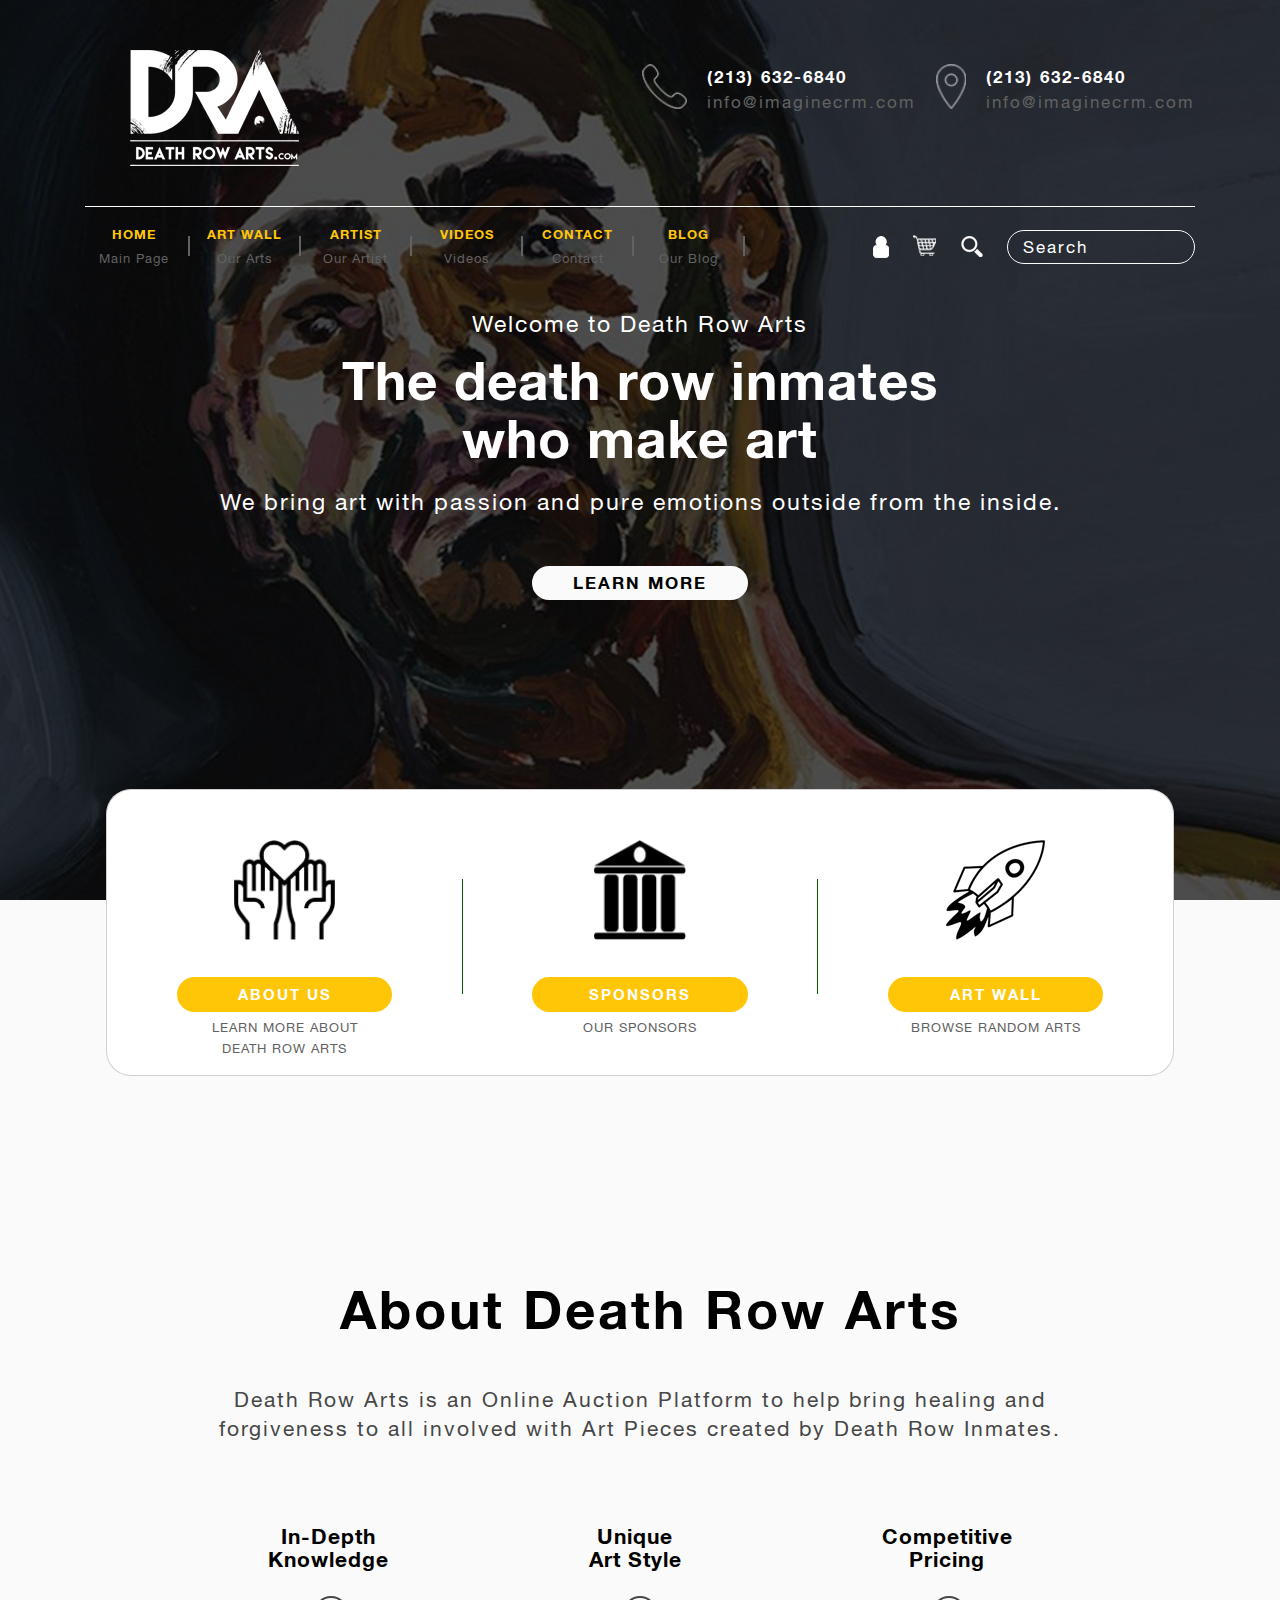
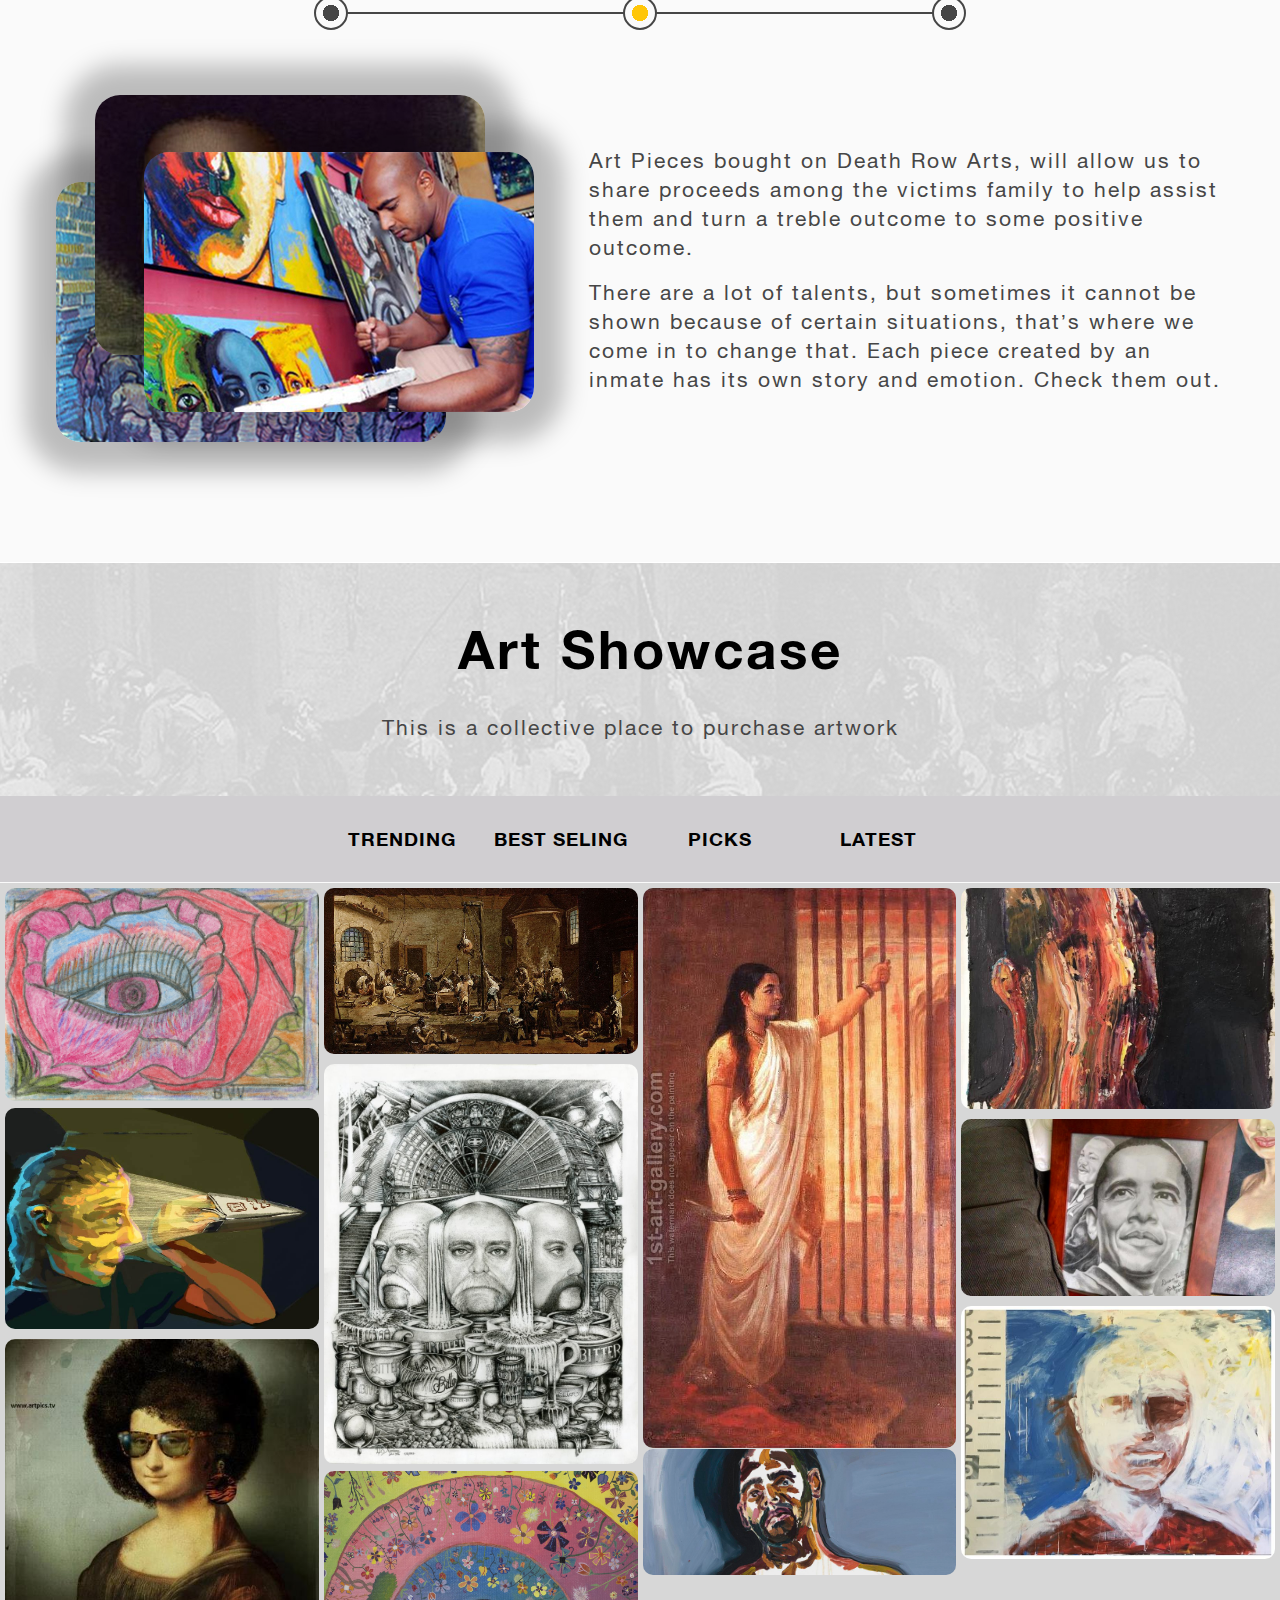
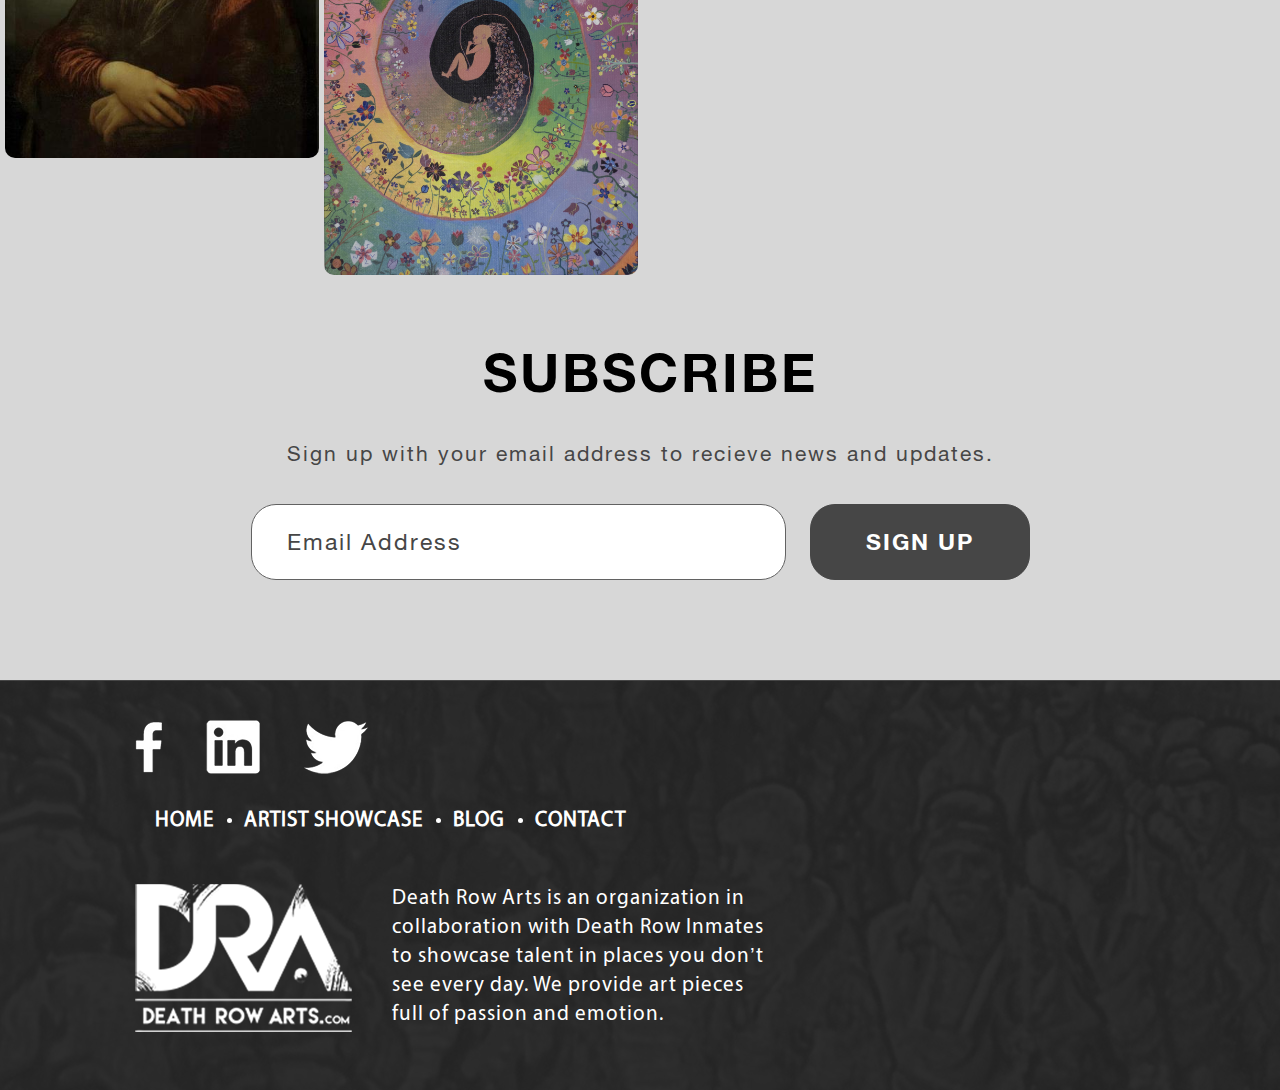
<file: index.html>
<!DOCTYPE html>
<html lang="en">
<head>
    <meta charset="utf-8">
    <meta name="viewport" content="width=device-width, initial-scale=1, shrink-to-fit=no">
    <meta name="description" content="">
    <meta name="author" content="">
    <!-- <link rel="icon" href="./favicon.ico"> -->

    <title>Home - Death Row Arts</title>

    <!-- Bootstrap CSS -->
    <link href="css/bootstrap.min.css" rel="stylesheet">

    <!-- Custom styles for this template -->
    <link href="css/main.css" rel="stylesheet">
</head>

<body>

<header class="masthead">
    <div class="container h-100 top-nav">
        <div class="row justify-content-between">
            <div class="col-md-auto">
                <div class="top-nav-logo">
                    <img src="img/DRA-logo.png" alt="DRA">
                </div>
            </div><!-- /.col-md -->
            <div class="col-md-auto top-right">
                <img src="img/phone.png" alt="phone_icon">
                <p>(213) 632-6840<br/><span class="top-right-mail">info@imaginecrm.com</span></p>
                <img src="img/location.png" alt="location_icon">
                <p>(213) 632-6840<br/><span class="top-right-mail">info@imaginecrm.com</span></p>
            </div><!-- /.col-md -->
        </div>
        <hr class="line"/>
        <div class="row justify-content-between align-items-center center">
            <div class="col-md-auto">
                <button class="top-nav_btn">
                    <img src="img/button.png" alt="button">
                </button>
                <ul class="top-nav_menu">
                    <li>
                        <a href="#">HOME</a>
                    </li>
                    <li>
                        <a href="#">ART WALL</a>
                    </li>
                    <li>
                        <a href="#">ARTIST</a>
                    </li>
                    <li>
                        <a href="#">VIDEOS</a>
                    </li>
                    <li>
                        <a href="#">CONTACT</a>
                    </li>
                    <li>
                        <a href="#">BLOG</a>
                    </li>
                </ul>
                <ul class="top-nav_menu_shell">
                    <li>
                        <p>Main Page</p>
                    </li>
                    <li>
                        <p>Our Arts</p>
                    </li>
                    <li>
                        <p>Our Artist</p>
                    </li>
                    <li>
                        <p>Videos</p>
                    </li>
                    <li>
                        <p>Contact</p>
                    </li>
                    <li>
                        <p>Our Blog</p>
                    </li>
                </ul>
            </div><!-- /.col-md -->
            <div class="col-md-auto">
                <ul class="top-nav_menu_right">
                    <li>
                        <a href="#"><img class="user" src="img/user.png" alt="user image"></a>
                    </li>
                    <li>
                        <a href="#"><img class="cart" src="img/cart.png" alt="cart image"></a>
                    </li>
                    <li>
                        <a href="#"><img class="search_icon" src="img/search.png" alt="search image"></a>
                    </li>
                    <li>
                        <input type="search" class="search" placeholder="Search">
                    </li>
                </ul>
            </div><!-- /.col-md -->
        </div><!-- /.row -->
        <div class="row align-items-center">
            <div class="col-12 text-center">
                <h1 class="welcome">Welcome to Death Row Arts</h1>
                <p class="welcome_label">The death row inmates<br/>who make art</p>
                <p class="welcome_label_low">We bring art with passion and pure emotions outside from the inside.</p>
                <a href="#" class="button">LEARN MORE</a>
            </div>
        </div>
    </div>
</header>

<div class="container-fluid">
    <!-- Frontbar -->
    <div class="row justify-content-center align-items-center">
        <div class="col-md-auto center">
            <div class="frontbar">
                <ul class="frontbar_menu">
                    <li>
                        <img src="img/charity.png" alt="charity icon">
                        <a href="#">ABOUT US</a>
                        <p>LEARN MORE ABOUT<br/>DEATH ROW ARTS</p>
                    </li>
                    <li>
                        <img src="img/patron.png" alt="patron icon">
                        <a href="#">SPONSORS</a>
                        <p>OUR SPONSORS</p>
                    </li>
                    <li>
                        <img src="img/art-wall.png" alt="art-wall icon">
                        <a href="#">ART WALL</a>
                        <p>BROWSE RANDOM ARTS</p>
                    </li>
                </ul>
            </div>
        </div><!-- /.col-md -->
    </div>
    <!-- About Death Row Arts -->
    <div class="first-box">
        <div class="row justify-content-center align-items-center">
            <div class="col-md-auto center">
                <h2>About Death Row Arts</h2>
                <p class="first-box_about">Death Row Arts is an Online Auction Platform to help bring healing and<br/>
                    forgiveness to all involved with Art Pieces created by Death Row Inmates.</p>
            </div><!-- /.col-md -->
        </div>
        <div class="row justify-content-center align-items-center">
            <div class="col-md-auto center first-box_items">
                <p>In-Depth<br/>Knowledge</p>
                <p>Unique<br/>Art Style</p>
                <p>Competitive<br/>Pricing</p>
            </div><!-- /.col-md -->
        </div>
        <div class="row justify-content-center align-items-center">
            <div class="col-md-auto center first-box_points">
                <div></div>
                <div></div>
                <div></div>
            </div><!-- /.col-md -->
        </div>
        <div class="row justify-content-center align-items-center">
            <div class="col-md-auto center">
                <hr class="first-box_line"/>
            </div><!-- /.col-md -->
        </div>
        <div class="row justify-content-center align-items-center">
            <div class="col-md-auto center first-box_image">
                <img src="img/artist1.jpg" alt="artist image">
                <img src="img/artist2.jpg" alt="artist image">
                <img src="img/artist3.jpg" alt="artist image">
            </div><!-- /.col-md -->
            <div class="col-md-auto first-box_text">
                <p>Art Pieces bought on Death Row Arts, will allow us to share proceeds among the victims family to help
                    assist them and turn a treble outcome to some positive outcome.
                <p/>
                <p>There are a lot of talents, but sometimes it cannot be shown because of certain situations, that’s
                    where we come in to change that. Each piece created by an inmate has its own story and emotion.
                    Check them out.
                <p/>
            </div><!-- /.col-md -->
        </div>
    </div>
    <!-- Art Showcase -->
    <div class="row justify-content-center align-items-center second-box">
        <div class="col-md-auto center">
            <h2>Art Showcase</h2>
            <p class="second-box_about">This is a collective place to purchase artwork</p>
        </div><!-- /.col-md -->
    </div>
    <div class="row justify-content-center align-items-center second-box_menu">
        <div class="col-md-auto center">
            <ul class="second-box_menu">
                <li>
                    <a href="#">TRENDING</a>
                </li>
                <li>
                    <a href="#">BEST SELING</a>
                </li>
                <li>
                    <a href="#">PICKS</a>
                </li>
                <li>
                    <a href="#">LATEST</a>
                </li>
            </ul>
        </div><!-- /.col-md -->
    </div>
</div><!-- /.container -->
<div class="container-fluid grid-cont-main">
    <div class="grid">
        <div class="grid_content">
            <div class="grid_item">
                <img src="img/artist_gallery_1.jpg" class="img-fluid" alt="Image from artist gallery">
            </div>
            <div class="grid_item">
                <img src="img/artist_gallery_2.jpg" class="img-fluid" alt="Image from artist gallery">
            </div>
            <div class="grid_item">
                <img src="img/artist_gallery_3.jpg" class="img-fluid" alt="Image from artist gallery">
            </div>
            <div class="grid_item">
                <img src="img/artist_gallery_4.jpg" class="img-fluid" alt="Image from artist gallery">
            </div>
            <div class="grid_item">
                <img src="img/artist_gallery_5.jpg" class="img-fluid" alt="Image from artist gallery">
            </div>
            <div class="grid_item">
                <img src="img/artist_gallery_6.jpg" class="img-fluid" alt="Image from artist gallery">
            </div>
            <div class="grid_item">
                <img src="img/artist_gallery_7.jpg" class="img-fluid" alt="Image from artist gallery">
            </div>
            <div class="grid_item">
                <img src="img/artist_gallery_8.jpg" class="img-fluid" alt="Image from artist gallery">
            </div>
            <div class="grid_item">
                <img src="img/artist_gallery_9.jpg" class="img-fluid" alt="Image from artist gallery">
            </div>
            <div class="grid_item">
                <img src="img/artist_gallery_10.jpg" class="img-fluid" alt="Image from artist gallery">
            </div>
            <div class="grid_item">
                <img src="img/artist_gallery_11.jpg" class="img-fluid" alt="Image from artist gallery">
            </div>
        </div>
    </div>
</div><!-- /.container grid -->
<div class="container-fluid">
    <div class="row justify-content-center align-items-center subscribe">
        <div class="col-md-auto center">
            <h2>SUBSCRIBE</h2>
            <p class="subscribe_about">Sign up with your email address to recieve news and updates.</p>
        </div><!-- /.col-md -->
    </div>
    <div class="row justify-content-center align-items-center subscribe_box">
        <div class="col-md-auto">
            <input type="email" class="email" placeholder="Email Address">
            <a href="#" class="subscribe_box_btn">SIGN UP</a>
        </div><!-- /.col-md -->
    </div>

</div><!-- /.container -->

<footer class="footer">
    <div class="container-fluid">
        <div class="row justify-content-between align-items-center">
            <div class="col-md-auto footer-left">
                <a href="#"><img src="img/fb.png" alt="facebook icon"></a>
                <a href="#"><img src="img/in.png" alt="linkedin_icon"></a>
                <a href="#"><img src="img/twitter.png" alt="twitter_icon"></a>
                <ul class="footer-left-menu">
                    <li>
                        <a href="#">HOME</a>
                    </li>
                    <li>
                        <a href="#">ARTIST SHOWCASE</a>
                    </li>
                    <li>
                        <a href="#">BLOG</a>
                    </li>
                    <li>
                        <a href="#">CONTACT</a>
                    </li>
                </ul>
            </div><!-- /.col-md -->
            <div class="col-md-auto footer-right">
                <img src="img/DRA-logoFooter.png" alt="DRA">
                <p>Death Row Arts is an organization in<br/>
                    collaboration with Death Row Inmates<br/>
                    to showcase talent in places you don’t<br/>
                    see every day. We provide art pieces<br/>
                    full of passion and emotion.</p>
            </div><!-- /.col-md -->
        </div>
    </div><!-- /.container -->
</footer>

<script src="js/jquery-3.3.1.slim.min.js"></script>
<script src="js/bootstrap.bundle.min.js"></script>
<script src="js/main.js"></script>
</body>
</html>
</file>
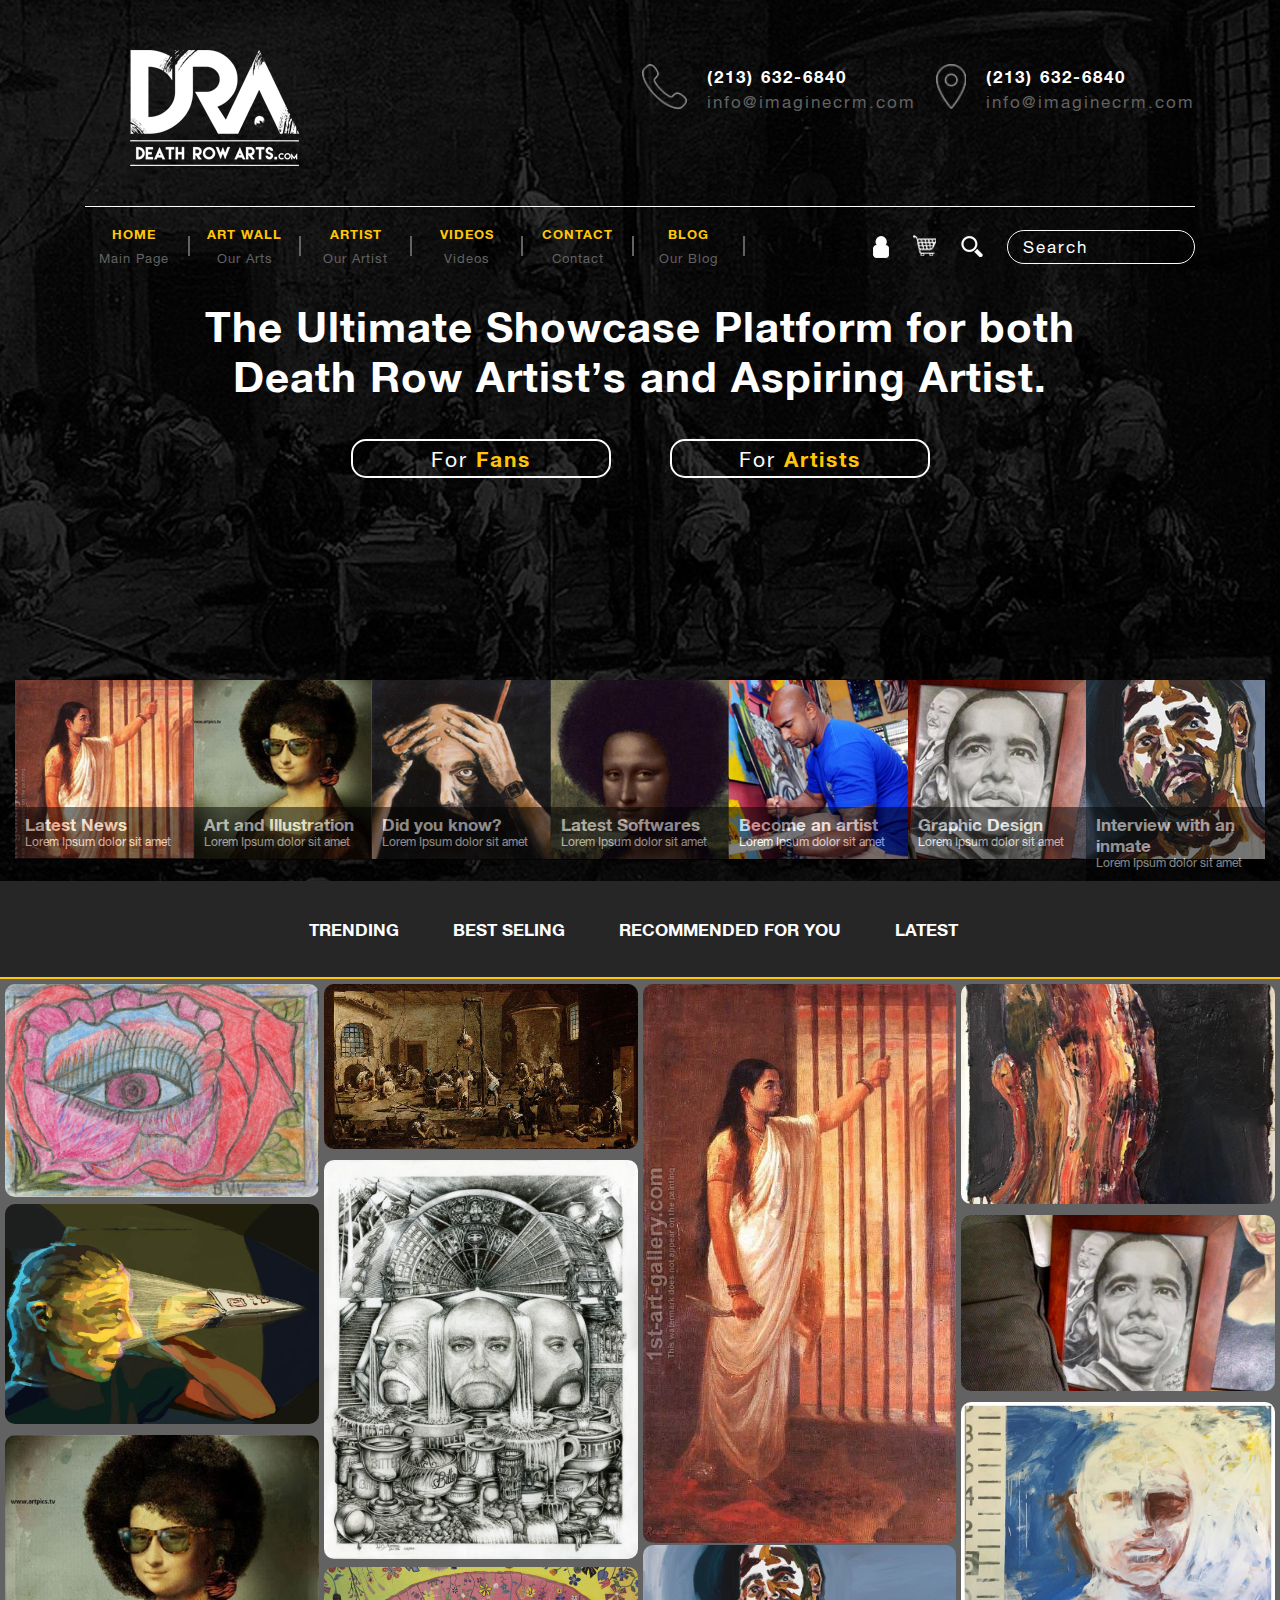
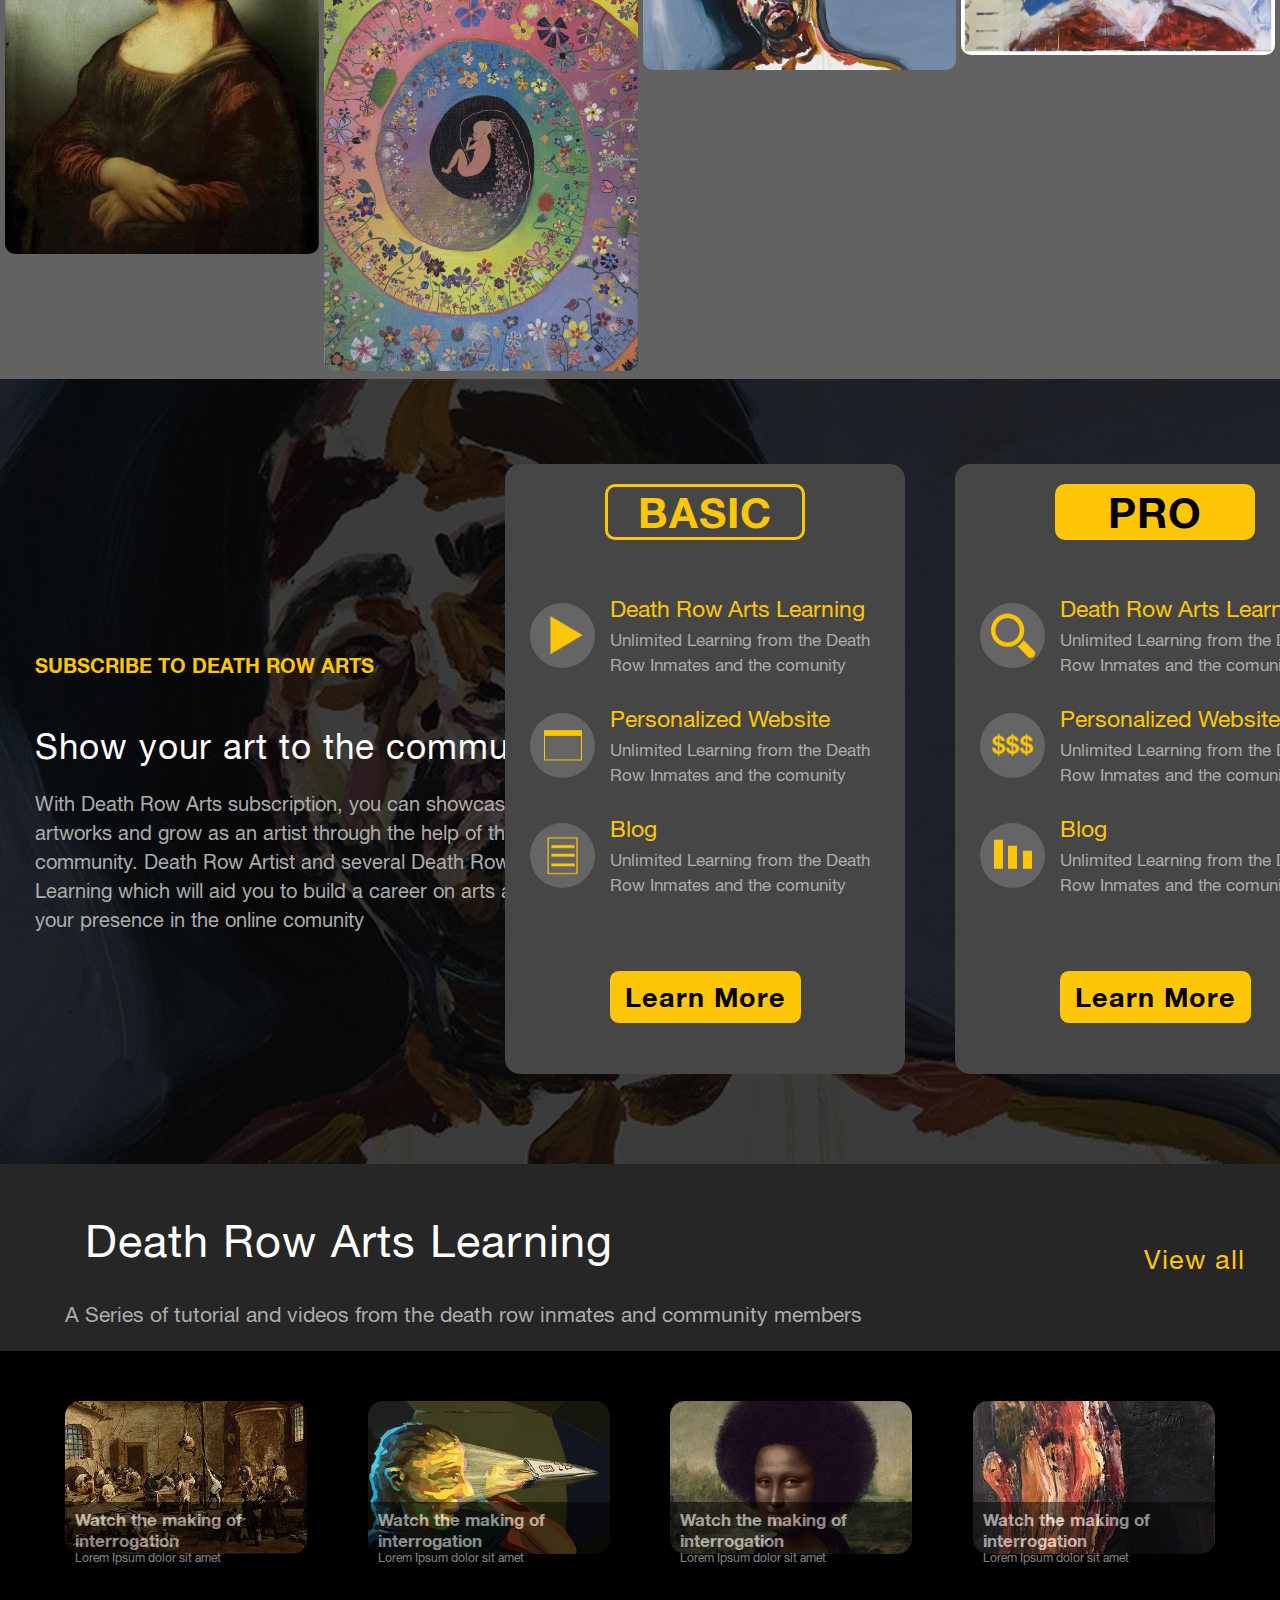
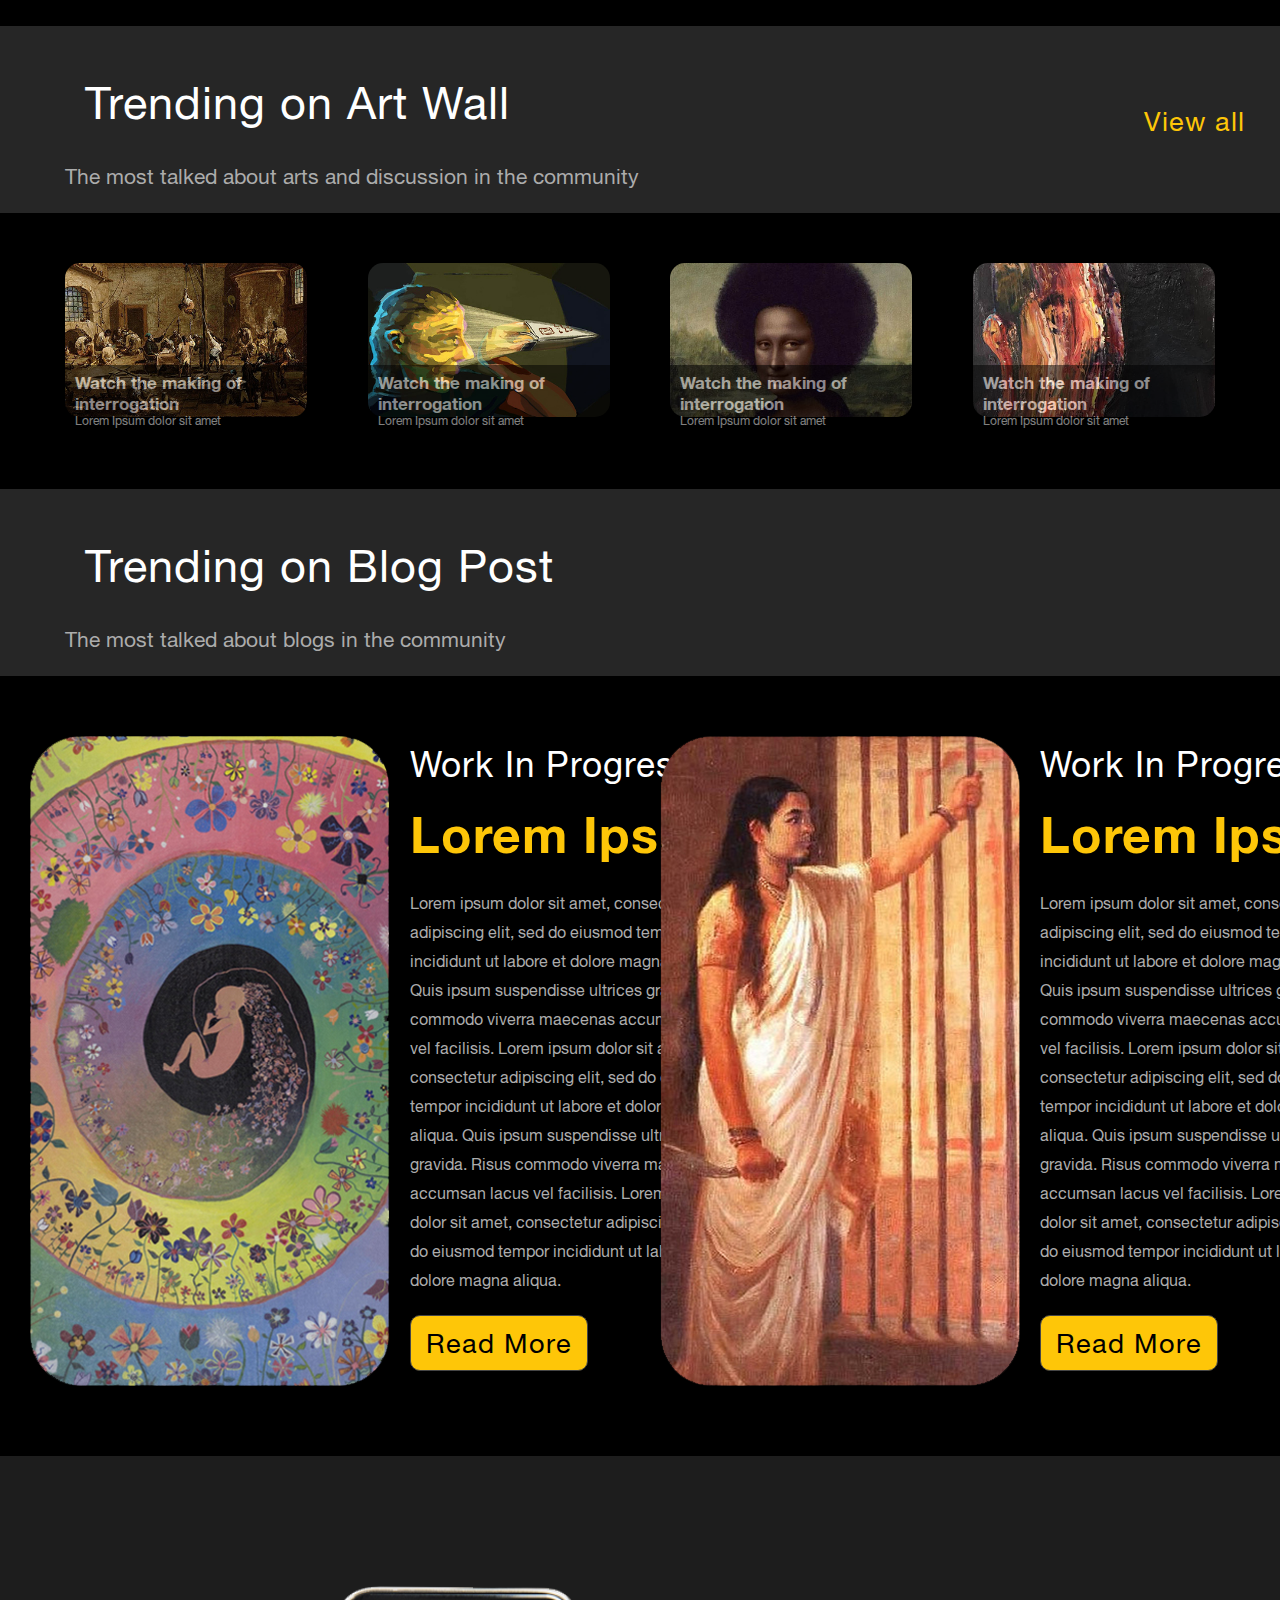
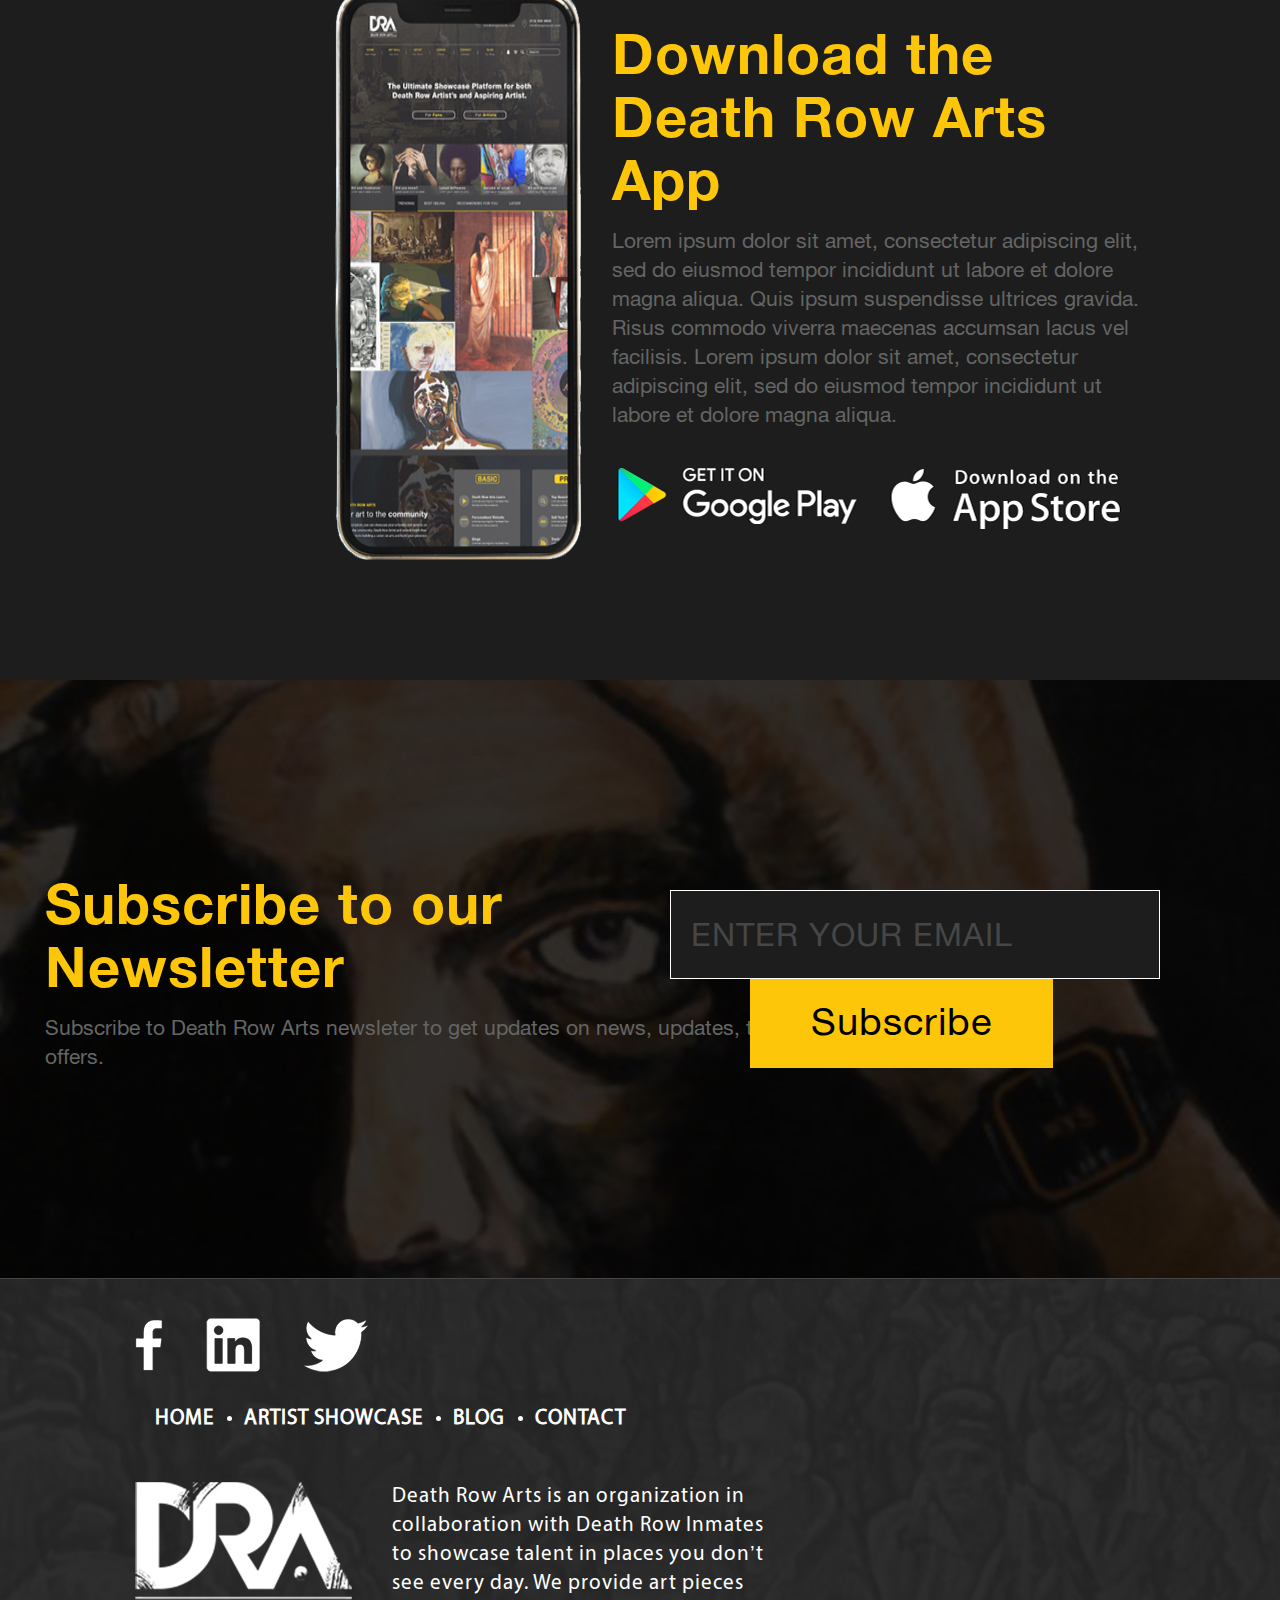
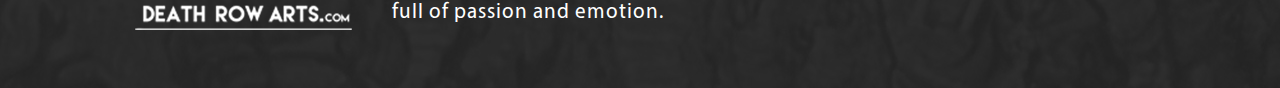
<file: art_wall.html>
<!DOCTYPE html>
<html lang="en">
<head>
    <meta charset="utf-8">
    <meta name="viewport" content="width=device-width, initial-scale=1, shrink-to-fit=no">
    <meta name="description" content="">
    <meta name="author" content="">
    <!-- <link rel="icon" href="./favicon.ico"> -->

    <title>Art wall - Death Row Arts</title>

    <!-- Bootstrap CSS -->
    <link href="css/bootstrap.min.css" rel="stylesheet">

    <!-- Custom styles for this template -->
    <link href="css/main.css" rel="stylesheet">
</head>

<body>

<header class="masthead-profile">
    <div class="container h-100 top-nav">
        <div class="row justify-content-between">
            <div class="col-md-auto">
                <div class="top-nav-logo">
                    <img src="img/DRA-logo.png" alt="DRA">
                </div>
            </div><!-- /.col-md -->
            <div class="col-md-auto top-right">
                <img src="img/phone.png" alt="phone_icon">
                <p>(213) 632-6840<br/><span class="top-right-mail">info@imaginecrm.com</span></p>
                <img src="img/location.png" alt="location_icon">
                <p>(213) 632-6840<br/><span class="top-right-mail">info@imaginecrm.com</span></p>
            </div><!-- /.col-md -->
        </div>
        <hr class="line"/>
        <div class="row justify-content-between align-items-center center">
            <div class="col-md-auto">
                <button class="top-nav_btn">
                    <img src="img/button.png" alt="button">
                </button>
                <ul class="top-nav_menu">
                    <li>
                        <a href="#">HOME</a>
                    </li>
                    <li>
                        <a href="#">ART WALL</a>
                    </li>
                    <li>
                        <a href="#">ARTIST</a>
                    </li>
                    <li>
                        <a href="#">VIDEOS</a>
                    </li>
                    <li>
                        <a href="#">CONTACT</a>
                    </li>
                    <li>
                        <a href="#">BLOG</a>
                    </li>
                </ul>
                <ul class="top-nav_menu_shell">
                    <li>
                        <p>Main Page</p>
                    </li>
                    <li>
                        <p>Our Arts</p>
                    </li>
                    <li>
                        <p>Our Artist</p>
                    </li>
                    <li>
                        <p>Videos</p>
                    </li>
                    <li>
                        <p>Contact</p>
                    </li>
                    <li>
                        <p>Our Blog</p>
                    </li>
                </ul>
            </div><!-- /.col-md -->
            <div class="col-md-auto">
                <ul class="top-nav_menu_right">
                    <li>
                        <a href="#"><img class="user" src="img/user.png" alt="user image"></a>
                    </li>
                    <li>
                        <a href="#"><img class="cart" src="img/cart.png" alt="cart image"></a>
                    </li>
                    <li>
                        <a href="#"><img class="search_icon" src="img/search.png" alt="search image"></a>
                    </li>
                    <li>
                        <input type="search" class="search" placeholder="Search">
                    </li>
                </ul>
            </div><!-- /.col-md -->
        </div><!-- /.row -->
        <div class="row justify-content-center align-items-center ">
            <div class="col-md-auto center art-wall_top">
                <h1>The Ultimate Showcase Platform for both<br/>
                    Death Row Artist’s and Aspiring Artist.</h1>
                <a href="#" class="art-wall_top_button">For <span class="art-wall_top_button_span">Fans</span></a>
                <a href="#" class="art-wall_top_button">For <span class="art-wall_top_button_span">Artists</span></a>
            </div>
        </div><!-- /.row -->
    </div>
</header>
<div class="container-fluid art-wall_top_imgs">
    <div class="row justify-content-center align-items-center">
        <div class="col-md-12 art-wall_top_imgs_row">
            <div class="art-wall_top_imgs_row_item">
                <a href="#"><img src="img/art-wall/art_wall_top1.jpg" class="img-fluid" alt="Image from Art Wall news"></a>
                <div class="art-wall_top_imgs_row_item_text">
                    <p>Latest News</p>
                    <p>Lorem Ipsum dolor sit amet</p>
                </div>
            </div>
            <div class="art-wall_top_imgs_row_item">
                <a href="#"><img src="img/art-wall/art_wall_top2.jpg" class="img-fluid" alt="Image from Art Wall news"></a>
                <div class="art-wall_top_imgs_row_item_text">
                    <p>Art and Illustration</p>
                    <p>Lorem Ipsum dolor sit amet</p>
                </div>
            </div>
            <div class="art-wall_top_imgs_row_item">
                <a href="#"><img src="img/art-wall/art_wall_top3.jpg" class="img-fluid" alt="Image from Art Wall news"></a>
                <div class="art-wall_top_imgs_row_item_text">
                    <p>Did you know?</p>
                    <p>Lorem Ipsum dolor sit amet</p>
                </div>
            </div>
            <div class="art-wall_top_imgs_row_item">
                <a href="#"><img src="img/art-wall/art_wall_top4.jpg" class="img-fluid" alt="Image from Art Wall news"></a>
                <div class="art-wall_top_imgs_row_item_text">
                    <p>Latest Softwares</p>
                    <p>Lorem Ipsum dolor sit amet</p>
                </div>
            </div>
            <div class="art-wall_top_imgs_row_item">
                <a href="#"><img src="img/art-wall/art_wall_top5.jpg" class="img-fluid" alt="Image from Art Wall news"></a>
                <div class="art-wall_top_imgs_row_item_text">
                    <p>Become an artist</p>
                    <p>Lorem Ipsum dolor sit amet</p>
                </div>
            </div>
            <div class="art-wall_top_imgs_row_item">
                <a href="#"><img src="img/art-wall/art_wall_top6.jpg" class="img-fluid" alt="Image from Art Wall news"></a>
                <div class="art-wall_top_imgs_row_item_text">
                    <p>Graphic Design</p>
                    <p>Lorem Ipsum dolor sit amet</p>
                </div>
            </div>
            <div class="art-wall_top_imgs_row_item">
                <a href="#"><img src="img/art-wall/art_wall_top7.jpg" class="img-fluid" alt="Image from Art Wall news"></a>
                <div class="art-wall_top_imgs_row_item_text">
                    <p>Interview with an inmate</p>
                    <p>Lorem Ipsum dolor sit amet</p>
                </div>
            </div>
        </div>
    </div><!-- /.row -->
</div>
<div class="container-fluid">
    <!-- Art-wall_menu -->
    <div class="row justify-content-center align-items-center art-wall_menu_bg">
        <div class="col-md-auto">
            <ul class="art-wall_menu">
                <li>
                    <a href="#">TRENDING</a>
                </li>
                <li>
                    <a href="#">BEST SELING</a>
                </li>
                <li>
                    <a href="#">RECOMMENDED FOR YOU</a>
                </li>
                <li>
                    <a href="#">LATEST</a>
                </li>
            </ul>
        </div>
    </div><!-- /.row -->
</div>
<!-- Gallery artist profile -->
<div class="container-fluid grid-cont">
    <div class="grid">
        <div class="grid_content">
            <div class="grid_item">
                <img src="img/artist_gallery_1.jpg" class="img-fluid" alt="Image from artist gallery">
            </div>
            <div class="grid_item">
                <img src="img/artist_gallery_2.jpg" class="img-fluid" alt="Image from artist gallery">
            </div>
            <div class="grid_item">
                <img src="img/artist_gallery_3.jpg" class="img-fluid" alt="Image from artist gallery">
            </div>
            <div class="grid_item">
                <img src="img/artist_gallery_4.jpg" class="img-fluid" alt="Image from artist gallery">
            </div>
            <div class="grid_item">
                <img src="img/artist_gallery_5.jpg" class="img-fluid" alt="Image from artist gallery">
            </div>
            <div class="grid_item">
                <img src="img/artist_gallery_6.jpg" class="img-fluid" alt="Image from artist gallery">
            </div>
            <div class="grid_item">
                <img src="img/artist_gallery_7.jpg" class="img-fluid" alt="Image from artist gallery">
            </div>
            <div class="grid_item">
                <img src="img/artist_gallery_8.jpg" class="img-fluid" alt="Image from artist gallery">
            </div>
            <div class="grid_item">
                <img src="img/artist_gallery_9.jpg" class="img-fluid" alt="Image from artist gallery">
            </div>
            <div class="grid_item">
                <img src="img/artist_gallery_10.jpg" class="img-fluid" alt="Image from artist gallery">
            </div>
            <div class="grid_item">
                <img src="img/artist_gallery_11.jpg" class="img-fluid" alt="Image from artist gallery">
            </div>
        </div>
    </div>
</div><!-- /.container grid -->
<div class="container-fluid">
    <!-- Tarifs - first block -->
    <div class="row align-items-center art-wall-firstbox">
        <div class="col-xl-6 col-lg-12">
            <p class="first">SUBSCRIBE TO DEATH ROW ARTS</p>
            <p class="second">Show your art to the community</p>
            <p class="third">With Death Row Arts subscription, you can showcase your<br/>
                artworks and grow as an artist through the help of the<br/>
                community. Death Row Artist and several Death Row Arts<br/>
                Learning which will aid you to build a career on arts and build<br/>
                your presence in the online comunity
            </p>
        </div>
        <div class="col-xl-6 col-lg-12 center art-wall-firstbox-items">
            <div class="art-wall-firstbox-items-first">
                <div class="art-wall-firstbox-item-title">
                    <p>BASIC</p>
                </div>
                <div class="art-wall-firstbox-items-first-row">
                    <div class="art-wall-firstbox-items-first-row-img">
                        <img src="img/art-wall/ArtWall_first-box_1.png" class="img-fluid" alt="item icon">
                    </div>
                    <div>
                        <p>Death Row Arts Learning</p>
                        <p>Unlimited Learning from the Death<br/>
                            Row Inmates and the comunity</p>
                    </div>
                </div>
                <div class="art-wall-firstbox-items-first-row">
                    <div class="art-wall-firstbox-items-first-row-img">
                        <img src="img/art-wall/ArtWall_first-box_2.png" class="img-fluid" alt="item icon">
                    </div>
                    <div>
                        <p>Personalized Website</p>
                        <p>Unlimited Learning from the Death<br/>
                            Row Inmates and the comunity</p>
                    </div>
                </div>
                <div class="art-wall-firstbox-items-first-row">
                    <div class="art-wall-firstbox-items-first-row-img">
                        <img src="img/art-wall/ArtWall_first-box_3.png" class="img-fluid" alt="item icon">
                    </div>
                    <div>
                        <p>Blog</p>
                        <p>Unlimited Learning from the Death<br/>
                            Row Inmates and the comunity</p>
                    </div>
                </div>
                <a href="#" class="art-wall-firstbox-button">Learn More</a>
            </div>
            <div class="art-wall-firstbox-items-second">
                <div class="art-wall-secondbox-item-title">
                    <p>PRO</p>
                </div>
                <div class="art-wall-firstbox-items-first-row">
                    <div class="art-wall-firstbox-items-first-row-img">
                        <img src="img/art-wall/ArtWall_first-box_4.png" class="img-fluid" alt="item icon">
                    </div>
                    <div>
                        <p>Death Row Arts Learning</p>
                        <p>Unlimited Learning from the Death<br/>
                            Row Inmates and the comunity</p>
                    </div>
                </div>
                <div class="art-wall-firstbox-items-first-row">
                    <div class="art-wall-firstbox-items-first-row-img">
                        <img src="img/art-wall/ArtWall_first-box_5.png" class="img-fluid" alt="item icon">
                    </div>
                    <div>
                        <p>Personalized Website</p>
                        <p>Unlimited Learning from the Death<br/>
                            Row Inmates and the comunity</p>
                    </div>
                </div>
                <div class="art-wall-firstbox-items-first-row">
                    <div class="art-wall-firstbox-items-first-row-img">
                        <img src="img/art-wall/ArtWall_first-box_6.png" class="img-fluid" alt="item icon">
                    </div>
                    <div>
                        <p>Blog</p>
                        <p>Unlimited Learning from the Death<br/>
                            Row Inmates and the comunity</p>
                    </div>
                </div>
                <a href="#" class="art-wall-firstbox-button">Learn More</a>
            </div>
        </div>
    </div><!-- Tarifs - first block -->
    <!-- Second block -->
    <div class="row justify-content-between align-items-center art-wall-secondBox">
        <div class="col-md-auto">
            <h2>Death Row Arts Learning</h2>
            <p>A Series of tutorial and videos from the death row inmates and community members</p>
        </div>
        <div class="col-md-auto art-wall-secondBox-txtSecond">
            <a href="#">View all</a>
        </div>
    </div>
    <div class="row justify-content-center align-items-center art-wall-secondBox-img">
        <div class="col-md-12 art-wall_top_imgs_row">
            <div class="art-wall_top_imgs_row_item art-wall-midImg">
                <a href="#"><img src="img/art-wall/art_wall_mid1.jpg" class="img-fluid"
                                 alt="Image from Death Row Arts Learning"></a>
                <div class="art-wall_top_imgs_row_item_text">
                    <p>Watch the making of interrogation</p>
                    <p>Lorem Ipsum dolor sit amet</p>
                </div>
            </div>
            <div class="art-wall_top_imgs_row_item art-wall-midImg">
                <a href="#"><img src="img/art-wall/art_wall_mid2.jpg" class="img-fluid"
                                 alt="Image from Death Row Arts Learning"></a>
                <div class="art-wall_top_imgs_row_item_text">
                    <p>Watch the making of interrogation</p>
                    <p>Lorem Ipsum dolor sit amet</p>
                </div>
            </div>
            <div class="art-wall_top_imgs_row_item art-wall-midImg">
                <a href="#"><img src="img/art-wall/art_wall_mid3.jpg" class="img-fluid"
                                 alt="Image from Death Row Arts Learning"></a>
                <div class="art-wall_top_imgs_row_item_text">
                    <p>Watch the making of interrogation</p>
                    <p>Lorem Ipsum dolor sit amet</p>
                </div>
            </div>
            <div class="art-wall_top_imgs_row_item art-wall-midImg">
                <a href="#"><img src="img/art-wall/art_wall_mid4.jpg" class="img-fluid"
                                 alt="Image from Death Row Arts Learning"></a>
                <div class="art-wall_top_imgs_row_item_text">
                    <p>Watch the making of interrogation</p>
                    <p>Lorem Ipsum dolor sit amet</p>
                </div>
            </div>
        </div>
    </div><!-- /.row -->
    <div class="row justify-content-between align-items-center art-wall-secondBox">
        <div class="col-md-auto">
            <h2>Trending on Art Wall</h2>
            <p>The most talked about arts and discussion in the community</p>
        </div>
        <div class="col-md-auto art-wall-secondBox-txtSecond">
            <a href="#">View all</a>
        </div>
    </div>
    <div class="row justify-content-center align-items-center art-wall-secondBox-img">
        <div class="col-md-12 art-wall_top_imgs_row">
            <div class="art-wall_top_imgs_row_item art-wall-midImg">
                <a href="#"><img src="img/art-wall/art_wall_mid1.jpg" class="img-fluid"
                                 alt="Image from Trending on Art Wall"></a>
                <div class="art-wall_top_imgs_row_item_text">
                    <p>Watch the making of interrogation</p>
                    <p>Lorem Ipsum dolor sit amet</p>
                </div>
            </div>
            <div class="art-wall_top_imgs_row_item art-wall-midImg">
                <a href="#"><img src="img/art-wall/art_wall_mid2.jpg" class="img-fluid"
                                 alt="Image from Trending on Art Wall"></a>
                <div class="art-wall_top_imgs_row_item_text">
                    <p>Watch the making of interrogation</p>
                    <p>Lorem Ipsum dolor sit amet</p>
                </div>
            </div>
            <div class="art-wall_top_imgs_row_item art-wall-midImg">
                <a href="#"><img src="img/art-wall/art_wall_mid3.jpg" class="img-fluid"
                                 alt="Image from Trending on Art Wall"></a>
                <div class="art-wall_top_imgs_row_item_text">
                    <p>Watch the making of interrogation</p>
                    <p>Lorem Ipsum dolor sit amet</p>
                </div>
            </div>
            <div class="art-wall_top_imgs_row_item art-wall-midImg">
                <a href="#"><img src="img/art-wall/art_wall_mid4.jpg" class="img-fluid"
                                 alt="Image from Trending on Art Wall"></a>
                <div class="art-wall_top_imgs_row_item_text">
                    <p>Watch the making of interrogation</p>
                    <p>Lorem Ipsum dolor sit amet</p>
                </div>
            </div>
        </div>
    </div><!-- /.row -->
    <div class="row align-items-center art-wall-secondBox">
        <div class="col-md-12">
            <h2>Trending on Blog Post</h2>
            <p>The most talked about blogs in the community</p>
        </div>
    </div>
    <!-- Third block -->
    <div class="row justify-content-center align-items-center art-wall-thirdBox">
        <div class="col-xl-6 col-lg-12 flex">
            <img src="img/art-wall/art-wall-ThirdBox1.png" class="img-fluid" alt="Image from Trending on Blog Post">
            <div>
                <p>Work In Progress</p>
                <p>Lorem Ipsum</p>
                <p>Lorem ipsum dolor sit amet, consectetur adipiscing elit, sed do eiusmod tempor incididunt ut labore
                    et dolore magna aliqua. Quis ipsum suspendisse ultrices gravida. Risus commodo viverra maecenas
                    accumsan lacus vel facilisis. Lorem ipsum dolor sit amet, consectetur adipiscing elit, sed do
                    eiusmod tempor incididunt ut labore et dolore magna aliqua. Quis ipsum suspendisse ultrices gravida.
                    Risus commodo viverra maecenas accumsan lacus vel facilisis. Lorem ipsum dolor sit amet, consectetur
                    adipiscing elit, sed do eiusmod tempor incididunt ut labore et dolore magna aliqua. </p>
                <a href="#" class="art-wall-thirdBox-button">Read More</a>
            </div>
        </div>
        <div class="col-xl-6 col-lg-12 flex">
            <img src="img/art-wall/art-wall-ThirdBox2.png" class="img-fluid" alt="Image from Trending on Blog Post">
            <div>
                <p>Work In Progress</p>
                <p>Lorem Ipsum</p>
                <p>Lorem ipsum dolor sit amet, consectetur adipiscing elit, sed do eiusmod tempor incididunt ut labore
                    et dolore magna aliqua. Quis ipsum suspendisse ultrices gravida. Risus commodo viverra maecenas
                    accumsan lacus vel facilisis. Lorem ipsum dolor sit amet, consectetur adipiscing elit, sed do
                    eiusmod tempor incididunt ut labore et dolore magna aliqua. Quis ipsum suspendisse ultrices gravida.
                    Risus commodo viverra maecenas accumsan lacus vel facilisis. Lorem ipsum dolor sit amet, consectetur
                    adipiscing elit, sed do eiusmod tempor incididunt ut labore et dolore magna aliqua. </p>
                <a href="#" class="art-wall-thirdBox-button">Read More</a>
            </div>
        </div>
    </div><!-- /.row -->
    <!-- Fourth block -->
    <div class="row justify-content-center align-items-center art-wall-forthBox">
        <div class="col-md-6 flex">
            <img src="img/art-wall/art-wall-FourthBox.png" class="img-fluid" alt="Image of phone">
            <div>
                <p>Download the<br/>
                    Death Row Arts App</p>
                <p>Lorem ipsum dolor sit amet, consectetur adipiscing elit, sed do eiusmod tempor incididunt ut labore
                    et dolore magna aliqua. Quis ipsum suspendisse ultrices gravida. Risus commodo viverra maecenas
                    accumsan lacus vel facilisis. Lorem ipsum dolor sit amet, consectetur adipiscing elit, sed do
                    eiusmod tempor incididunt ut labore et dolore magna aliqua.</p>
                <img class="art-wall-forthBox-img img-fluid" src="img/art-wall/art-wall-FourthBox1.png" alt="GooglePlay and AppStore icons">
            </div>
        </div>
    </div><!-- /.row -->
    <!-- Subscribe block -->
    <div class="row justify-content-center align-items-center art-wall-subscribe">
        <div class="col-md-6">
            <p>Subscribe to our Newsletter</p>
            <p>Subscribe to Death Row Arts newsleter to get updates on news, updates, tips and offers.</p>
        </div>
        <div class="col-md-6">
            <input type="email" class="email" placeholder="ENTER YOUR EMAIL" />
            <a href="#" class="art-wall-subscribe_btn">Subscribe</a>
        </div>
    </div><!-- /.row -->
</div><!-- /.container -->

<footer class="footer">
    <div class="container-fluid">
        <div class="row justify-content-between align-items-center">
            <div class="col-md-auto footer-left">
                <a href="#"><img src="img/fb.png" alt="facebook icon"></a>
                <a href="#"><img src="img/in.png" alt="linkedin_icon"></a>
                <a href="#"><img src="img/twitter.png" alt="twitter_icon"></a>
                <ul class="footer-left-menu">
                    <li>
                        <a href="#">HOME</a>
                    </li>
                    <li>
                        <a href="#">ARTIST SHOWCASE</a>
                    </li>
                    <li>
                        <a href="#">BLOG</a>
                    </li>
                    <li>
                        <a href="#">CONTACT</a>
                    </li>
                </ul>
            </div><!-- /.col-md -->
            <div class="col-md-auto footer-right">
                <img src="img/DRA-logoFooter.png" alt="DRA">
                <p>Death Row Arts is an organization in<br/>
                    collaboration with Death Row Inmates<br/>
                    to showcase talent in places you don’t<br/>
                    see every day. We provide art pieces<br/>
                    full of passion and emotion.</p>
            </div><!-- /.col-md -->
        </div>
    </div><!-- /.container -->
</footer>

<script src="js/jquery-3.3.1.slim.min.js"></script>
<script src="js/bootstrap.bundle.min.js"></script>
<script src="js/main.js"></script>
</body>
</html>
</file>
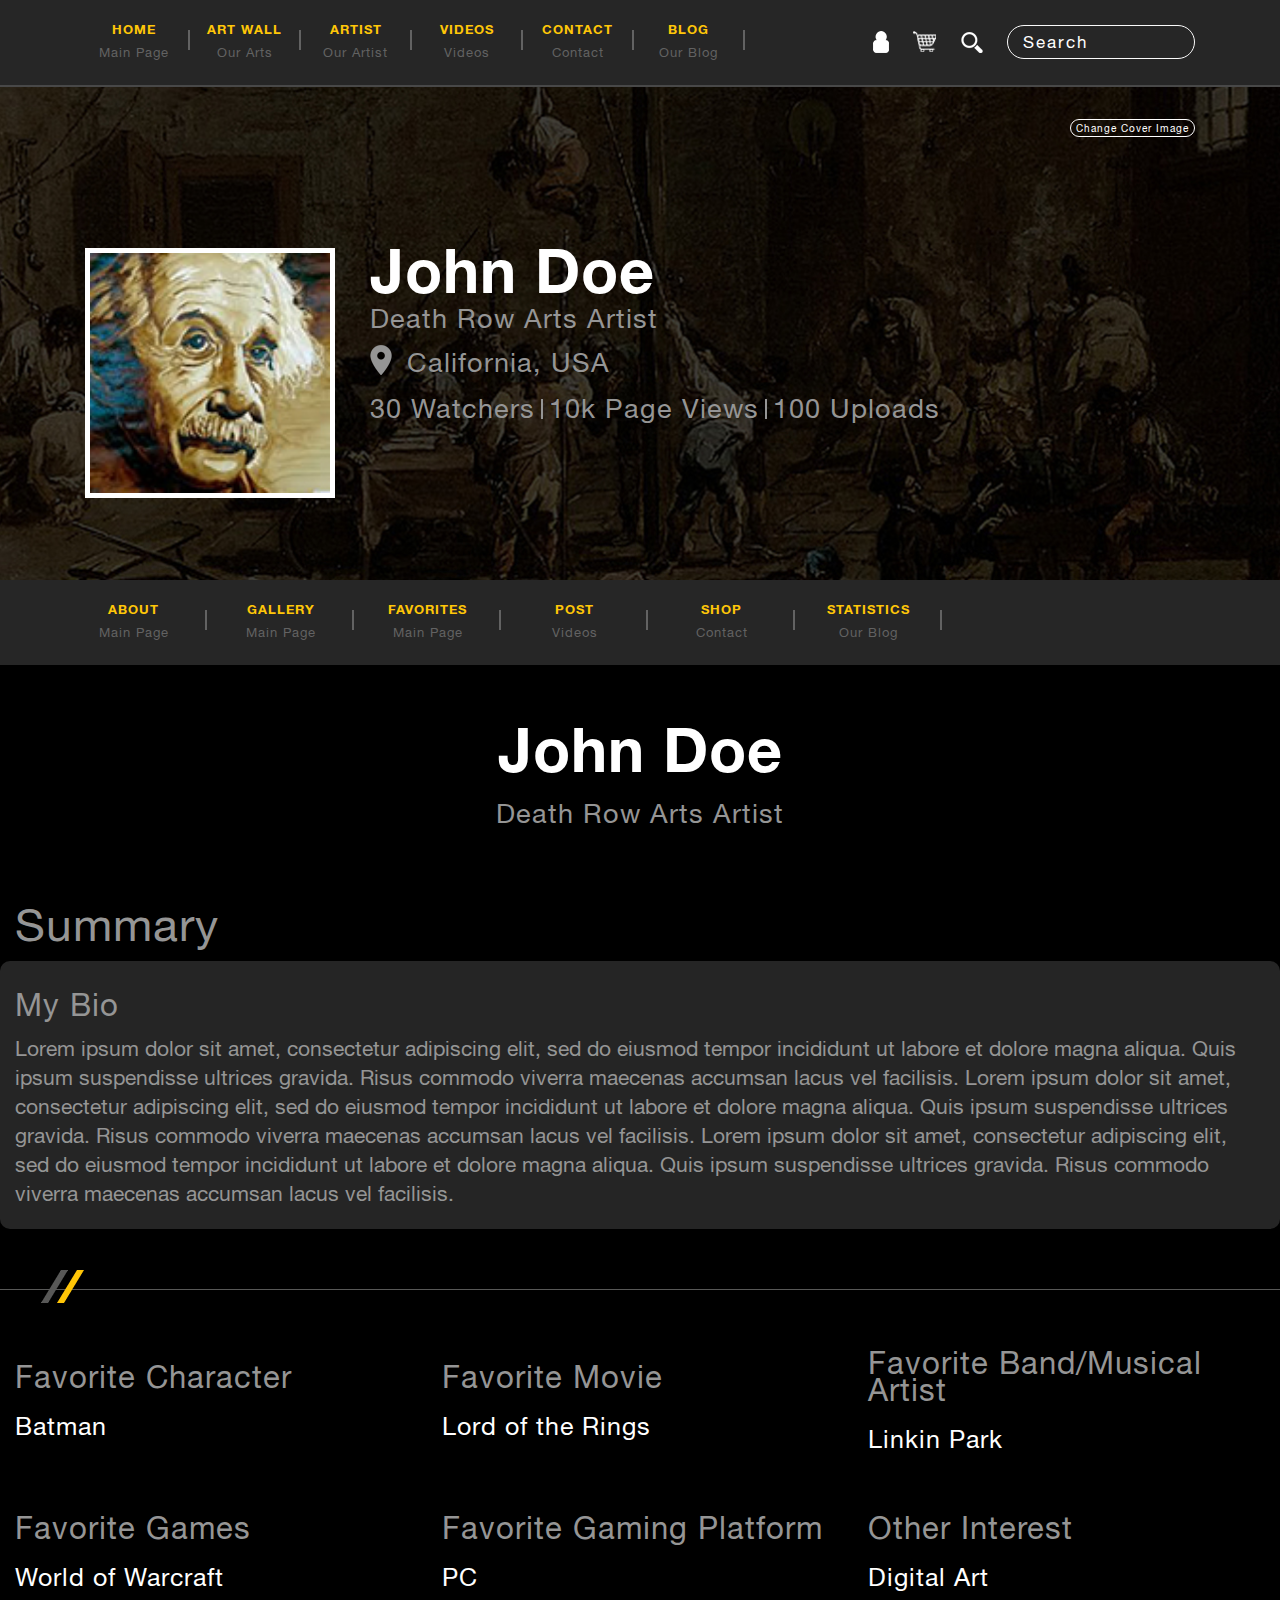
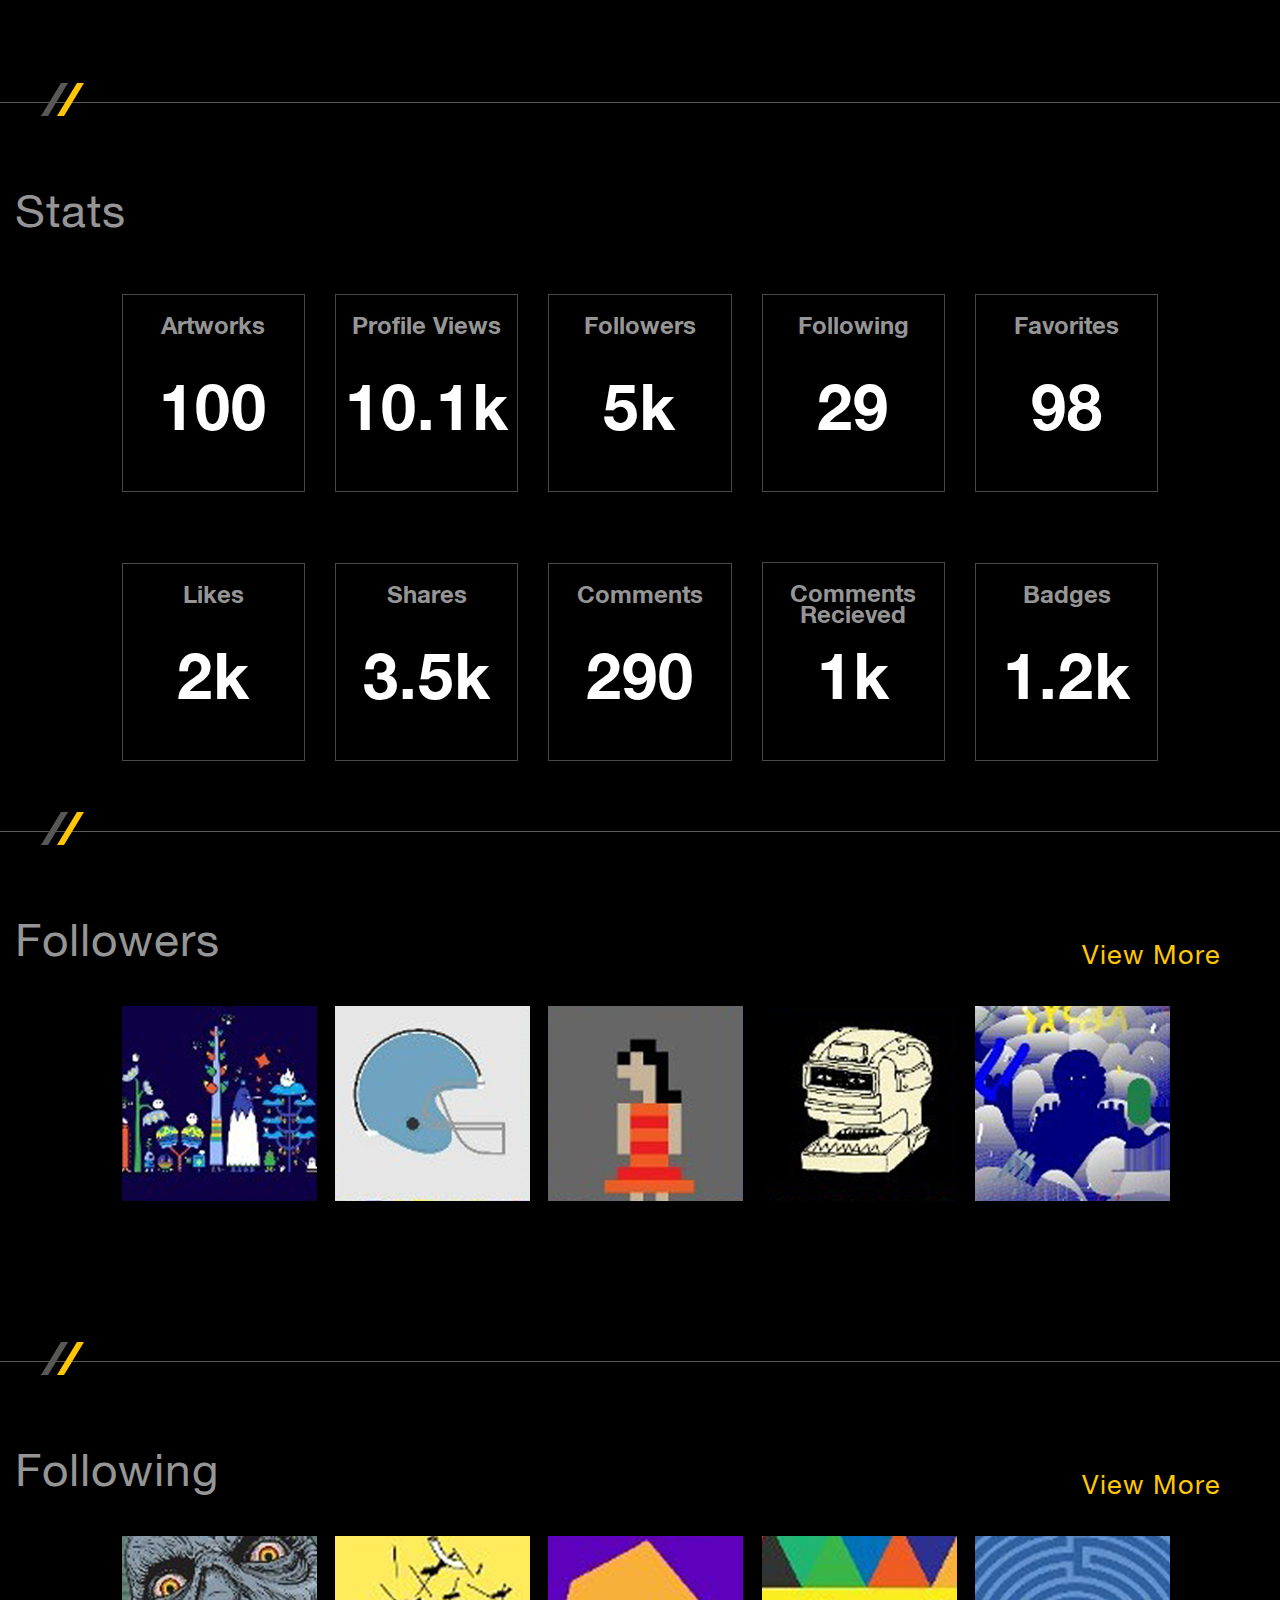
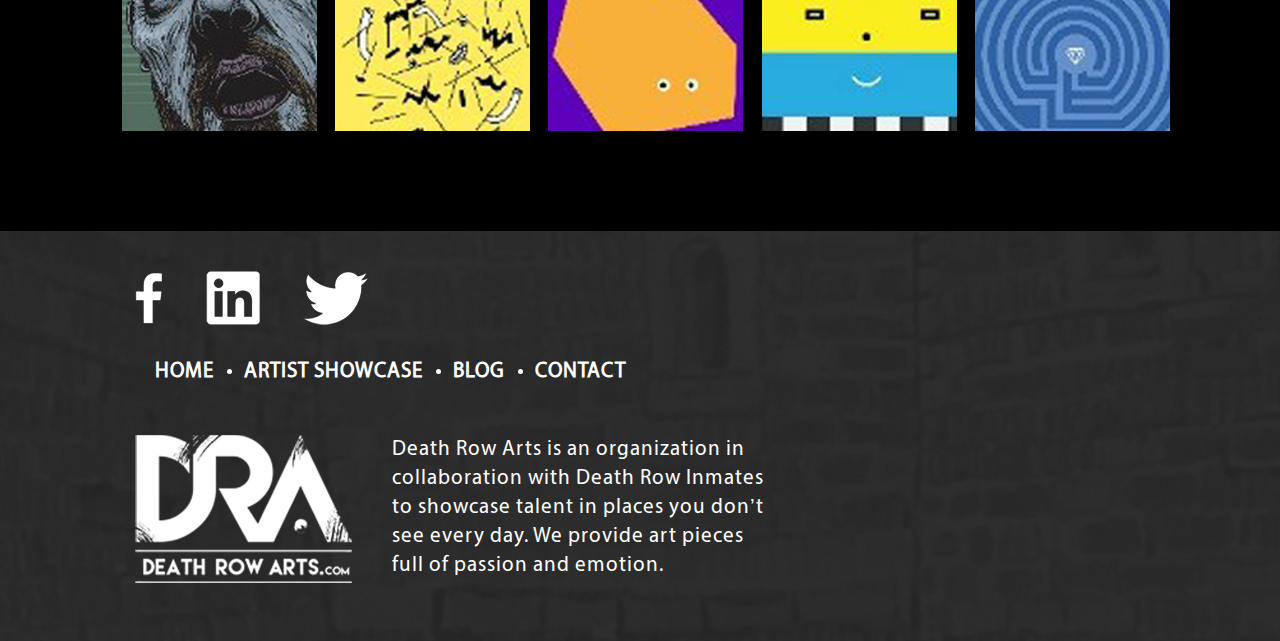
<file: artist_page.html>
<!DOCTYPE html>
<html lang="en">
<head>
    <meta charset="utf-8">
    <meta name="viewport" content="width=device-width, initial-scale=1, shrink-to-fit=no">
    <meta name="description" content="">
    <meta name="author" content="">
    <!-- <link rel="icon" href="./favicon.ico"> -->

    <title>Artist page - Death Row Arts</title>

    <!-- Bootstrap CSS -->
    <link href="css/bootstrap.min.css" rel="stylesheet">

    <!-- Custom styles for this template -->
    <link href="css/main.css" rel="stylesheet">
</head>

<body>

<header class="artist-page_top-bg">
    <div class="container">
        <div class="row justify-content-between align-items-center center">
            <div class="col-md-auto">
                <button class="top-nav_btn">
                    <img src="img/button.png" alt="button">
                </button>
                <ul class="top-nav_menu artist-page_TopMenu">
                    <li>
                        <a href="#">HOME</a>
                    </li>
                    <li>
                        <a href="#">ART WALL</a>
                    </li>
                    <li>
                        <a href="#">ARTIST</a>
                    </li>
                    <li>
                        <a href="#">VIDEOS</a>
                    </li>
                    <li>
                        <a href="#">CONTACT</a>
                    </li>
                    <li>
                        <a href="#">BLOG</a>
                    </li>
                </ul>
                <ul class="top-nav_menu_shell artist-page_TopMenu_shell">
                    <li>
                        <p>Main Page</p>
                    </li>
                    <li>
                        <p>Our Arts</p>
                    </li>
                    <li>
                        <p>Our Artist</p>
                    </li>
                    <li>
                        <p>Videos</p>
                    </li>
                    <li>
                        <p>Contact</p>
                    </li>
                    <li>
                        <p>Our Blog</p>
                    </li>
                </ul>
            </div><!-- /.col-md -->
            <div class="col-md-auto">
                <ul class="top-nav_menu_right artist-page_TopMenu_right">
                    <li>
                        <a href="#"><img class="user" src="img/user.png" alt="user image"></a>
                    </li>
                    <li>
                        <a href="#"><img class="cart" src="img/cart.png" alt="cart image"></a>
                    </li>
                    <li>
                        <a href="#"><img class="search_icon" src="img/search.png" alt="search image"></a>
                    </li>
                    <li>
                        <input type="search" class="search" placeholder="Search">
                    </li>
                </ul>
            </div><!-- /.col-md -->
        </div><!-- /.row -->
    </div>
    <div class="masthead-artist">
        <div class="container h-100 top-nav">
            <div class="row justify-content-end align-items-center">
                <div class="col-md-auto">
                    <a href="#">Change Cover Image</a>
                </div>
            </div>
            <div class="row justify-content-start align-items-center">
                <div class="col-md-3 artist-profile_top artist-page">
                    <img src="img/artist profile_image.jpg" alt="artist profile image">
                </div>
                <div class="col-md-7 artist-profile_top">
                    <h1>John Doe</h1>
                    <p class="artist-profile_top_label">Death Row Arts Artist</p>
                    <div class="artist-profile_top_loc">
                        <img src="img/loc.png" alt="location icon">
                        <p>California, USA</p>
                    </div>
                    <div class="artist-profile_top_stat">
                        <p>30 Watchers</p>
                        <p>10k Page Views</p>
                        <p>100 Uploads</p>
                    </div>
                </div>
            </div><!-- /.row -->
        </div>
    </div>
    <div class="container">
        <div class="row justify-content-between align-items-center center">
            <div class="col-md-auto">
                <ul class="top-nav_menuArtist artist-page_TopMenu">
                    <li>
                        <a href="#">ABOUT</a>
                    </li>
                    <li>
                        <a href="#">GALLERY</a>
                    </li>
                    <li>
                        <a href="#">FAVORITES</a>
                    </li>
                    <li>
                        <a href="#">POST</a>
                    </li>
                    <li>
                        <a href="#">SHOP</a>
                    </li>
                    <li>
                        <a href="#">STATISTICS</a>
                    </li>
                </ul>
                <ul class="top-nav_menu_shellArtist artist-page_TopMenu_shell">
                    <li>
                        <p>Main Page</p>
                    </li>
                    <li>
                        <p>Main Page</p>
                    </li>
                    <li>
                        <p>Main Page</p>
                    </li>
                    <li>
                        <p>Videos</p>
                    </li>
                    <li>
                        <p>Contact</p>
                    </li>
                    <li>
                        <p>Our Blog</p>
                    </li>
                </ul>
            </div><!-- /.col-md -->
        </div><!-- /.row -->
    </div>
</header>

<!-- Main part Artist page -->
<div class="artist-page_bg">
    <div class="container-fluid artistPageWidth">
        <div class="row justify-content-between align-items-center artist-page_title">
            <div class="col-12 center">
                <p>John Doe</p>
                <p>Death Row Arts Artist</p>
            </div>
        </div>
        <div class="row justify-content-left align-items-center artist-page_items">
            <div class="col-12">
                <p>Summary</p>
            </div>
        </div>
        <div class="row justify-content-left align-items-center artist-page_bio">
            <div class="col-12">
                <p>My Bio</p>
                <p>Lorem ipsum dolor sit amet, consectetur adipiscing elit, sed do eiusmod tempor incididunt ut labore
                    et dolore magna aliqua. Quis ipsum suspendisse ultrices gravida. Risus commodo viverra maecenas
                    accumsan lacus vel facilisis. Lorem ipsum dolor sit amet, consectetur adipiscing elit, sed do
                    eiusmod tempor incididunt ut labore et dolore magna aliqua. Quis ipsum suspendisse ultrices gravida.
                    Risus commodo viverra maecenas accumsan lacus vel facilisis. Lorem ipsum dolor sit amet, consectetur
                    adipiscing elit, sed do eiusmod tempor incididunt ut labore et dolore magna aliqua. Quis ipsum
                    suspendisse ultrices gravida. Risus commodo viverra maecenas accumsan lacus vel facilisis. </p>
            </div>
        </div>
        <div class="row align-items-center artist-page_lines">
            <div class="col-2">
                <img src="img/artist-page/artist-page-lines.png" alt="background lines">
            </div>
        </div>
        <div class="row justify-content-left align-items-center artist-page_pref">
            <div class="col-lg-4">
                <p>Favorite Character</p>
                <p>Batman</p>
            </div>
            <div class="col-lg-4">
                <p>Favorite Movie</p>
                <p>Lord of the Rings</p>
            </div>
            <div class="col-lg-4">
                <p>Favorite Band/Musical Artist</p>
                <p>Linkin Park</p>
            </div>
        </div>
        <div class="row justify-content-left align-items-center artist-page_pref_bottom">
            <div class="col-lg-4">
                <p>Favorite Games</p>
                <p>World of Warcraft</p>
            </div>
            <div class="col-lg-4">
                <p>Favorite Gaming Platform</p>
                <p>PC</p>
            </div>
            <div class="col-lg-4">
                <p>Other Interest</p>
                <p>Digital Art</p>
            </div>
        </div>
        <div class="row align-items-center artist-page_lines">
            <div class="col-2">
                <img src="img/artist-page/artist-page-lines.png" alt="background lines">
            </div>
        </div>
        <div class="row justify-content-left align-items-center artist-page_items">
            <div class="col-12">
                <p>Stats</p>
            </div>
        </div>
        <div class="row justify-content-left align-items-center center artist-page_stats">
            <div class="col-lg-2 offset-lg-1">
                <div class="artist-page_stats_item">
                    <p>Artworks</p>
                    <p>100</p>
                </div>
            </div>
            <div class="col-lg-2">
                <div class="artist-page_stats_item">
                    <p>Profile Views</p>
                    <p>10.1k</p>
                </div>
            </div>
            <div class="col-lg-2">
                <div class="artist-page_stats_item">
                    <p>Followers</p>
                    <p>5k</p>
                </div>
            </div>
            <div class="col-lg-2">
                <div class="artist-page_stats_item">
                    <p>Following</p>
                    <p>29</p>
                </div>
            </div>
            <div class="col-lg-2">
                <div class="artist-page_stats_item">
                    <p>Favorites</p>
                    <p>98</p>
                </div>
            </div>
        </div>
        <div class="row justify-content-left align-items-center center artist-page_stats">
            <div class="col-lg-2 offset-lg-1">
                <div class="artist-page_stats_item">
                    <p>Likes</p>
                    <p>2k</p>
                </div>
            </div>
            <div class="col-lg-2">
                <div class="artist-page_stats_item">
                    <p>Shares</p>
                    <p>3.5k</p>
                </div>
            </div>
            <div class="col-lg-2">
                <div class="artist-page_stats_item">
                    <p>Comments</p>
                    <p>290</p>
                </div>
            </div>
            <div class="col-lg-2">
                <div class="artist-page_stats_item artist-page_stats_item_rec">
                    <p>Comments Recieved</p>
                    <p>1k</p>
                </div>
            </div>
            <div class="col-lg-2">
                <div class="artist-page_stats_item">
                    <p>Badges</p>
                    <p>1.2k</p>
                </div>
            </div>
        </div>
        <div class="row align-items-center artist-page_lines">
            <div class="col-2">
                <img src="img/artist-page/artist-page-lines.png" alt="background lines">
            </div>
        </div>
        <div class="row justify-content-between align-items-center artist-page_items">
            <div class="col-2">
                <p>Followers</p>
            </div>
            <div class="col-2">
                <a href="#">View More</a>
            </div>
        </div>
        <div class="row justify-content-left align-items-center center artist-page_imgs">
            <div class="col-lg-2 offset-lg-1">
                <img src="img/artist-page/artist-page.jpg" alt="artist page icon">
            </div>
            <div class="col-lg-2">
                <img src="img/artist-page/artist-page-1.jpg" alt="artist page icon">
            </div>
            <div class="col-lg-2">
                <img src="img/artist-page/artist-page-2.jpg" alt="artist page icon">
            </div>
            <div class="col-lg-2">
                <img src="img/artist-page/artist-page-3.jpg" alt="artist page icon">
            </div>
            <div class="col-lg-2">
                <img src="img/artist-page/artist-page-4.jpg" alt="artist page icon">
            </div>
        </div>
        <div class="row align-items-center artist-page_lines">
            <div class="col-2">
                <img src="img/artist-page/artist-page-lines.png" alt="background lines">
            </div>
        </div>
        <div class="row justify-content-between align-items-center artist-page_items">
            <div class="col-2">
                <p>Following</p>
            </div>
            <div class="col-2">
                <a href="#">View More</a>
            </div>
        </div>
        <div class="row justify-content-left align-items-center center artist-page_imgs">
            <div class="col-lg-2 offset-lg-1">
                <img src="img/artist-page/artist-page-5.jpg" alt="artist page icon">
            </div>
            <div class="col-lg-2">
                <img src="img/artist-page/artist-page-6.jpg" alt="artist page icon">
            </div>
            <div class="col-lg-2">
                <img src="img/artist-page/artist-page-7.jpg" alt="artist page icon">
            </div>
            <div class="col-lg-2">
                <img src="img/artist-page/artist-page-8.jpg" alt="artist page icon">
            </div>
            <div class="col-lg-2">
                <img src="img/artist-page/artist-page-9.jpg" alt="artist page icon">
            </div>
        </div>
    </div><!-- /.container -->
</div>
<footer class="footer artist-footer">
    <div class="container-fluid">
        <div class="row justify-content-between align-items-center">
            <div class="col-md-auto footer-left">
                <a href="#"><img src="img/fb.png" alt="facebook icon"></a>
                <a href="#"><img src="img/in.png" alt="linkedin_icon"></a>
                <a href="#"><img src="img/twitter.png" alt="twitter_icon"></a>
                <ul class="footer-left-menu">
                    <li>
                        <a href="#">HOME</a>
                    </li>
                    <li>
                        <a href="#">ARTIST SHOWCASE</a>
                    </li>
                    <li>
                        <a href="#">BLOG</a>
                    </li>
                    <li>
                        <a href="#">CONTACT</a>
                    </li>
                </ul>
            </div><!-- /.col-md -->
            <div class="col-md-auto footer-right">
                <img src="img/DRA-logoFooter.png" alt="DRA">
                <p>Death Row Arts is an organization in<br/>
                    collaboration with Death Row Inmates<br/>
                    to showcase talent in places you don’t<br/>
                    see every day. We provide art pieces<br/>
                    full of passion and emotion.</p>
            </div><!-- /.col-md -->
        </div>
    </div><!-- /.container -->
</footer>

<script src="js/jquery-3.3.1.slim.min.js"></script>
<script src="js/bootstrap.bundle.min.js"></script>
<script src="js/main.js"></script>
</body>
</html>
</file>
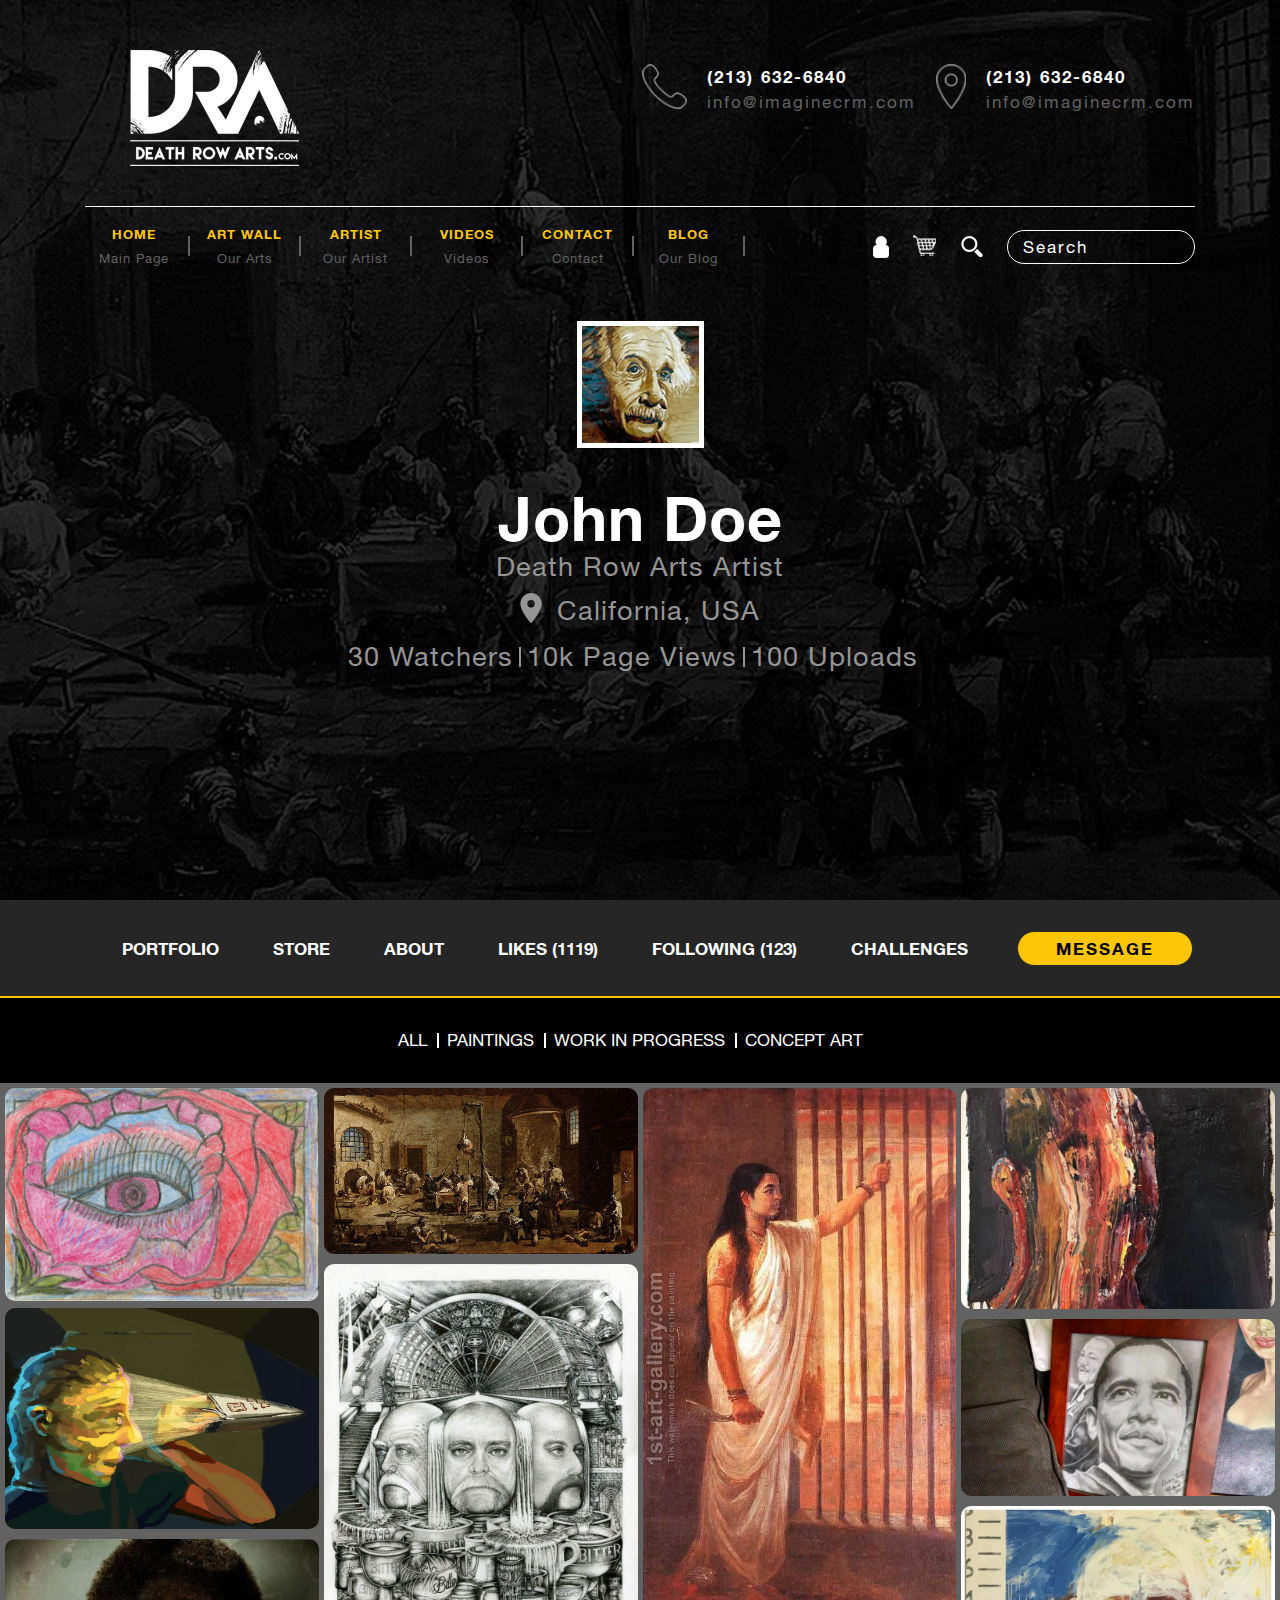
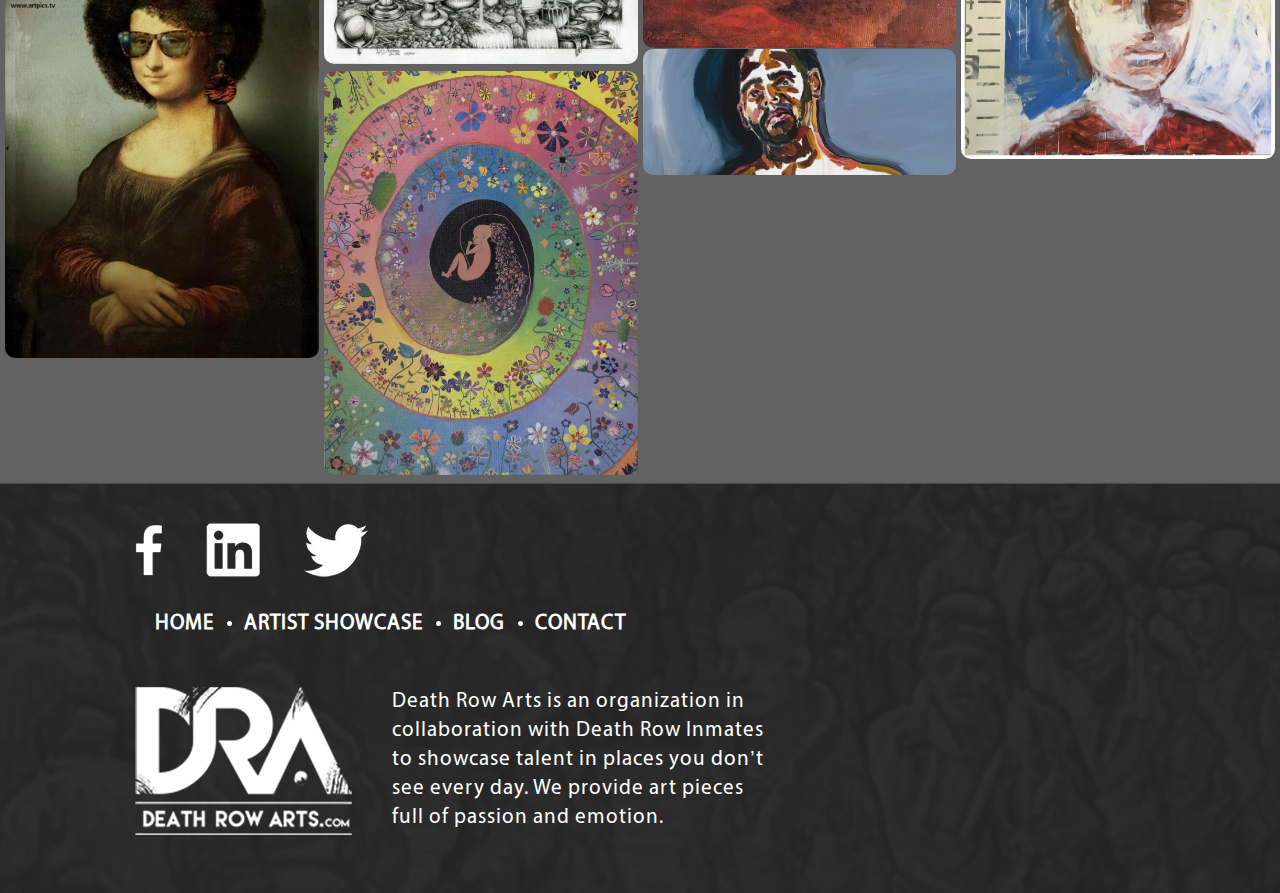
<file: artist_profile.html>
<!DOCTYPE html>
<html lang="en">
<head>
    <meta charset="utf-8">
    <meta name="viewport" content="width=device-width, initial-scale=1, shrink-to-fit=no">
    <meta name="description" content="">
    <meta name="author" content="">
    <!-- <link rel="icon" href="./favicon.ico"> -->

    <title>Artist profile - Death Row Arts</title>

    <!-- Bootstrap CSS -->
    <link href="css/bootstrap.min.css" rel="stylesheet">

    <!-- Custom styles for this template -->
    <link href="css/main.css" rel="stylesheet">
</head>

<body>

<header class="masthead-profile">
    <div class="container h-100 top-nav">
        <div class="row justify-content-between">
            <div class="col-md-auto">
                <div class="top-nav-logo">
                    <img src="img/DRA-logo.png" alt="DRA">
                </div>
            </div><!-- /.col-md -->
            <div class="col-md-auto top-right">
                <img src="img/phone.png" alt="phone_icon">
                <p>(213) 632-6840<br/><span class="top-right-mail">info@imaginecrm.com</span></p>
                <img src="img/location.png" alt="location_icon">
                <p>(213) 632-6840<br/><span class="top-right-mail">info@imaginecrm.com</span></p>
            </div><!-- /.col-md -->
        </div>
        <hr class="line"/>
        <div class="row justify-content-between align-items-center center">
            <div class="col-md-auto">
                <button class="top-nav_btn">
                    <img src="img/button.png" alt="button">
                </button>
                <ul class="top-nav_menu">
                    <li>
                        <a href="#">HOME</a>
                    </li>
                    <li>
                        <a href="#">ART WALL</a>
                    </li>
                    <li>
                        <a href="#">ARTIST</a>
                    </li>
                    <li>
                        <a href="#">VIDEOS</a>
                    </li>
                    <li>
                        <a href="#">CONTACT</a>
                    </li>
                    <li>
                        <a href="#">BLOG</a>
                    </li>
                </ul>
                <ul class="top-nav_menu_shell">
                    <li>
                        <p>Main Page</p>
                    </li>
                    <li>
                        <p>Our Arts</p>
                    </li>
                    <li>
                        <p>Our Artist</p>
                    </li>
                    <li>
                        <p>Videos</p>
                    </li>
                    <li>
                        <p>Contact</p>
                    </li>
                    <li>
                        <p>Our Blog</p>
                    </li>
                </ul>
            </div><!-- /.col-md -->
            <div class="col-md-auto">
                <ul class="top-nav_menu_right">
                    <li>
                        <a href="#"><img class="user" src="img/user.png" alt="user image"></a>
                    </li>
                    <li>
                        <a href="#"><img class="cart" src="img/cart.png" alt="cart image"></a>
                    </li>
                    <li>
                        <a href="#"><img class="search_icon" src="img/search.png" alt="search image"></a>
                    </li>
                    <li>
                        <input type="search" class="search" placeholder="Search">
                    </li>
                </ul>
            </div><!-- /.col-md -->
        </div><!-- /.row -->
        <div class="row justify-content-center align-items-center ">
            <div class="col-md-auto center artist-profile_top">
                <img src="img/artist profile_image.jpg" alt="artist profile image">
                <h1>John Doe</h1>
                <p class="artist-profile_top_label">Death Row Arts Artist</p>
                <div class="artist-profile_top_loc justify-content-center">
                    <img src="img/loc.png" alt="location icon">
                    <p>California, USA</p>
                </div>
                <div class="artist-profile_top_stat">
                    <p>30 Watchers</p>
                    <p>10k Page Views</p>
                    <p>100 Uploads</p>
                </div>
            </div>
        </div><!-- /.row -->
    </div>
</header>

<div class="container-fluid">
    <!-- profile_top_menu -->
    <div class="row justify-content-center align-items-center center artist-profile_menu_bg">
        <div class="col-md-auto">
            <ul class="artist-profile_menu">
                <li>
                    <a href="#">PORTFOLIO</a>
                </li>
                <li>
                    <a href="#">STORE</a>
                </li>
                <li>
                    <a href="#">ABOUT</a>
                </li>
                <li>
                    <a href="#">LIKES (1119)</a>
                </li>
                <li>
                    <a href="#">FOLLOWING (123)</a>
                </li>
                <li>
                    <a href="#">CHALLENGES</a>
                </li>
            </ul>
        </div>
        <a href="#" class="artist-profile_button">MESSAGE</a>
    </div><!-- /.row -->
    <div class="row justify-content-center align-items-center center artist-profile_menu_second_bg">
        <div class="col-md-auto">
            <ul class="artist-profile_menu_second">
                <li>
                    <a href="#">ALL</a>
                </li>
                <li>
                    <a href="#">PAINTINGS</a>
                </li>
                <li>
                    <a href="#">WORK IN PROGRESS</a>
                </li>
                <li>
                    <a href="#">CONCEPT ART</a>
                </li>
            </ul>
        </div>
    </div><!-- /.row -->
</div>
<!-- Gallery artist profile -->
<div class="container-fluid grid-cont">
    <div class="grid">
        <div class="grid_content">
            <div class="grid_item">
                <img src="img/artist_gallery_1.jpg" class="img-fluid" alt="Image from artist gallery">
            </div>
            <div class="grid_item">
                <img src="img/artist_gallery_2.jpg" class="img-fluid" alt="Image from artist gallery">
            </div>
            <div class="grid_item">
                <img src="img/artist_gallery_3.jpg" class="img-fluid" alt="Image from artist gallery">
            </div>
            <div class="grid_item">
                <img src="img/artist_gallery_4.jpg" class="img-fluid" alt="Image from artist gallery">
            </div>
            <div class="grid_item">
                <img src="img/artist_gallery_5.jpg" class="img-fluid" alt="Image from artist gallery">
            </div>
            <div class="grid_item">
                <img src="img/artist_gallery_6.jpg" class="img-fluid" alt="Image from artist gallery">
            </div>
            <div class="grid_item">
                <img src="img/artist_gallery_7.jpg" class="img-fluid" alt="Image from artist gallery">
            </div>
            <div class="grid_item">
                <img src="img/artist_gallery_8.jpg" class="img-fluid" alt="Image from artist gallery">
            </div>
            <div class="grid_item">
                <img src="img/artist_gallery_9.jpg" class="img-fluid" alt="Image from artist gallery">
            </div>
            <div class="grid_item">
                <img src="img/artist_gallery_10.jpg" class="img-fluid" alt="Image from artist gallery">
            </div>
            <div class="grid_item">
                <img src="img/artist_gallery_11.jpg" class="img-fluid" alt="Image from artist gallery">
            </div>
        </div>
    </div>
</div><!-- /.container -->
<footer class="footer">
    <div class="container-fluid">
        <div class="row justify-content-between align-items-center">
            <div class="col-md-auto footer-left">
                <a href="#"><img src="img/fb.png" alt="facebook icon"></a>
                <a href="#"><img src="img/in.png" alt="linkedin_icon"></a>
                <a href="#"><img src="img/twitter.png" alt="twitter_icon"></a>
                <ul class="footer-left-menu">
                    <li>
                        <a href="#">HOME</a>
                    </li>
                    <li>
                        <a href="#">ARTIST SHOWCASE</a>
                    </li>
                    <li>
                        <a href="#">BLOG</a>
                    </li>
                    <li>
                        <a href="#">CONTACT</a>
                    </li>
                </ul>
            </div><!-- /.col-md -->
            <div class="col-md-auto footer-right">
                <img src="img/DRA-logoFooter.png" alt="DRA">
                <p>Death Row Arts is an organization in<br/>
                    collaboration with Death Row Inmates<br/>
                    to showcase talent in places you don’t<br/>
                    see every day. We provide art pieces<br/>
                    full of passion and emotion.</p>
            </div><!-- /.col-md -->
        </div>
    </div><!-- /.container -->
</footer>

<script src="js/jquery-3.3.1.slim.min.js"></script>
<script src="js/bootstrap.bundle.min.js"></script>
<script src="js/main.js"></script>
</body>
</html>
</file>
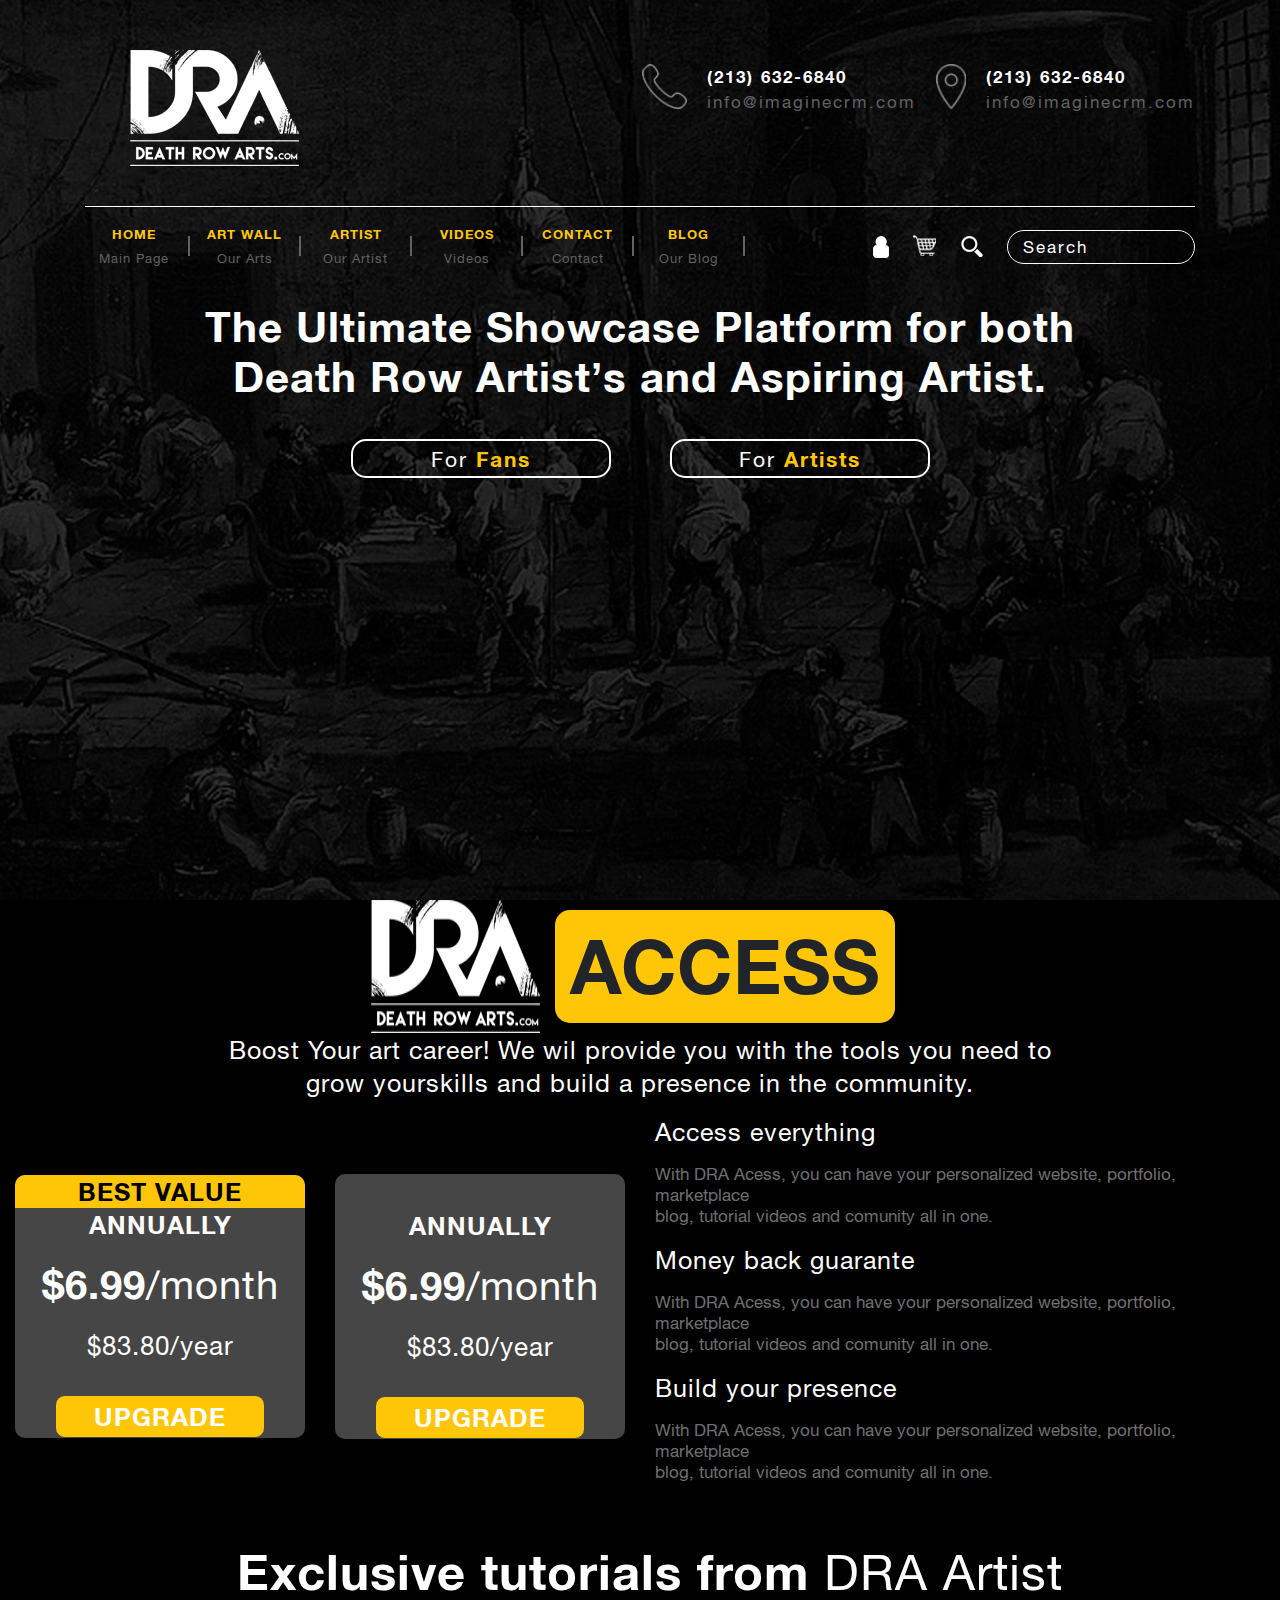
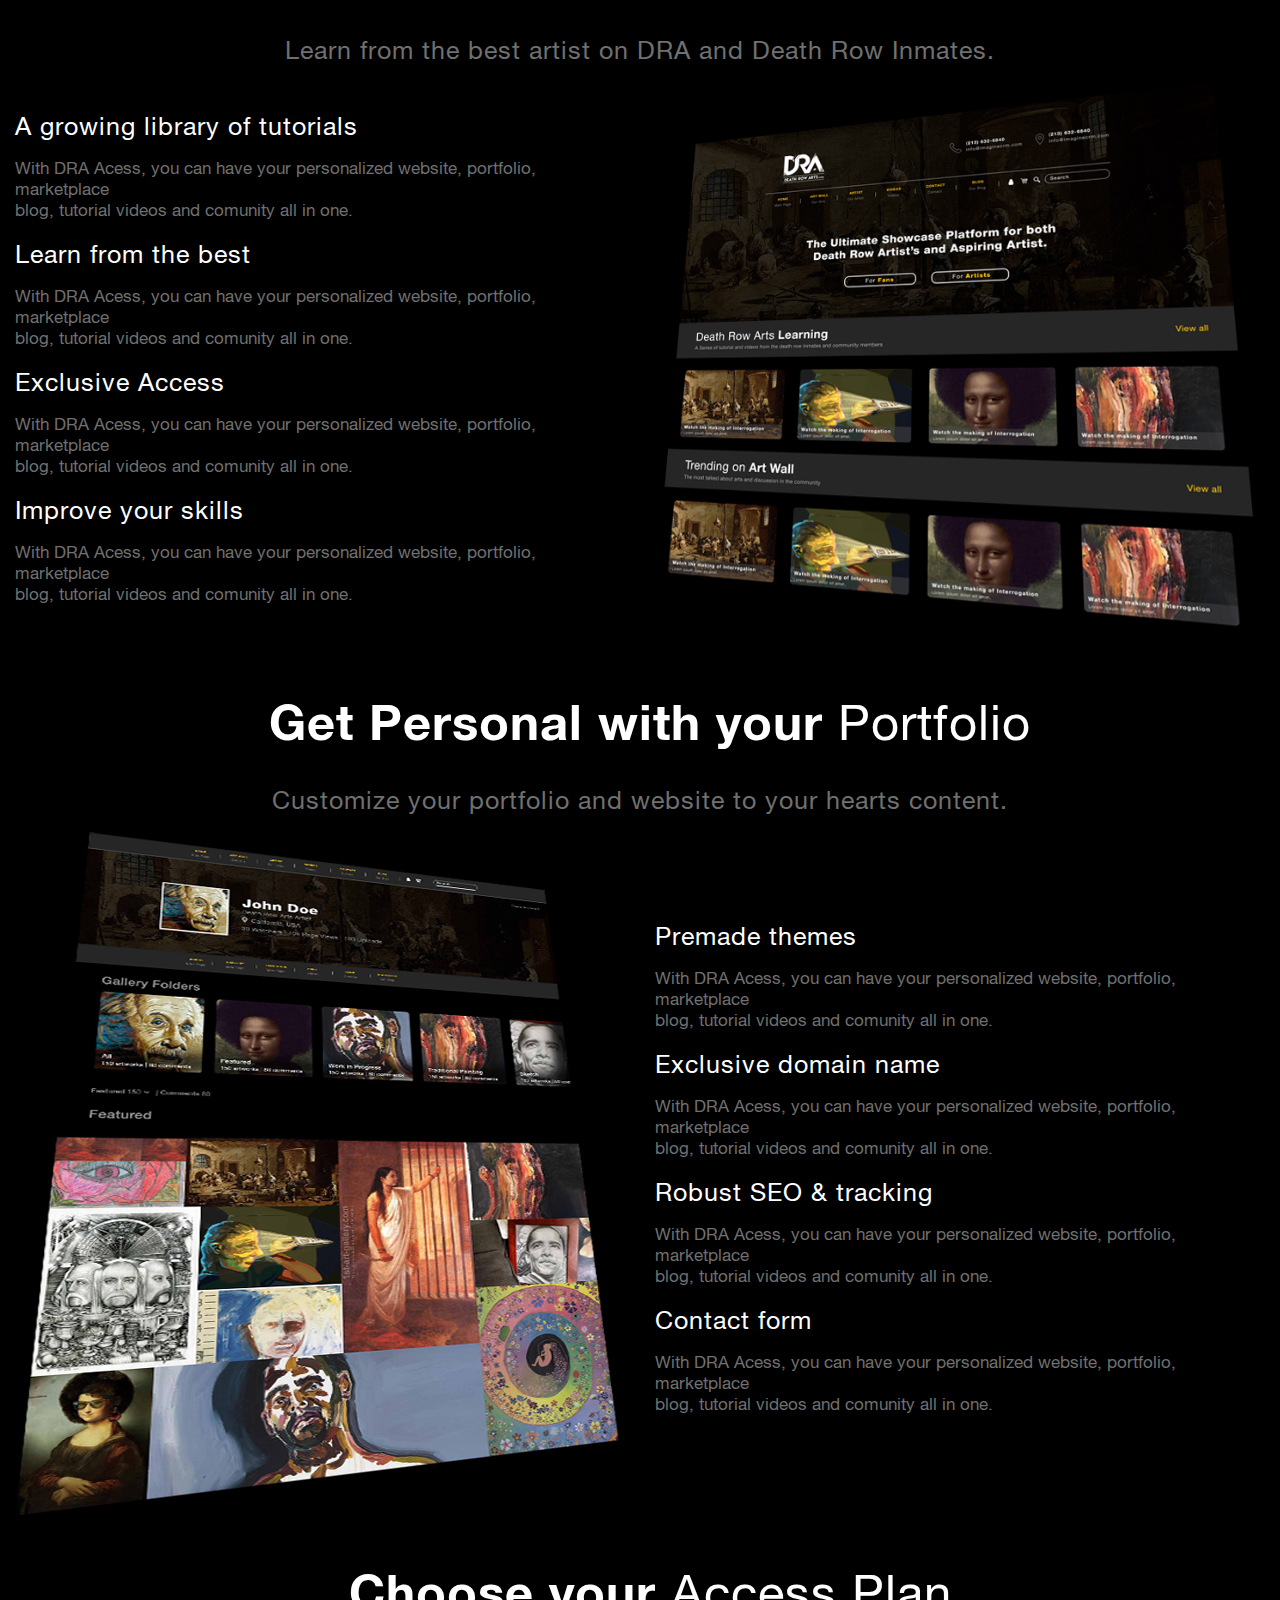
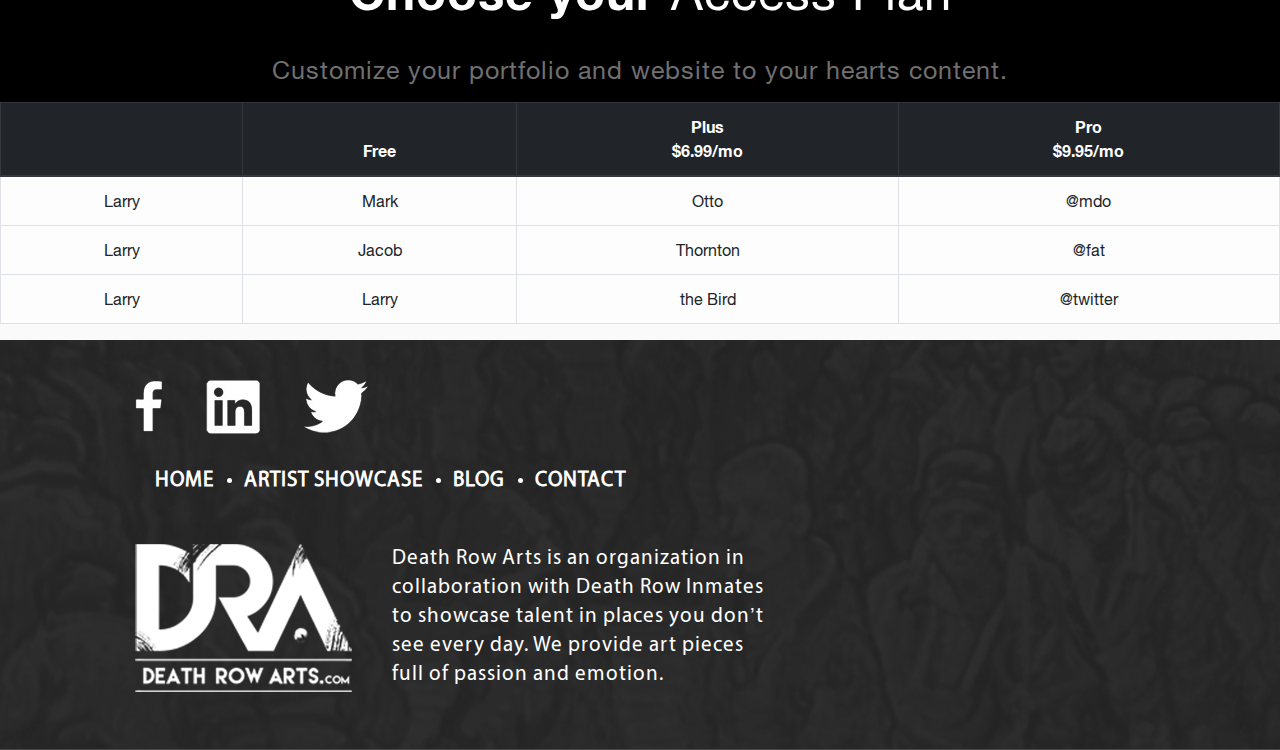
<file: payment.html>
<!DOCTYPE html>
<html lang="en">
<head>
    <meta charset="utf-8">
    <meta name="viewport" content="width=device-width, initial-scale=1, shrink-to-fit=no">
    <meta name="description" content="">
    <meta name="author" content="">
    <!-- <link rel="icon" href="./favicon.ico"> -->

    <title>Payment page - Death Row Arts</title>

    <!-- Bootstrap CSS -->
    <link href="css/bootstrap.min.css" rel="stylesheet">

    <!-- Custom styles for this template -->
    <link href="css/main.css" rel="stylesheet">
</head>

<body>

<header class="masthead-profile">
    <div class="container h-100 top-nav">
        <div class="row justify-content-between">
            <div class="col-md-auto">
                <div class="top-nav-logo">
                    <img src="img/DRA-logo.png" alt="DRA">
                </div>
            </div><!-- /.col-md -->
            <div class="col-md-auto top-right">
                <img src="img/phone.png" alt="phone_icon">
                <p>(213) 632-6840<br/><span class="top-right-mail">info@imaginecrm.com</span></p>
                <img src="img/location.png" alt="location_icon">
                <p>(213) 632-6840<br/><span class="top-right-mail">info@imaginecrm.com</span></p>
            </div><!-- /.col-md -->
        </div>
        <hr class="line"/>
        <div class="row justify-content-between align-items-center center">
            <div class="col-md-auto">
                <button class="top-nav_btn">
                    <img src="img/button.png" alt="button">
                </button>
                <ul class="top-nav_menu">
                    <li>
                        <a href="#">HOME</a>
                    </li>
                    <li>
                        <a href="#">ART WALL</a>
                    </li>
                    <li>
                        <a href="#">ARTIST</a>
                    </li>
                    <li>
                        <a href="#">VIDEOS</a>
                    </li>
                    <li>
                        <a href="#">CONTACT</a>
                    </li>
                    <li>
                        <a href="#">BLOG</a>
                    </li>
                </ul>
                <ul class="top-nav_menu_shell">
                    <li>
                        <p>Main Page</p>
                    </li>
                    <li>
                        <p>Our Arts</p>
                    </li>
                    <li>
                        <p>Our Artist</p>
                    </li>
                    <li>
                        <p>Videos</p>
                    </li>
                    <li>
                        <p>Contact</p>
                    </li>
                    <li>
                        <p>Our Blog</p>
                    </li>
                </ul>
            </div><!-- /.col-md -->
            <div class="col-md-auto">
                <ul class="top-nav_menu_right">
                    <li>
                        <a href="#"><img class="user" src="img/user.png" alt="user image"></a>
                    </li>
                    <li>
                        <a href="#"><img class="cart" src="img/cart.png" alt="cart image"></a>
                    </li>
                    <li>
                        <a href="#"><img class="search_icon" src="img/search.png" alt="search image"></a>
                    </li>
                    <li>
                        <input type="search" class="search" placeholder="Search">
                    </li>
                </ul>
            </div><!-- /.col-md -->
        </div><!-- /.row -->
        <div class="row justify-content-center align-items-center">
            <div class="col-md-auto center art-wall_top">
                <h1>The Ultimate Showcase Platform for both<br/>
                    Death Row Artist’s and Aspiring Artist.</h1>
                <a href="#" class="art-wall_top_button">For <span class="art-wall_top_button_span">Fans</span></a>
                <a href="#" class="art-wall_top_button">For <span class="art-wall_top_button_span">Artists</span></a>
            </div>
        </div><!-- /.row -->
    </div>
</header>

<div class="container-fluid">
    <div class="row justify-content-center align-items-center pay-bg pay1">
        <div class="col-md-auto flex">
            <img src="img/DRA-logo.png" alt="DRA">
            <p>ACCESS</p>
        </div>
    </div><!-- /.row -->
    <div class="row justify-content-center align-items-center pay-bg pay2">
        <div class="col-md-auto center">
            <p class="payTextBig">Boost Your art career! We wil provide you with the tools you need to<br/>
                grow yourskills and build a presence in the community.</p>
        </div>
    </div><!-- /.row -->
    <div class="row justify-content-center align-items-center pay-bg pay3">
        <div class="col-md-3">
            <div class="pay3_left center">
                <p class="pay3_left_value">BEST VALUE</p>
                <p class="payTextBig pay3_left_one">ANNUALLY</p>
                <p class="pay3_left_two"><span>$6.99</span>/month</p>
                <p class="pay3_left_three">$83.80/year</p>
                <a href="#" class="payTextBig">UPGRADE</a>
            </div>
        </div>
        <div class="col-md-3">
            <div class="pay3_left center">
                <p class="payTextBig pay3_left_one pay3_left_one_top">ANNUALLY</p>
                <p class="pay3_left_two"><span>$6.99</span>/month</p>
                <p class="pay3_left_three">$83.80/year</p>
                <a href="#" class="payTextBig">UPGRADE</a>
            </div>
        </div>
        <div class="col-md-6 pay3_right">
            <p class="payTextBig">Access everything</p>
            <p class="payTextSmall">With DRA Acess, you can have your personalized website, portfolio, marketplace<br/>
                blog, tutorial videos and comunity all in one.</p>
            <p class="payTextBig">Money back guarante</p>
            <p class="payTextSmall">With DRA Acess, you can have your personalized website, portfolio, marketplace<br/>
                blog, tutorial videos and comunity all in one.</p>
            <p class="payTextBig">Build your presence</p>
            <p class="payTextSmall">With DRA Acess, you can have your personalized website, portfolio, marketplace<br/>
                blog, tutorial videos and comunity all in one.</p>
        </div>
    </div><!-- /.row -->
    <div class="row justify-content-center align-items-center pay-bg pay-titles">
        <div class="col-md-auto center">
            <h2>Exclusive tutorials from <span>DRA Artist</span></h2>
            <p>Learn from the best artist on DRA and Death Row Inmates.</p>
        </div>
    </div><!-- /.row -->
    <div class="row justify-content-center align-items-center pay-bg pay4">
        <div class="col-md-6">
            <p class="payTextBig">A growing library of tutorials</p>
            <p class="payTextSmall">With DRA Acess, you can have your personalized website, portfolio, marketplace<br/>
                blog, tutorial videos and comunity all in one.</p>
            <p class="payTextBig">Learn from the best</p>
            <p class="payTextSmall">With DRA Acess, you can have your personalized website, portfolio, marketplace<br/>
                blog, tutorial videos and comunity all in one.</p>
            <p class="payTextBig">Exclusive Access</p>
            <p class="payTextSmall">With DRA Acess, you can have your personalized website, portfolio, marketplace<br/>
                blog, tutorial videos and comunity all in one.</p>
            <p class="payTextBig">Improve your skills</p>
            <p class="payTextSmall">With DRA Acess, you can have your personalized website, portfolio, marketplace<br/>
                blog, tutorial videos and comunity all in one.</p>
        </div>
        <div class="col-md-6">
            <img src="img/payment/paymentImg1.png" class="img-fluid" alt="Screenshot of site DRA">
        </div>
    </div><!-- /.row -->
    <div class="row justify-content-center align-items-center pay-bg pay-titles">
        <div class="col-md-auto center">
            <h2>Get Personal with your <span>Portfolio</span></h2>
            <p>Customize your portfolio and website to your hearts content.</p>
        </div>
    </div><!-- /.row -->
    <div class="row justify-content-center align-items-center pay-bg pay5">
        <div class="col-md-6">
            <img src="img/payment/paymentImg2.png" class="img-fluid" alt="Screenshot of site DRA">
        </div>
        <div class="col-md-6">
            <p class="payTextBig">Premade themes</p>
            <p class="payTextSmall">With DRA Acess, you can have your personalized website, portfolio, marketplace<br/>
                blog, tutorial videos and comunity all in one.</p>
            <p class="payTextBig">Exclusive domain name</p>
            <p class="payTextSmall">With DRA Acess, you can have your personalized website, portfolio, marketplace<br/>
                blog, tutorial videos and comunity all in one.</p>
            <p class="payTextBig">Robust SEO & tracking</p>
            <p class="payTextSmall">With DRA Acess, you can have your personalized website, portfolio, marketplace<br/>
                blog, tutorial videos and comunity all in one.</p>
            <p class="payTextBig">Contact form</p>
            <p class="payTextSmall">With DRA Acess, you can have your personalized website, portfolio, marketplace<br/>
                blog, tutorial videos and comunity all in one.</p>
        </div>
    </div><!-- /.row -->
    <div class="row justify-content-center align-items-center pay-bg pay-titles">
        <div class="col-md-auto center">
            <h2>Choose your <span>Access Plan</span></h2>
            <p>Customize your portfolio and website to your hearts content.</p>
        </div>
    </div><!-- /.row -->
</div><!-- /.container -->
<div class="table-responsive center">
    <table class="table table-light table-bordered table-hover">
        <thead class="thead-dark">
        <tr>
            <th scope="col"></th>
            <th scope="col">Free</th>
            <th scope="col">Plus<br/>$6.99/mo</th>
            <th scope="col">Pro<br/>$9.95/mo</th>
        </tr>
        </thead>
        <tbody>
        <tr>
            <td>Larry</td>
            <td>Mark</td>
            <td>Otto</td>
            <td>@mdo</td>
        </tr>
        <tr>
            <td>Larry</td>
            <td>Jacob</td>
            <td>Thornton</td>
            <td>@fat</td>
        </tr>
        <tr>
            <td>Larry</td>
            <td>Larry</td>
            <td>the Bird</td>
            <td>@twitter</td>
        </tr>
        </tbody>
    </table>
</div>

<footer class="footer">
    <div class="container-fluid">
        <div class="row justify-content-between align-items-center">
            <div class="col-md-auto footer-left">
                <a href="#"><img src="img/fb.png" alt="facebook icon"></a>
                <a href="#"><img src="img/in.png" alt="linkedin_icon"></a>
                <a href="#"><img src="img/twitter.png" alt="twitter_icon"></a>
                <ul class="footer-left-menu">
                    <li>
                        <a href="#">HOME</a>
                    </li>
                    <li>
                        <a href="#">ARTIST SHOWCASE</a>
                    </li>
                    <li>
                        <a href="#">BLOG</a>
                    </li>
                    <li>
                        <a href="#">CONTACT</a>
                    </li>
                </ul>
            </div><!-- /.col-md -->
            <div class="col-md-auto footer-right">
                <img src="img/DRA-logoFooter.png" alt="DRA">
                <p>Death Row Arts is an organization in<br/>
                    collaboration with Death Row Inmates<br/>
                    to showcase talent in places you don’t<br/>
                    see every day. We provide art pieces<br/>
                    full of passion and emotion.</p>
            </div><!-- /.col-md -->
        </div>
    </div><!-- /.container -->
</footer>

<script src="js/jquery-3.3.1.slim.min.js"></script>
<script src="js/bootstrap.bundle.min.js"></script>
<script src="js/main.js"></script>
</body>
</html>
</file>
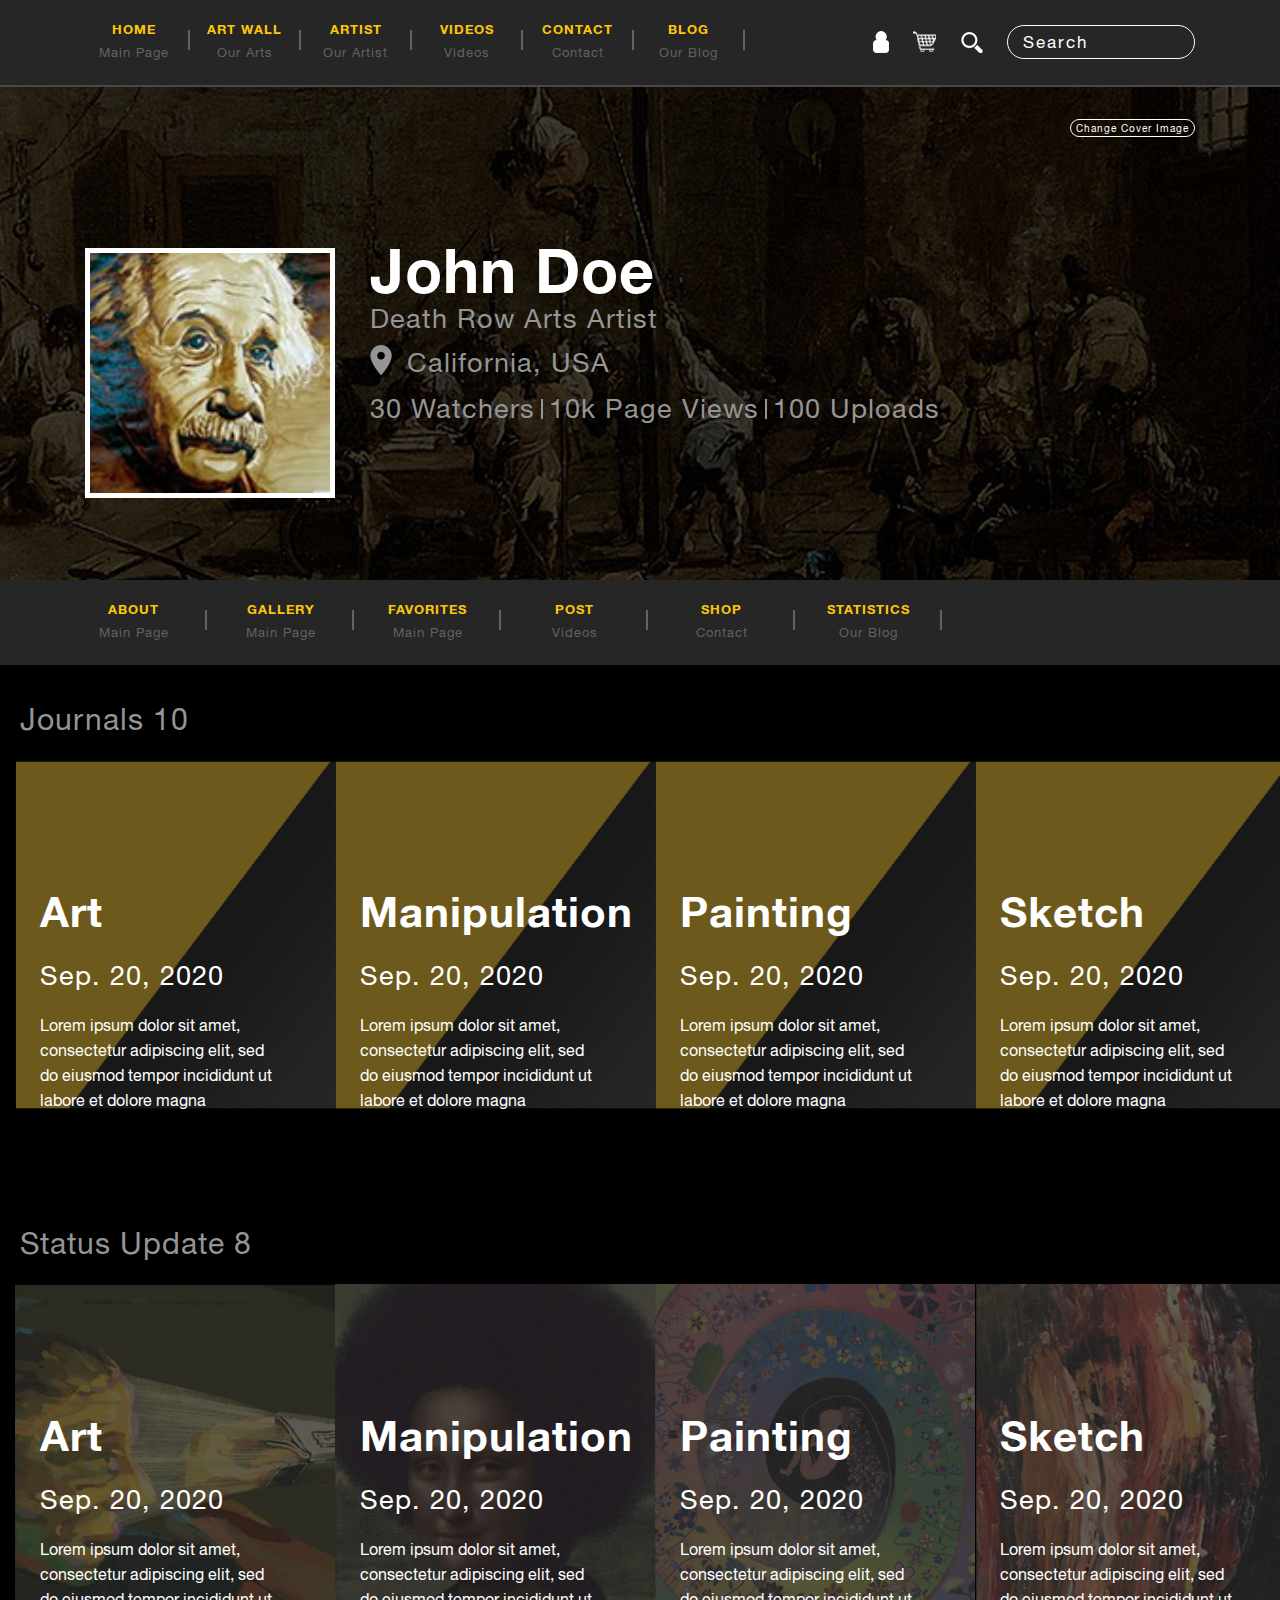
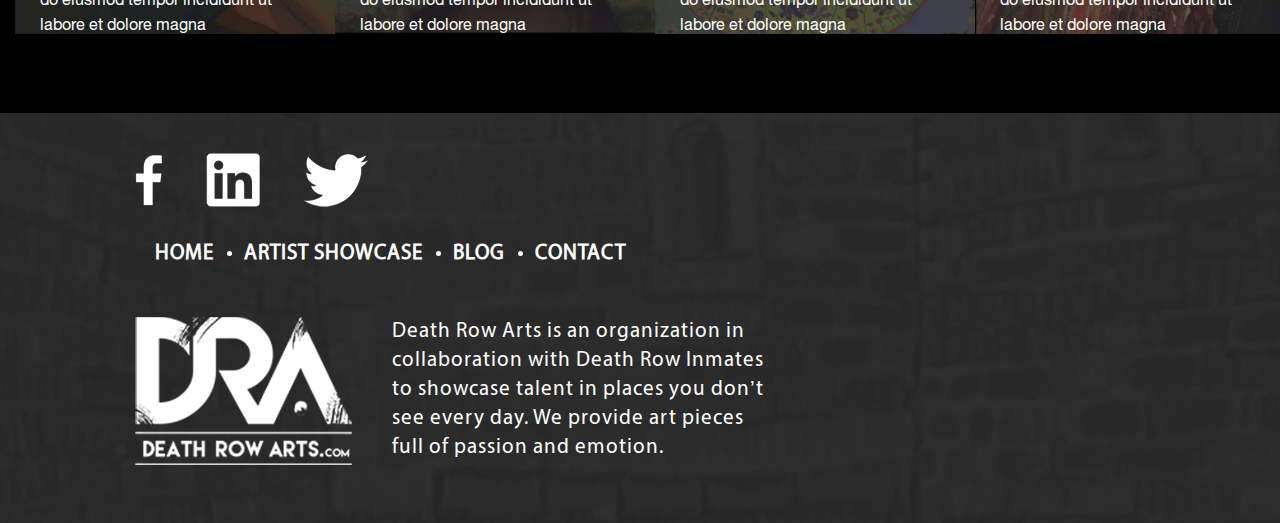
<file: post.html>
<!DOCTYPE html>
<html lang="en">
<head>
    <meta charset="utf-8">
    <meta name="viewport" content="width=device-width, initial-scale=1, shrink-to-fit=no">
    <meta name="description" content="">
    <meta name="author" content="">
    <!-- <link rel="icon" href="./favicon.ico"> -->

    <title>Post page - Death Row Arts</title>

    <!-- Bootstrap CSS -->
    <link href="css/bootstrap.min.css" rel="stylesheet">

    <!-- Custom styles for this template -->
    <link href="css/main.css" rel="stylesheet">
</head>

<body>

<header class="artist-page_top-bg">
    <div class="container">
        <div class="row justify-content-between align-items-center center">
            <div class="col-md-auto">
                <button class="top-nav_btn">
                    <img src="img/button.png" alt="button">
                </button>
                <ul class="top-nav_menu artist-page_TopMenu">
                    <li>
                        <a href="#">HOME</a>
                    </li>
                    <li>
                        <a href="#">ART WALL</a>
                    </li>
                    <li>
                        <a href="#">ARTIST</a>
                    </li>
                    <li>
                        <a href="#">VIDEOS</a>
                    </li>
                    <li>
                        <a href="#">CONTACT</a>
                    </li>
                    <li>
                        <a href="#">BLOG</a>
                    </li>
                </ul>
                <ul class="top-nav_menu_shell artist-page_TopMenu_shell">
                    <li>
                        <p>Main Page</p>
                    </li>
                    <li>
                        <p>Our Arts</p>
                    </li>
                    <li>
                        <p>Our Artist</p>
                    </li>
                    <li>
                        <p>Videos</p>
                    </li>
                    <li>
                        <p>Contact</p>
                    </li>
                    <li>
                        <p>Our Blog</p>
                    </li>
                </ul>
            </div><!-- /.col-md -->
            <div class="col-md-auto">
                <ul class="top-nav_menu_right artist-page_TopMenu_right">
                    <li>
                        <a href="#"><img class="user" src="img/user.png" alt="user image"></a>
                    </li>
                    <li>
                        <a href="#"><img class="cart" src="img/cart.png" alt="cart image"></a>
                    </li>
                    <li>
                        <a href="#"><img class="search_icon" src="img/search.png" alt="search image"></a>
                    </li>
                    <li>
                        <input type="search" class="search" placeholder="Search">
                    </li>
                </ul>
            </div><!-- /.col-md -->
        </div><!-- /.row -->
    </div>
    <div class="masthead-artist">
        <div class="container h-100 top-nav">
            <div class="row justify-content-end align-items-center">
                <div class="col-md-auto">
                    <a href="#">Change Cover Image</a>
                </div>
            </div>
            <div class="row justify-content-start align-items-center">
                <div class="col-md-3 artist-profile_top artist-page">
                    <img src="img/artist profile_image.jpg" alt="artist profile image">
                </div>
                <div class="col-md-7 artist-profile_top">
                    <h1>John Doe</h1>
                    <p class="artist-profile_top_label">Death Row Arts Artist</p>
                    <div class="artist-profile_top_loc">
                        <img src="img/loc.png" alt="location icon">
                        <p>California, USA</p>
                    </div>
                    <div class="artist-profile_top_stat">
                        <p>30 Watchers</p>
                        <p>10k Page Views</p>
                        <p>100 Uploads</p>
                    </div>
                </div>
            </div><!-- /.row -->
        </div>
    </div>
    <div class="container">
        <div class="row justify-content-between align-items-center center">
            <div class="col-md-auto">
                <ul class="top-nav_menuArtist artist-page_TopMenu">
                    <li>
                        <a href="#">ABOUT</a>
                    </li>
                    <li>
                        <a href="#">GALLERY</a>
                    </li>
                    <li>
                        <a href="#">FAVORITES</a>
                    </li>
                    <li>
                        <a href="#">POST</a>
                    </li>
                    <li>
                        <a href="#">SHOP</a>
                    </li>
                    <li>
                        <a href="#">STATISTICS</a>
                    </li>
                </ul>
                <ul class="top-nav_menu_shellArtist artist-page_TopMenu_shell">
                    <li>
                        <p>Main Page</p>
                    </li>
                    <li>
                        <p>Main Page</p>
                    </li>
                    <li>
                        <p>Main Page</p>
                    </li>
                    <li>
                        <p>Videos</p>
                    </li>
                    <li>
                        <p>Contact</p>
                    </li>
                    <li>
                        <p>Our Blog</p>
                    </li>
                </ul>
            </div><!-- /.col-md -->
        </div><!-- /.row -->
    </div>
</header>

<!-- Main part Post page -->
<div class="post-page_bg">
    <div class="container-fluid postPageWidth postPage">
        <div class="row justify-content-between align-items-center">
            <h2>Journals 10</h2>
        </div>
        <div class="row justify-content-between align-items-center">
            <div class="col-lg-3">
                <img src="img/post/post.png" alt="post image">
                <div class="postPage_text">
                    <p>Art</p>
                    <p>Sep. 20, 2020</p>
                    <p>Lorem ipsum dolor sit amet, consectetur adipiscing elit, sed do eiusmod tempor incididunt ut
                        labore
                        et dolore magna</p>
                </div>
            </div>
            <div class="col-lg-3">
                <img src="img/post/post.png" alt="post image">
                <div class="postPage_text">
                    <p>Manipulation</p>
                    <p>Sep. 20, 2020</p>
                    <p>Lorem ipsum dolor sit amet, consectetur adipiscing elit, sed do eiusmod tempor incididunt ut
                        labore
                        et dolore magna</p>
                </div>
            </div>
            <div class="col-lg-3">
                <img src="img/post/post.png" alt="post image">
                <div class="postPage_text">
                    <p>Painting</p>
                    <p>Sep. 20, 2020</p>
                    <p>Lorem ipsum dolor sit amet, consectetur adipiscing elit, sed do eiusmod tempor incididunt ut
                        labore
                        et dolore magna</p>
                </div>
            </div>
            <div class="col-lg-3">
                <img src="img/post/post.png" alt="post image">
                <div class="postPage_text">
                    <p>Sketch</p>
                    <p>Sep. 20, 2020</p>
                    <p>Lorem ipsum dolor sit amet, consectetur adipiscing elit, sed do eiusmod tempor incididunt ut
                        labore
                        et dolore magna</p>
                </div>
            </div>
        </div>
        <div class="row justify-content-between align-items-center">
            <h3>Status Update 8</h3>
        </div>
        <div class="row justify-content-between align-items-center">
            <div class="col-lg-3">
                <img src="img/post/postImg1.jpg" alt="post image">
                <div class="postPage_text">
                    <p>Art</p>
                    <p>Sep. 20, 2020</p>
                    <p>Lorem ipsum dolor sit amet, consectetur adipiscing elit, sed do eiusmod tempor incididunt ut
                        labore
                        et dolore magna</p>
                </div>
            </div>
            <div class="col-lg-3">
                <img src="img/post/postImg2.jpg" alt="post image">
                <div class="postPage_text">
                    <p>Manipulation</p>
                    <p>Sep. 20, 2020</p>
                    <p>Lorem ipsum dolor sit amet, consectetur adipiscing elit, sed do eiusmod tempor incididunt ut
                        labore
                        et dolore magna</p>
                </div>
            </div>
            <div class="col-lg-3">
                <img src="img/post/postImg3.jpg" alt="post image">
                <div class="postPage_text">
                    <p>Painting</p>
                    <p>Sep. 20, 2020</p>
                    <p>Lorem ipsum dolor sit amet, consectetur adipiscing elit, sed do eiusmod tempor incididunt ut
                        labore
                        et dolore magna</p>
                </div>
            </div>
            <div class="col-lg-3">
                <img src="img/post/postImg4.jpg" alt="post image">
                <div class="postPage_text">
                    <p>Sketch</p>
                    <p>Sep. 20, 2020</p>
                    <p>Lorem ipsum dolor sit amet, consectetur adipiscing elit, sed do eiusmod tempor incididunt ut
                        labore
                        et dolore magna</p>
                </div>
            </div>
        </div>
    </div><!-- /.container -->
</div>
<footer class="footer artist-footer">
    <div class="container-fluid">
        <div class="row justify-content-between align-items-center">
            <div class="col-md-auto footer-left">
                <a href="#"><img src="img/fb.png" alt="facebook icon"></a>
                <a href="#"><img src="img/in.png" alt="linkedin_icon"></a>
                <a href="#"><img src="img/twitter.png" alt="twitter_icon"></a>
                <ul class="footer-left-menu">
                    <li>
                        <a href="#">HOME</a>
                    </li>
                    <li>
                        <a href="#">ARTIST SHOWCASE</a>
                    </li>
                    <li>
                        <a href="#">BLOG</a>
                    </li>
                    <li>
                        <a href="#">CONTACT</a>
                    </li>
                </ul>
            </div><!-- /.col-md -->
            <div class="col-md-auto footer-right">
                <img src="img/DRA-logoFooter.png" alt="DRA">
                <p>Death Row Arts is an organization in<br/>
                    collaboration with Death Row Inmates<br/>
                    to showcase talent in places you don’t<br/>
                    see every day. We provide art pieces<br/>
                    full of passion and emotion.</p>
            </div><!-- /.col-md -->
        </div>
    </div><!-- /.container -->
</footer>

<script src="js/jquery-3.3.1.slim.min.js"></script>
<script src="js/bootstrap.bundle.min.js"></script>
<script src="js/main.js"></script>
</body>
</html>
</file>
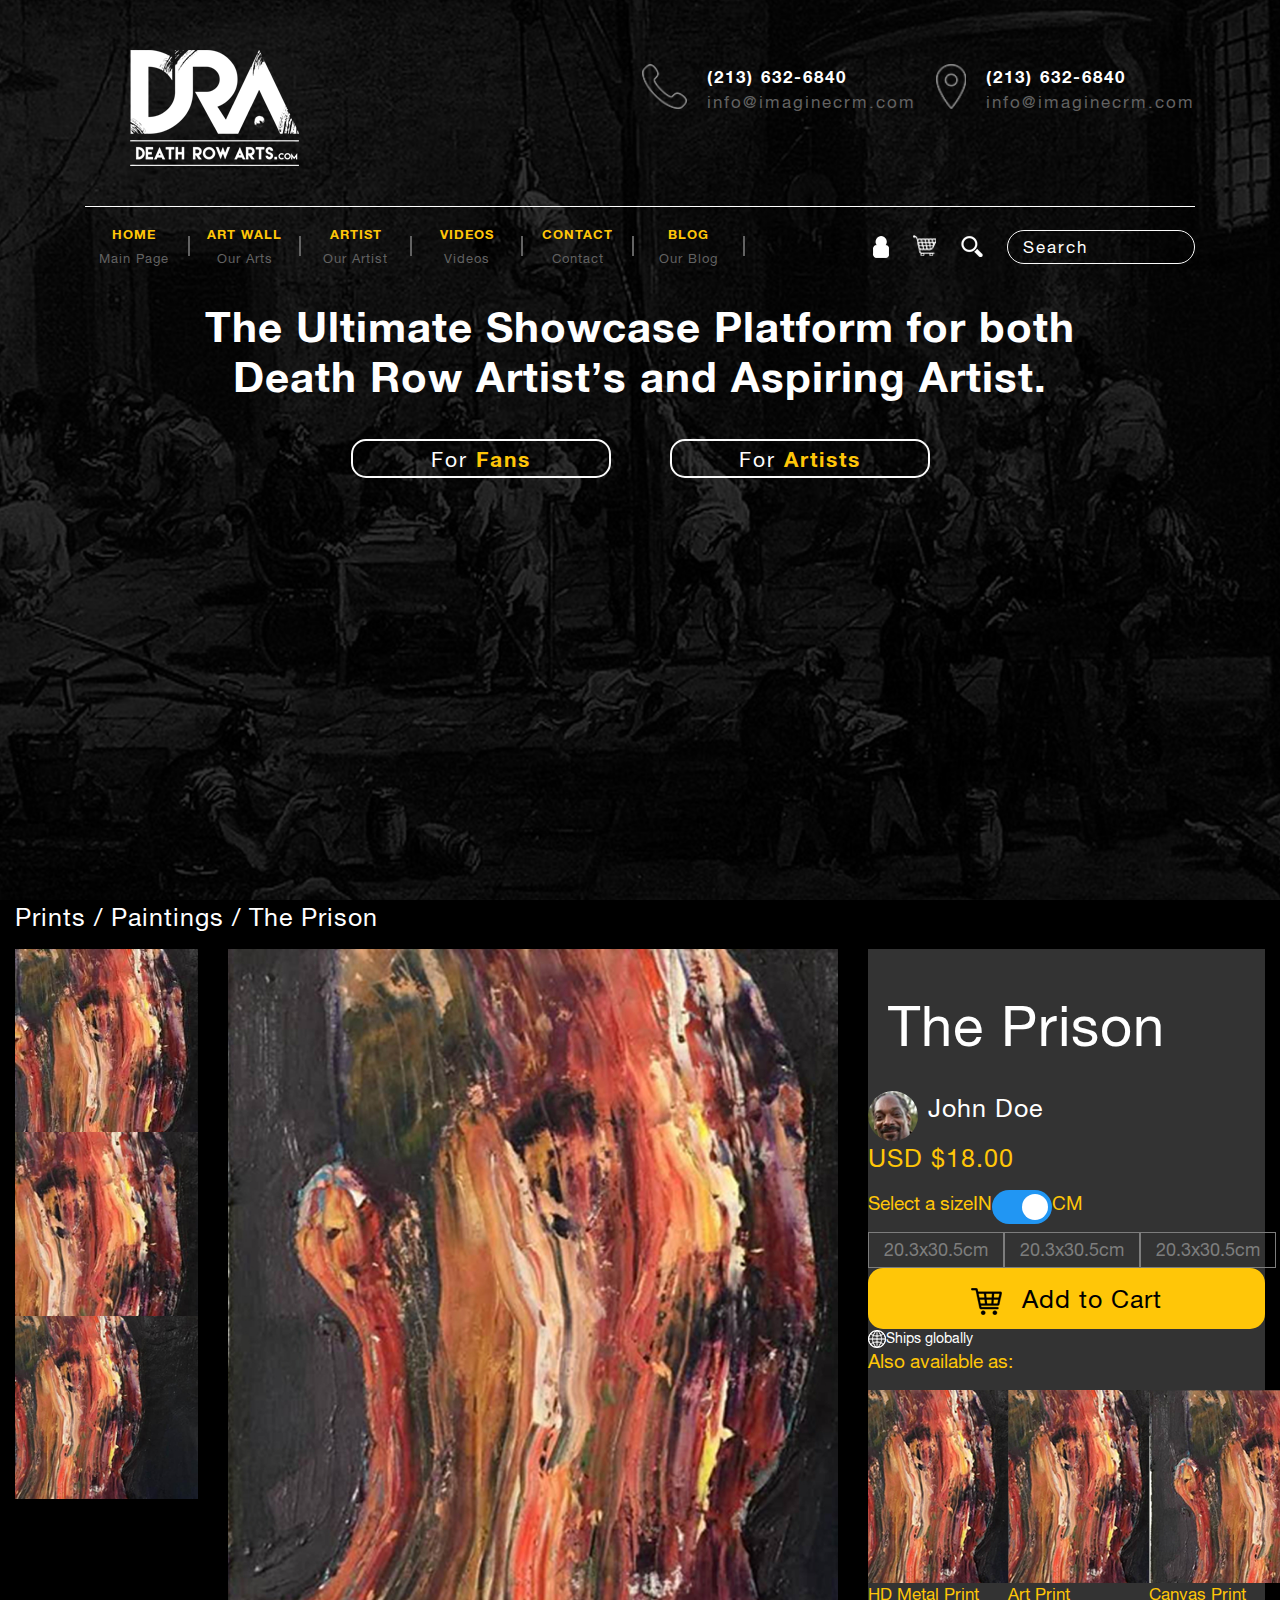
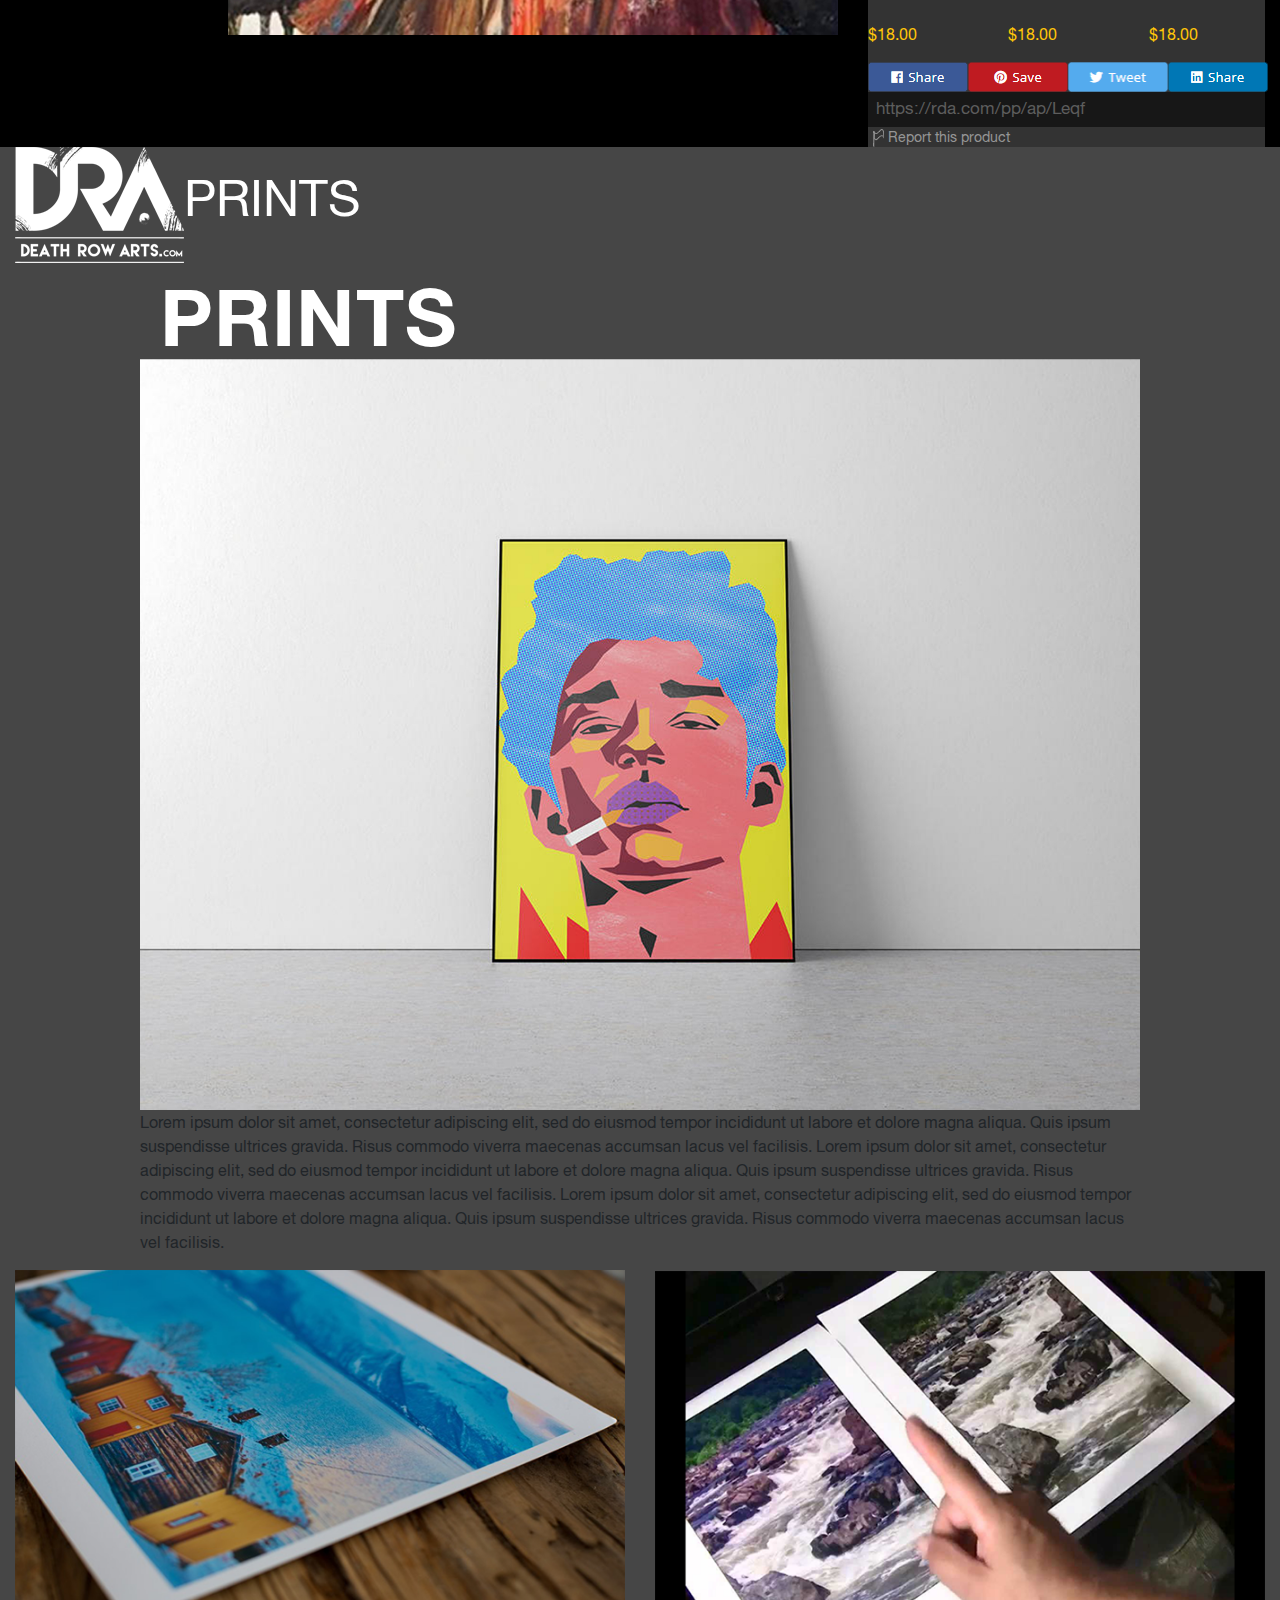
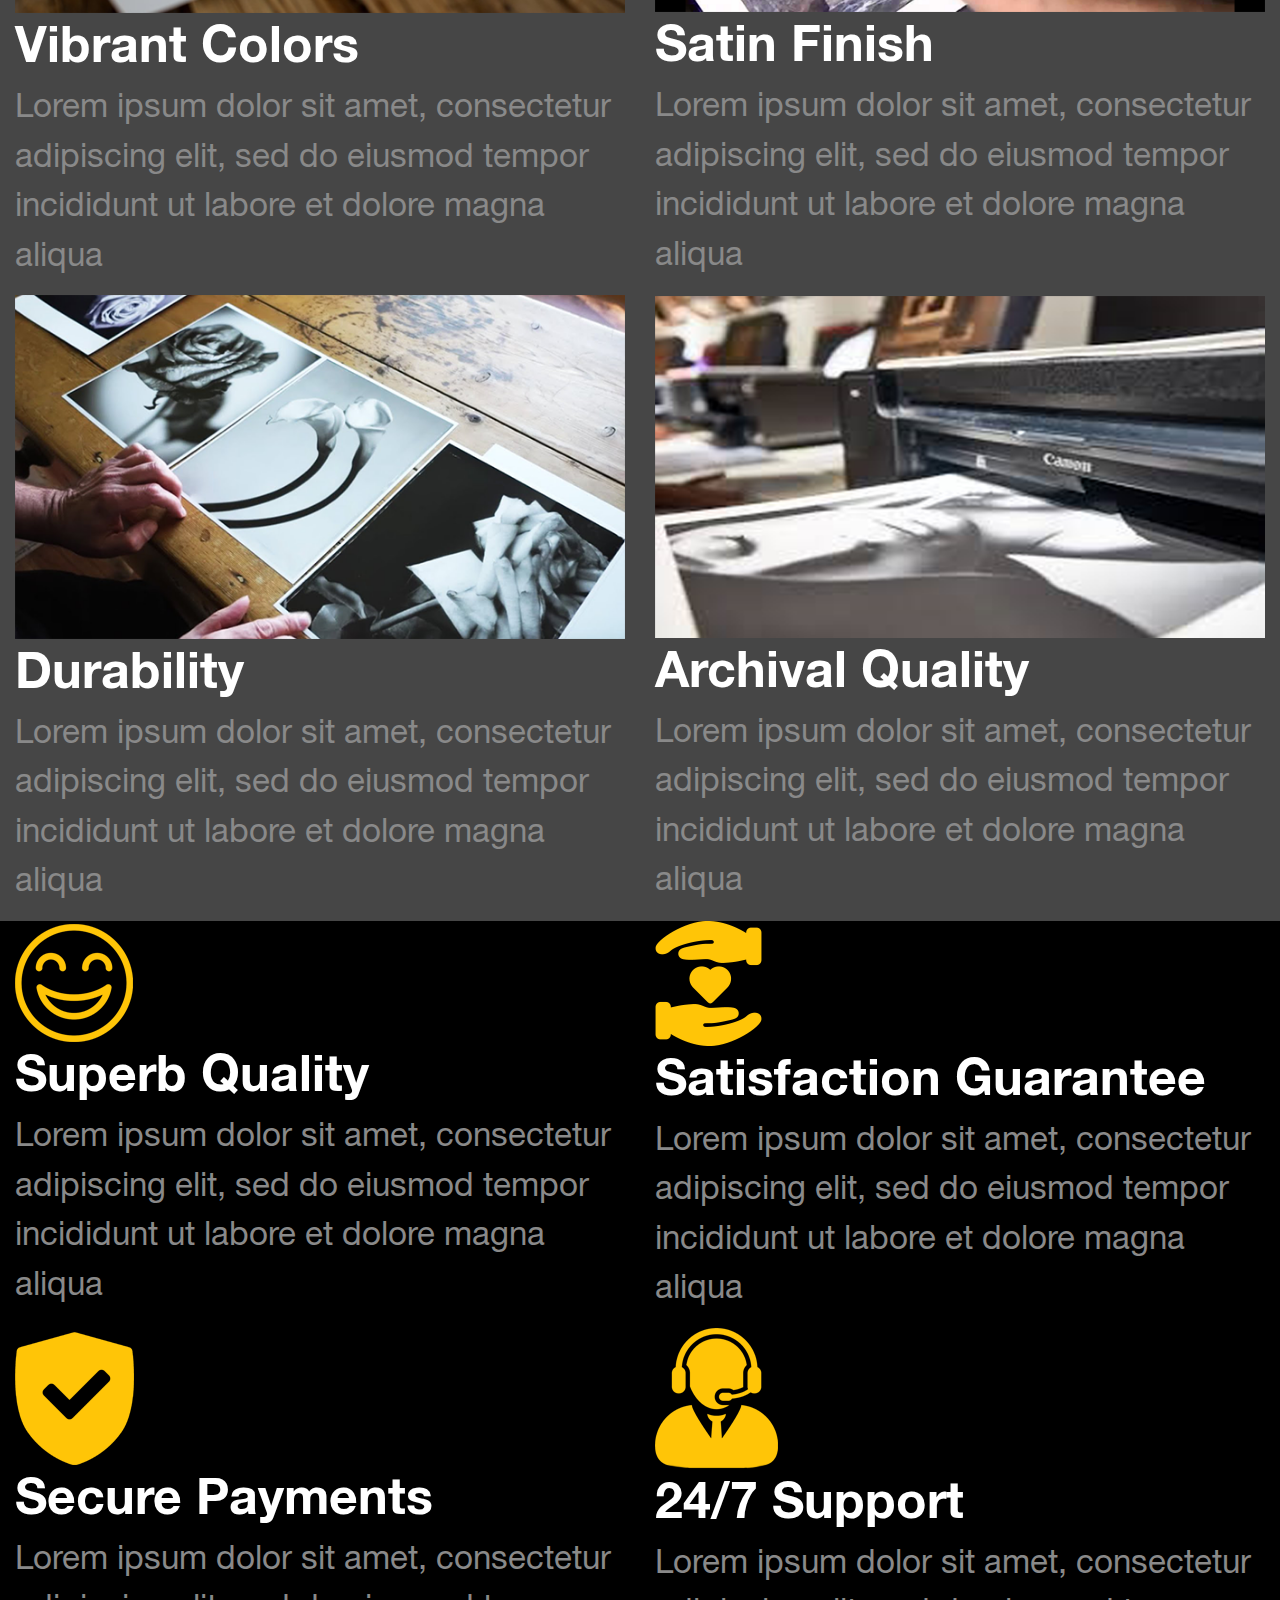
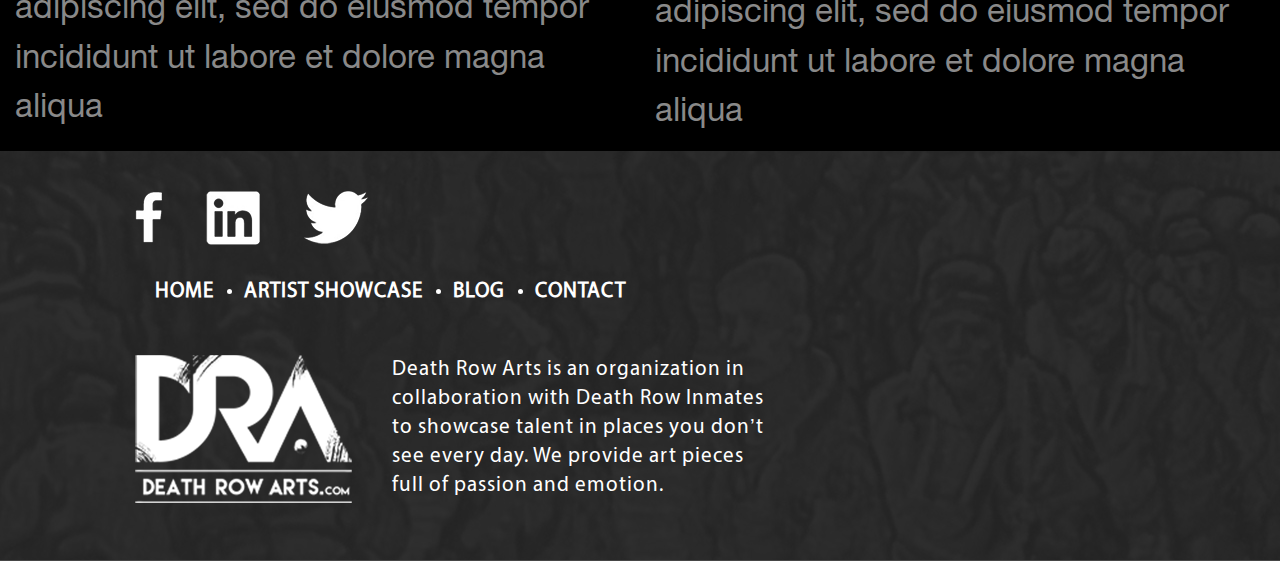
<file: print.html>
<!DOCTYPE html>
<html lang="en">
<head>
    <meta charset="utf-8">
    <meta name="viewport" content="width=device-width, initial-scale=1, shrink-to-fit=no">
    <meta name="description" content="">
    <meta name="author" content="">
    <!-- <link rel="icon" href="./favicon.ico"> -->

    <title>Print page - Death Row Arts</title>

    <!-- Bootstrap CSS -->
    <link href="css/bootstrap.min.css" rel="stylesheet">

    <!-- Custom styles for this template -->
    <link href="css/main.css" rel="stylesheet">
</head>

<body>

<header class="masthead-profile">
    <div class="container h-100 top-nav">
        <div class="row justify-content-between">
            <div class="col-md-auto">
                <div class="top-nav-logo">
                    <img src="img/DRA-logo.png" alt="DRA">
                </div>
            </div><!-- /.col-md -->
            <div class="col-md-auto top-right">
                <img src="img/phone.png" alt="phone_icon">
                <p>(213) 632-6840<br/><span class="top-right-mail">info@imaginecrm.com</span></p>
                <img src="img/location.png" alt="location_icon">
                <p>(213) 632-6840<br/><span class="top-right-mail">info@imaginecrm.com</span></p>
            </div><!-- /.col-md -->
        </div>
        <hr class="line"/>
        <div class="row justify-content-between align-items-center center">
            <div class="col-md-auto">
                <button class="top-nav_btn">
                    <img src="img/button.png" alt="button">
                </button>
                <ul class="top-nav_menu">
                    <li>
                        <a href="#">HOME</a>
                    </li>
                    <li>
                        <a href="#">ART WALL</a>
                    </li>
                    <li>
                        <a href="#">ARTIST</a>
                    </li>
                    <li>
                        <a href="#">VIDEOS</a>
                    </li>
                    <li>
                        <a href="#">CONTACT</a>
                    </li>
                    <li>
                        <a href="#">BLOG</a>
                    </li>
                </ul>
                <ul class="top-nav_menu_shell">
                    <li>
                        <p>Main Page</p>
                    </li>
                    <li>
                        <p>Our Arts</p>
                    </li>
                    <li>
                        <p>Our Artist</p>
                    </li>
                    <li>
                        <p>Videos</p>
                    </li>
                    <li>
                        <p>Contact</p>
                    </li>
                    <li>
                        <p>Our Blog</p>
                    </li>
                </ul>
            </div><!-- /.col-md -->
            <div class="col-md-auto">
                <ul class="top-nav_menu_right">
                    <li>
                        <a href="#"><img class="user" src="img/user.png" alt="user image"></a>
                    </li>
                    <li>
                        <a href="#"><img class="cart" src="img/cart.png" alt="cart image"></a>
                    </li>
                    <li>
                        <a href="#"><img class="search_icon" src="img/search.png" alt="search image"></a>
                    </li>
                    <li>
                        <input type="search" class="search" placeholder="Search">
                    </li>
                </ul>
            </div><!-- /.col-md -->
        </div><!-- /.row -->
        <div class="row justify-content-center align-items-center">
            <div class="col-md-auto center art-wall_top">
                <h1>The Ultimate Showcase Platform for both<br/>
                    Death Row Artist’s and Aspiring Artist.</h1>
                <a href="#" class="art-wall_top_button">For <span class="art-wall_top_button_span">Fans</span></a>
                <a href="#" class="art-wall_top_button">For <span class="art-wall_top_button_span">Artists</span></a>
            </div>
        </div><!-- /.row -->
    </div>
</header>

<div class="container-fluid">
    <div class="row breadcrumbs print-top-bg">
        <div class="col-md-auto">
            <p>Prints / Paintings / The Prison</p>
        </div>
    </div><!-- /.row -->
    <div class="row print-top-bg">
        <div class="col-xl-2">
            <img src="img/print/printImg1.jpg" class="img-fluid" alt="painting">
            <img src="img/print/printImg2.jpg" class="img-fluid" alt="painting">
            <img src="img/print/printImg3.jpg" class="img-fluid" alt="painting">
        </div>
        <div class="col-xl-6 printMain">
            <img src="img/print/printMain.jpg" class="img-fluid" alt="painting">
        </div>
        <div class="col-xl-4">
            <div class="printShop">
                <h2>The Prison</h2>
                <div class="printShopArtist flex">
                    <img src="img/print/printArtist.png" alt="artist photo">
                    <p>John Doe</p>
                </div>
                <p class="printShopPrice">USD $18.00</p>
                <div class="printShopSelector flex">
                    <p>Select a size</p>
                    <p>IN</p>
                    <label class="switch">
                        <input type="checkbox" checked>
                        <span class="slider round"></span>
                    </label>
                    <p>CM</p>
                </div>
                <div class="printShopSizes flex">
                    <a href="#">20.3x30.5cm</a>
                    <a href="#">20.3x30.5cm</a>
                    <a href="#">20.3x30.5cm</a>
                </div>
                <div class="printShopBtn">
                    <a href="#"><img src="img/print/printCart.png" alt="cart icon">Add to Cart</a>
                </div>
                <div class="printShopShips align-items-center flex">
                    <img src="img/print/printShips.png" alt="shipment icon">
                    <p>Ships globally</p>
                </div>
                <p class="printAvaliab">Also available as:</p>
                <div class="printOthers flex">
                    <div>
                        <img src="img/print/printOthers1.jpg" alt="another print">
                        <p>HD Metal Print</p>
                        <p>$18.00</p>
                    </div>
                    <div>
                        <img src="img/print/printOthers2.jpg" alt="another print">
                        <p>Art Print</p>
                        <p>$18.00</p>
                    </div>
                    <div>
                        <img src="img/print/printOthers3.jpg" alt="another print">
                        <p>Canvas Print</p>
                        <p>$18.00</p>
                    </div>
                </div>
                <div class="flex">
                    <img src="img/print/fb.png" alt="fb icon">
                    <img src="img/print/pinterest.png" alt="pinterest icon">
                    <img src="img/print/tweet.png" alt="tweet icon">
                    <img src="img/print/in.png" alt="Linkedin icon">
                </div>
                <div class="inputUrl">
                    <input type="url" class="url" placeholder="https://rda.com/pp/ap/Leqf">
                </div>
                <div class="printReport align-items-center flex">
                    <img src="img/print/report.png" alt="report icon">
                    <p>Report this product</p>
                </div>
            </div>
        </div>
    </div><!-- /.row -->
</div><!-- /.container -->
<div class="container-fluid">
    <div class="row print-bg">
        <div class="col-md-auto flex align-items-center">
            <img src="img/print/PrintLogoDra.png" alt="Logo DRA">
            <p class="printPrint">PRINTS</p>
        </div>
    </div>
    <div class="row justify-content-center align-items-center print-bg">
        <div class="col-md-auto printPosters">
            <h3>PRINTS</h3>
            <img src="img/print/Print.jpg" class="img-fluid" alt="print">
            <p>Lorem ipsum dolor sit amet, consectetur adipiscing elit, sed do eiusmod tempor incididunt ut labore et
                dolore magna aliqua. Quis ipsum suspendisse ultrices gravida. Risus commodo viverra maecenas accumsan
                lacus vel facilisis. Lorem ipsum dolor sit amet, consectetur adipiscing elit, sed do eiusmod tempor
                incididunt ut labore et dolore magna aliqua. Quis ipsum suspendisse ultrices gravida. Risus commodo
                viverra maecenas accumsan lacus vel facilisis. Lorem ipsum dolor sit amet, consectetur adipiscing elit,
                sed do eiusmod tempor incididunt ut labore et dolore magna aliqua. Quis ipsum suspendisse ultrices
                gravida. Risus commodo viverra maecenas accumsan lacus vel facilisis.</p>
        </div>
    </div><!-- /.row -->
    <div class="row justify-content-center align-items-center print-bg printFeatures">
        <div class="col-md-6">
            <img src="img/print/printFeature1.png" class="img-fluid" alt="image of print feature">
            <h4>Vibrant Colors</h4>
            <p>Lorem ipsum dolor sit amet, consectetur adipiscing elit, sed do eiusmod tempor incididunt ut labore et
                dolore magna aliqua</p>
        </div>
        <div class="col-md-6">
            <img src="img/print/printFeature2.png" class="img-fluid" alt="image of print feature">
            <h4>Satin Finish</h4>
            <p>Lorem ipsum dolor sit amet, consectetur adipiscing elit, sed do eiusmod tempor incididunt ut labore et
                dolore magna aliqua</p>
        </div>
    </div><!-- /.row -->
    <div class="row justify-content-center align-items-center print-bg printFeatures">
        <div class="col-md-6">
            <img src="img/print/printFeature3.png" class="img-fluid" alt="image of print feature">
            <h4>Durability</h4>
            <p>Lorem ipsum dolor sit amet, consectetur adipiscing elit, sed do eiusmod tempor incididunt ut labore et
                dolore magna aliqua</p>
        </div>
        <div class="col-md-6">
            <img src="img/print/printFeature4.png" class="img-fluid" alt="image of print feature">
            <h4>Archival Quality</h4>
            <p>Lorem ipsum dolor sit amet, consectetur adipiscing elit, sed do eiusmod tempor incididunt ut labore et
                dolore magna aliqua</p>
        </div>
    </div><!-- /.row -->
</div><!-- /.container -->
<div class="container-fluid">
    <div class="row justify-content-center align-items-center print-bg-bottom printFeatures">
        <div class="col-md-6">
            <img src="img/print/printFeature5.png" class="img-fluid" alt="image of print feature">
            <h5>Superb Quality</h5>
            <p>Lorem ipsum dolor sit amet, consectetur adipiscing elit, sed do eiusmod tempor incididunt ut labore et
                dolore magna aliqua</p>
        </div>
        <div class="col-md-6">
            <img src="img/print/printFeature6.png" class="img-fluid" alt="image of print feature">
            <h5>Satisfaction Guarantee</h5>
            <p>Lorem ipsum dolor sit amet, consectetur adipiscing elit, sed do eiusmod tempor incididunt ut labore et
                dolore magna aliqua</p>
        </div>
    </div><!-- /.row -->
    <div class="row justify-content-center align-items-center print-bg-bottom printFeatures">
        <div class="col-md-6">
            <img src="img/print/printFeature7.png" class="img-fluid" alt="image of print feature">
            <h5>Secure Payments</h5>
            <p>Lorem ipsum dolor sit amet, consectetur adipiscing elit, sed do eiusmod tempor incididunt ut labore et
                dolore magna aliqua</p>
        </div>
        <div class="col-md-6">
            <img src="img/print/printFeature8.png" class="img-fluid" alt="image of print feature">
            <h5>24/7 Support</h5>
            <p>Lorem ipsum dolor sit amet, consectetur adipiscing elit, sed do eiusmod tempor incididunt ut labore et
                dolore magna aliqua</p>
        </div>
    </div><!-- /.row -->
</div><!-- /.container -->
<footer class="footer">
    <div class="container-fluid">
        <div class="row justify-content-between align-items-center">
            <div class="col-md-auto footer-left">
                <a href="#"><img src="img/fb.png" alt="facebook icon"></a>
                <a href="#"><img src="img/in.png" alt="linkedin_icon"></a>
                <a href="#"><img src="img/twitter.png" alt="twitter_icon"></a>
                <ul class="footer-left-menu">
                    <li>
                        <a href="#">HOME</a>
                    </li>
                    <li>
                        <a href="#">ARTIST SHOWCASE</a>
                    </li>
                    <li>
                        <a href="#">BLOG</a>
                    </li>
                    <li>
                        <a href="#">CONTACT</a>
                    </li>
                </ul>
            </div><!-- /.col-md -->
            <div class="col-md-auto footer-right">
                <img src="img/DRA-logoFooter.png" alt="DRA">
                <p>Death Row Arts is an organization in<br/>
                    collaboration with Death Row Inmates<br/>
                    to showcase talent in places you don’t<br/>
                    see every day. We provide art pieces<br/>
                    full of passion and emotion.</p>
            </div><!-- /.col-md -->
        </div>
    </div><!-- /.container -->
</footer>

<script src="js/jquery-3.3.1.slim.min.js"></script>
<script src="js/bootstrap.bundle.min.js"></script>
<script src="js/main.js"></script>
</body>
</html>
</file>
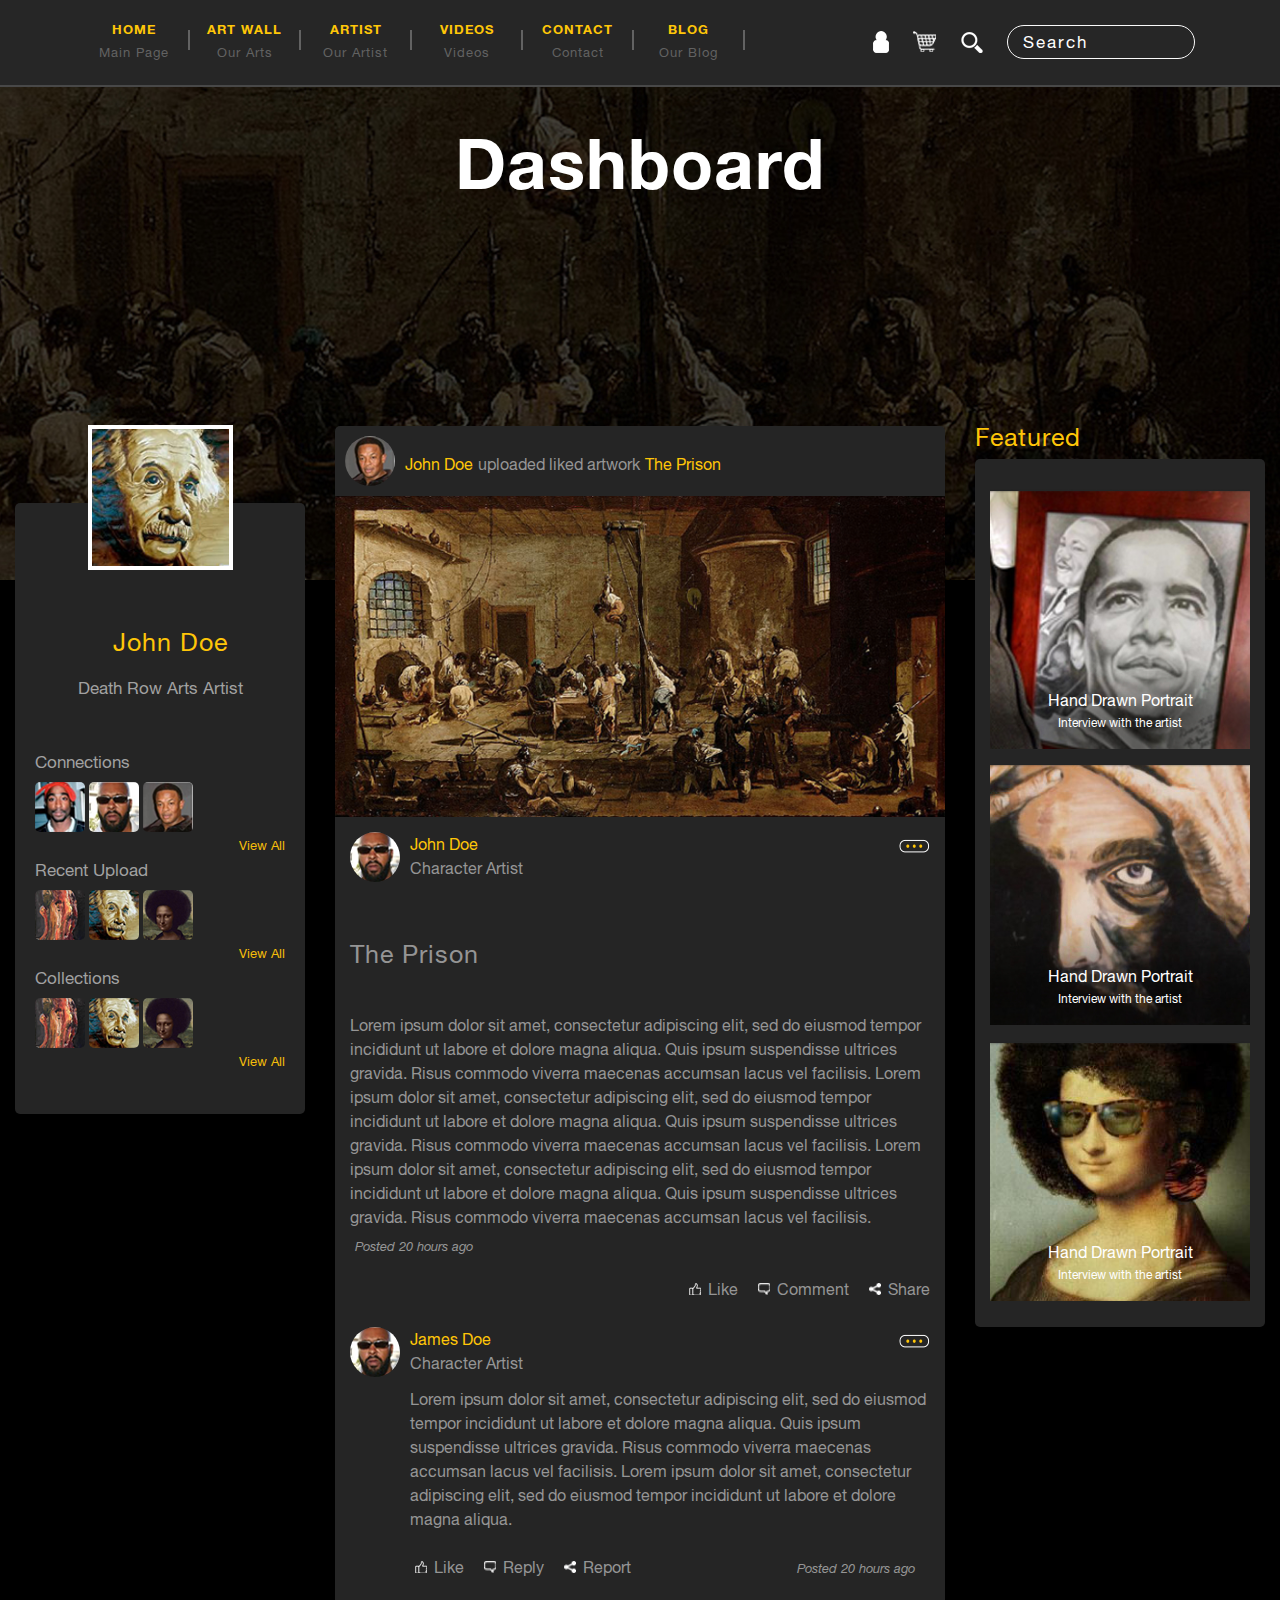
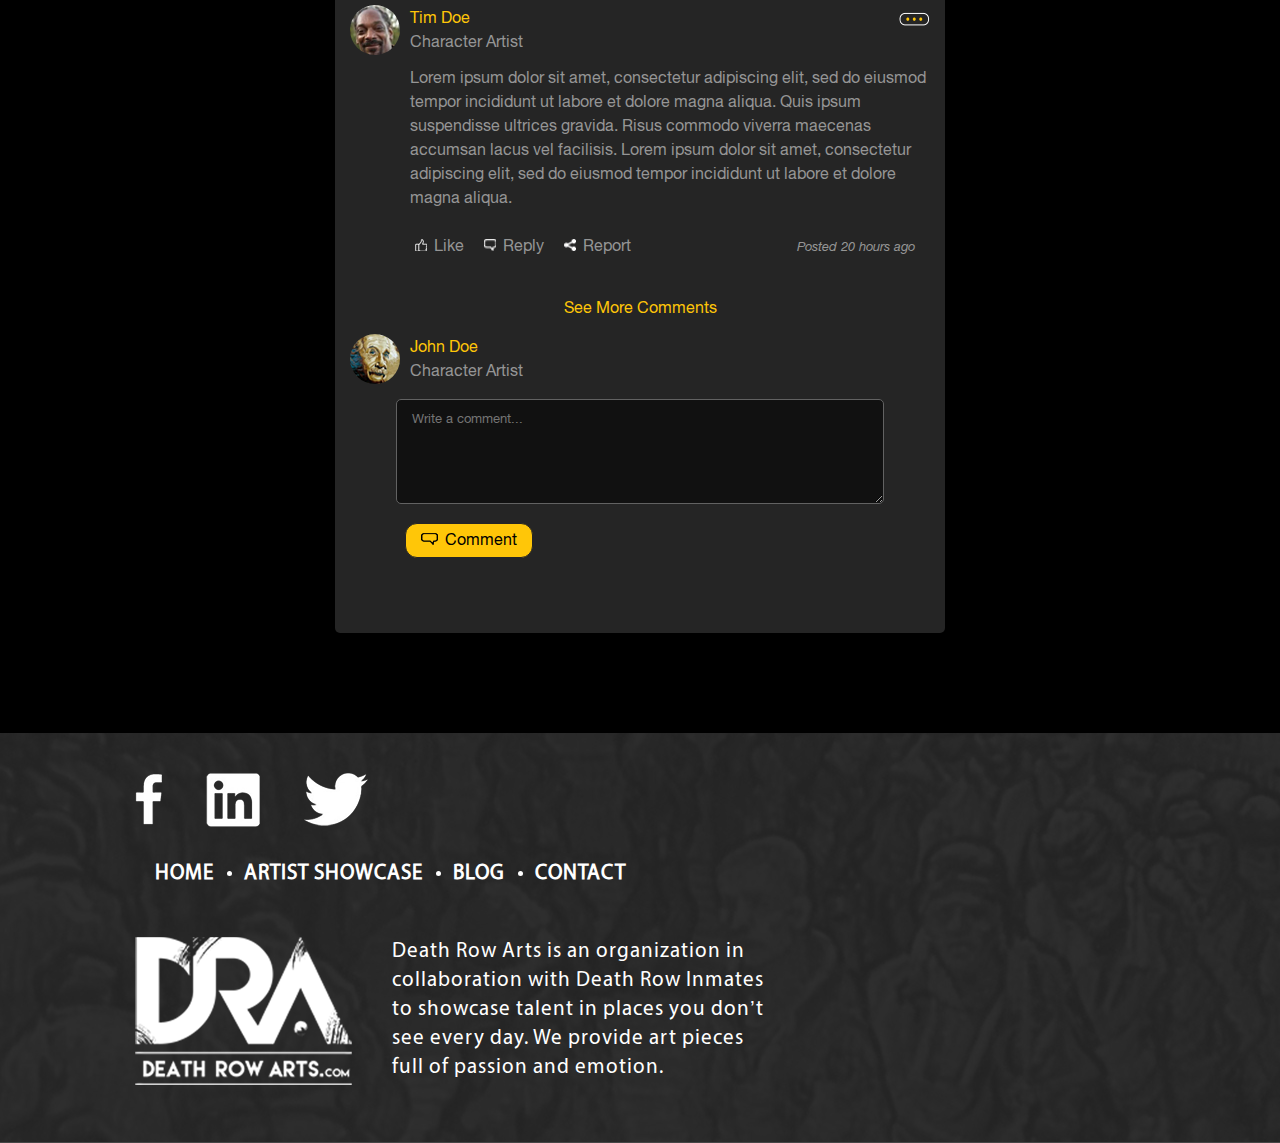
<file: profile.html>
<!DOCTYPE html>
<html lang="en">
<head>
    <meta charset="utf-8">
    <meta name="viewport" content="width=device-width, initial-scale=1, shrink-to-fit=no">
    <meta name="description" content="">
    <meta name="author" content="">
    <!-- <link rel="icon" href="./favicon.ico"> -->

    <title>Profile - Death Row Arts</title>

    <!-- Bootstrap CSS -->
    <link href="css/bootstrap.min.css" rel="stylesheet">

    <!-- Custom styles for this template -->
    <link href="css/main.css" rel="stylesheet">
</head>

<body>

<header class="artist-page_top-bg">
    <div class="container">
        <div class="row justify-content-between align-items-center center">
            <div class="col-md-auto">
                <button class="top-nav_btn profile-top-nav_btn">
                    <img src="img/button.png" alt="button">
                </button>
                <ul class="top-nav_menu artist-page_TopMenu">
                    <li>
                        <a href="#">HOME</a>
                    </li>
                    <li>
                        <a href="#">ART WALL</a>
                    </li>
                    <li>
                        <a href="#">ARTIST</a>
                    </li>
                    <li>
                        <a href="#">VIDEOS</a>
                    </li>
                    <li>
                        <a href="#">CONTACT</a>
                    </li>
                    <li>
                        <a href="#">BLOG</a>
                    </li>
                </ul>
                <ul class="top-nav_menu_shell artist-page_TopMenu_shell">
                    <li>
                        <p>Main Page</p>
                    </li>
                    <li>
                        <p>Our Arts</p>
                    </li>
                    <li>
                        <p>Our Artist</p>
                    </li>
                    <li>
                        <p>Videos</p>
                    </li>
                    <li>
                        <p>Contact</p>
                    </li>
                    <li>
                        <p>Our Blog</p>
                    </li>
                </ul>
            </div><!-- /.col-md -->
            <div class="col-md-auto">
                <ul class="top-nav_menu_right artist-page_TopMenu_right">
                    <li>
                        <a href="#"><img class="user" src="img/user.png" alt="user image"></a>
                    </li>
                    <li>
                        <a href="#"><img class="cart" src="img/cart.png" alt="cart image"></a>
                    </li>
                    <li>
                        <a href="#"><img class="search_icon" src="img/search.png" alt="search image"></a>
                    </li>
                    <li>
                        <input type="search" class="search" placeholder="Search">
                    </li>
                </ul>
            </div><!-- /.col-md -->
        </div><!-- /.row -->
    </div>
    <div class="masthead-artist">
        <div class="container h-100 top-nav">
            <div class="row justify-content-start align-items-center center">
                <div class="col-md-12 artist-profile_top profile_top">
                    <h1>Dashboard</h1>
                </div>
            </div><!-- /.row -->
        </div>
    </div>
</header>

<!-- Main part Profile -->
<div class="profile_bg">
    <div class="container-fluid profile_width">
        <div class="row">
            <div class="col-md-3 profile">
                <div class="profile_left">
                    <div class="center profile_left_top">
                        <img src="img/artist profile_image.jpg" alt="artist profile image">
                        <h2>John Doe</h2>
                        <p>Death Row Arts Artist</p>
                    </div>
                    <div class="profile_left_item">
                        <p>Connections</p>
                        <img src="img/profile/dashboard_1.1.png" alt="connections image">
                        <img src="img/profile/dashboard_1.2.png" alt="connections image">
                        <img src="img/profile/dashboard_1.3.png" alt="connections image">
                        <div class="profile_left_view"><a href="#">View All</a></div>
                        <p>Recent Upload</p>
                        <img src="img/profile/dashboard_2.1.png" alt="upload image">
                        <img src="img/profile/dashboard_2.2.png" alt="upload image">
                        <img src="img/profile/dashboard_2.3.png" alt="upload image">
                        <div class="profile_left_view"><a href="#">View All</a></div>
                        <p>Collections</p>
                        <img src="img/profile/dashboard_2.1.png" alt="Collections image">
                        <img src="img/profile/dashboard_2.2.png" alt="Collections image">
                        <img src="img/profile/dashboard_2.3.png" alt="Collections image">
                        <div class="profile_left_view"><a href="#">View All</a></div>
                    </div>
                </div>
            </div>
            <div class="col-md-6 profile">
                <div class="profile_center">
                    <div class="profile_center_top flex">
                        <img src="img/profile/dashboard_1.3.png" alt="artist image">
                        <p class="profile_orange">John Doe</p>
                        <p>uploaded liked artwork</p>
                        <p class="profile_orange">The Prison</p>
                    </div>
                    <img src="img/profile/dashboard_main.png" class="img-fluid" alt="liked image">
                    <div class="profile_center_main flex">
                        <img src="img/profile/dashboard_1.2.png" alt="artist image">
                        <div class="profile_center_main_whois">
                            <p class="profile_orange">John Doe</p>
                            <p>Character Artist</p>
                        </div>
                        <div class="profile_center_main_points">
                            <img src="img/profile/points.png" alt="points image">
                        </div>
                    </div>
                    <h3>The Prison</h3>
                    <p class="profile_center_mainText">Lorem ipsum dolor sit amet, consectetur adipiscing elit, sed do
                        eiusmod tempor incididunt
                        ut
                        labore
                        et dolore magna aliqua. Quis ipsum suspendisse ultrices gravida. Risus commodo viverra
                        maecenas
                        accumsan lacus vel facilisis. Lorem ipsum dolor sit amet, consectetur adipiscing elit,
                        sed do
                        eiusmod tempor incididunt ut labore et dolore magna aliqua. Quis ipsum suspendisse
                        ultrices
                        gravida.
                        Risus commodo viverra maecenas accumsan lacus vel facilisis. Lorem ipsum dolor sit amet,
                        consectetur
                        adipiscing elit, sed do eiusmod tempor incididunt ut labore et dolore magna aliqua. Quis
                        ipsum
                        suspendisse ultrices gravida. Risus commodo viverra maecenas accumsan lacus vel
                        facilisis. </p>
                    <p class="profile_center_posted">Posted 20 hours ago</p>
                    <div class="profile_center_shared flex">
                        <img src="img/profile/like.png" alt="like icon">
                        <a href="#">Like</a>
                        <img src="img/profile/comment.png" alt="comment icon">
                        <a href="#">Comment</a>
                        <img src="img/profile/share.png" alt="share icon">
                        <a href="#">Share</a>
                    </div>
                    <!-- Next -->
                    <div class="profile_center_main flex">
                        <img src="img/profile/dashboard_1.2.png" alt="artist image">
                        <div class="profile_center_main_whois">
                            <p class="profile_orange">James Doe</p>
                            <p>Character Artist</p>
                        </div>
                        <div class="profile_center_main_points">
                            <img src="img/profile/points.png" alt="points image">
                        </div>
                    </div>
                    <p class="profile_textBottom">Lorem ipsum dolor sit amet, consectetur adipiscing elit, sed do
                        eiusmod tempor incididunt ut labore et dolore magna aliqua. Quis ipsum suspendisse ultrices
                        gravida. Risus commodo viverra maecenas accumsan lacus vel facilisis. Lorem ipsum dolor sit
                        amet, consectetur adipiscing elit, sed do eiusmod tempor incididunt ut labore et dolore magna
                        aliqua.
                    </p>
                    <div class="flex">
                        <div class="profile_center_shared profile_center_shared_bottom flex">
                            <img src="img/profile/like.png" alt="like icon">
                            <a href="#">Like</a>
                            <img src="img/profile/comment.png" alt="comment icon">
                            <a href="#">Reply</a>
                            <img src="img/profile/share.png" alt="share icon">
                            <a href="#">Report</a>
                        </div>
                        <div class="posted_bottom">
                            <p class="profile_center_posted">Posted 20 hours ago</p>
                        </div>
                    </div>
                    <!-- Next -->
                    <div class="profile_center_main flex">
                        <img src="img/profile/dashboard_1.4.jpg" alt="artist image">
                        <div class="profile_center_main_whois">
                            <p class="profile_orange">Tim Doe</p>
                            <p>Character Artist</p>
                        </div>
                        <div class="profile_center_main_points">
                            <img src="img/profile/points.png" alt="points image">
                        </div>
                    </div>
                    <p class="profile_textBottom">Lorem ipsum dolor sit amet, consectetur adipiscing elit, sed do
                        eiusmod tempor incididunt ut labore et dolore magna aliqua. Quis ipsum suspendisse ultrices
                        gravida. Risus commodo viverra maecenas accumsan lacus vel facilisis. Lorem ipsum dolor sit
                        amet, consectetur adipiscing elit, sed do eiusmod tempor incididunt ut labore et dolore magna
                        aliqua.
                    </p>
                    <div class="flex">
                        <div class="profile_center_shared profile_center_shared_bottom flex">
                            <img src="img/profile/like.png" alt="like icon">
                            <a href="#">Like</a>
                            <img src="img/profile/comment.png" alt="comment icon">
                            <a href="#">Reply</a>
                            <img src="img/profile/share.png" alt="share icon">
                            <a href="#">Report</a>
                        </div>
                        <div class="posted_bottom">
                            <p class="profile_center_posted">Posted 20 hours ago</p>
                        </div>
                    </div>
                    <div class="profile_moreComment center">
                        <a href="#">See More Comments</a>
                    </div>
                    <div class="profile_center_main flex">
                        <img src="img/profile/dashboard_2.2.png" alt="artist image">
                        <div class="profile_center_main_whois">
                            <p class="profile_orange">John Doe</p>
                            <p>Character Artist</p>
                        </div>
                    </div>
                    <p class="center"><textarea rows="3" cols="100" name="textarea"
                                                placeholder="Write a comment..."></textarea></p>
                    <a href="#" class="CommentButton"><img src="img/profile/comment_btn.png" alt="comment icon">Comment</a>
                </div>
            </div>
            <div class="col-md-3 profile">
                <div class="profile_right_top">
                    <p>Featured</p>
                </div>
                <div class="profile_right center">
                    <a href="#"><img src="img/profile/dashboard_right1.jpg" class="img-fluid" alt="featured image"></a>
                    <div class="profile_right_text"><p>Hand Drawn Portrait</p>
                        <p>Interview with the artist</p></div>
                    <a href="#"><img src="img/profile/dashboard_right2.jpg" class="img-fluid" alt="featured image"></a>
                    <div class="profile_right_text"><p>Hand Drawn Portrait</p>
                        <p>Interview with the artist</p></div>
                    <a href="#"><img src="img/profile/dashboard_right3.jpg" class="img-fluid" alt="featured image"></a>
                    <div class="profile_right_text"><p>Hand Drawn Portrait</p>
                        <p>Interview with the artist</p></div>
                </div>
            </div>
        </div>
    </div><!-- /.container -->
</div>
<footer class="footer">
    <div class="container-fluid">
        <div class="row justify-content-between align-items-center">
            <div class="col-md-auto footer-left">
                <a href="#"><img src="img/fb.png" alt="facebook icon"></a>
                <a href="#"><img src="img/in.png" alt="linkedin_icon"></a>
                <a href="#"><img src="img/twitter.png" alt="twitter_icon"></a>
                <ul class="footer-left-menu">
                    <li>
                        <a href="#">HOME</a>
                    </li>
                    <li>
                        <a href="#">ARTIST SHOWCASE</a>
                    </li>
                    <li>
                        <a href="#">BLOG</a>
                    </li>
                    <li>
                        <a href="#">CONTACT</a>
                    </li>
                </ul>
            </div><!-- /.col-md -->
            <div class="col-md-auto footer-right">
                <img src="img/DRA-logoFooter.png" alt="DRA">
                <p>Death Row Arts is an organization in<br/>
                    collaboration with Death Row Inmates<br/>
                    to showcase talent in places you don’t<br/>
                    see every day. We provide art pieces<br/>
                    full of passion and emotion.</p>
            </div><!-- /.col-md -->
        </div>
    </div><!-- /.container -->
</footer>

<script src="js/jquery-3.3.1.slim.min.js"></script>
<script src="js/bootstrap.bundle.min.js"></script>
<script src="js/main.js"></script>
</body>
</html>
</file>
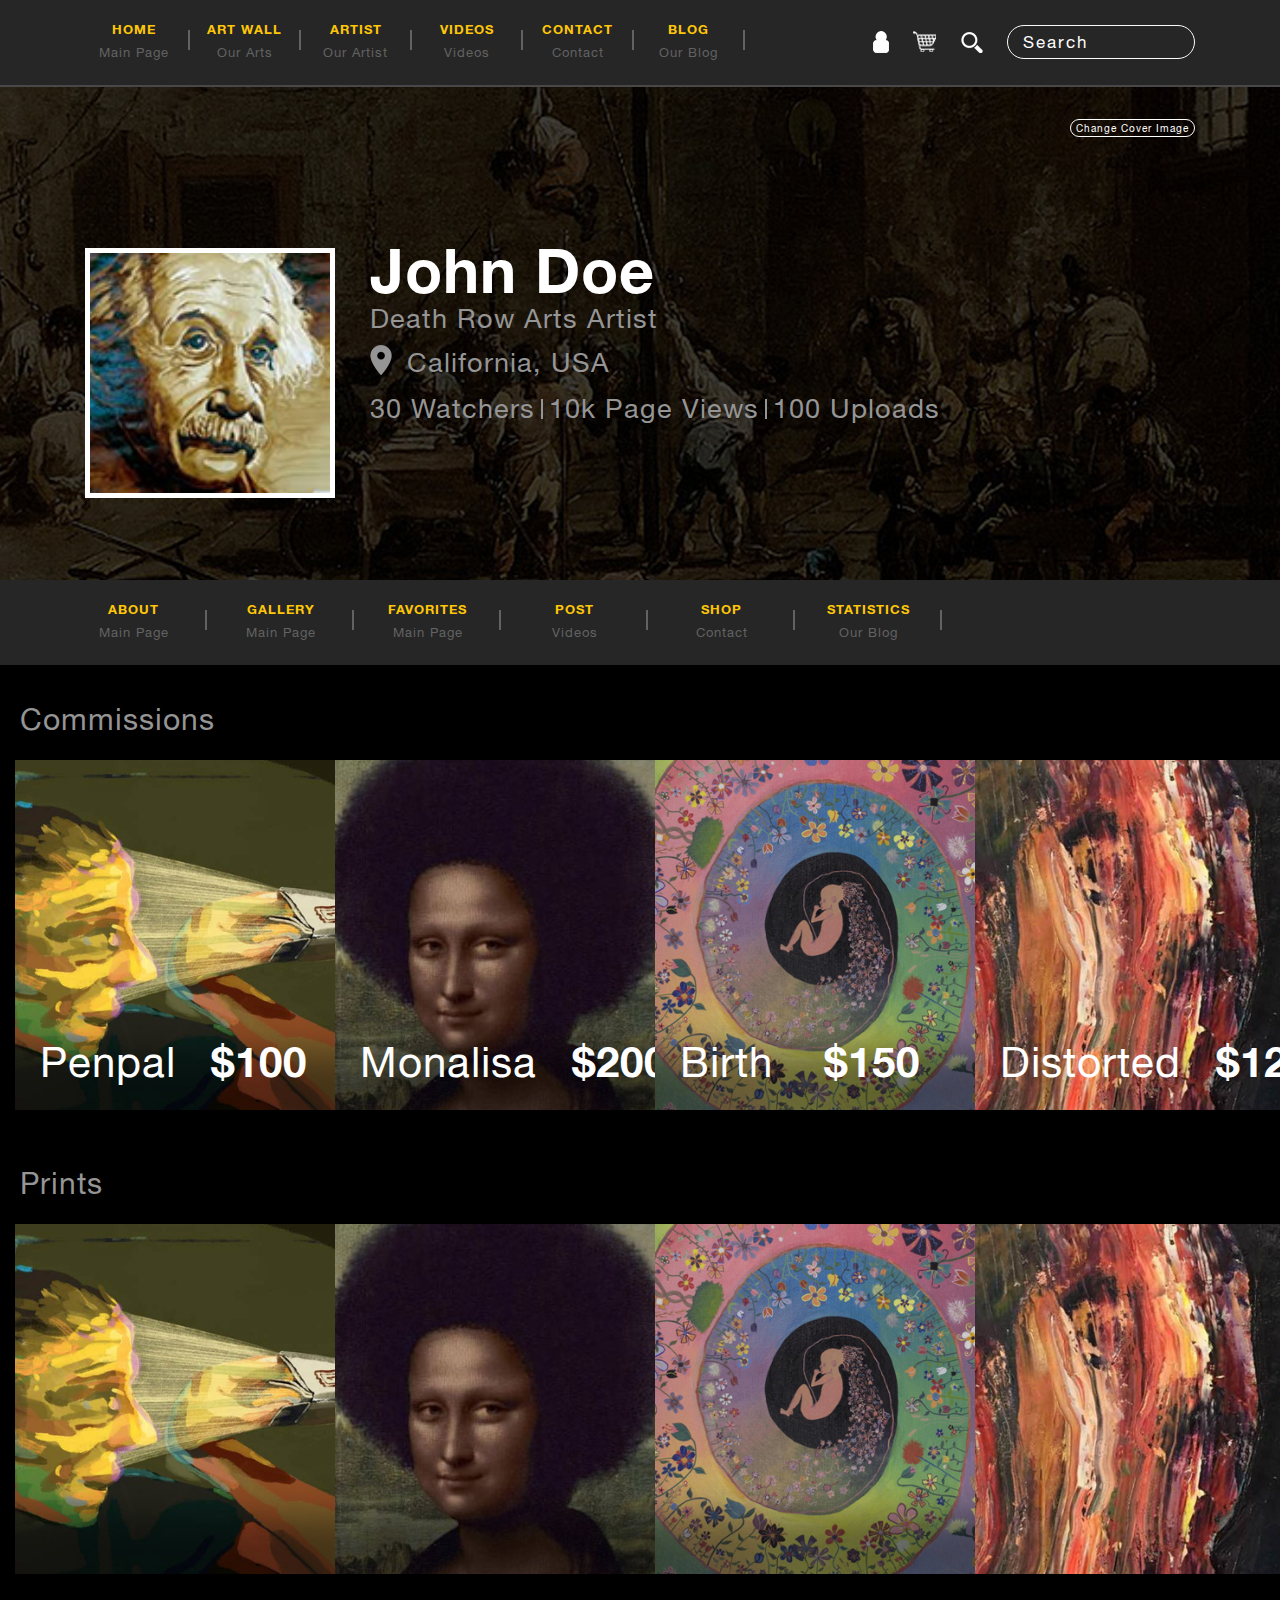
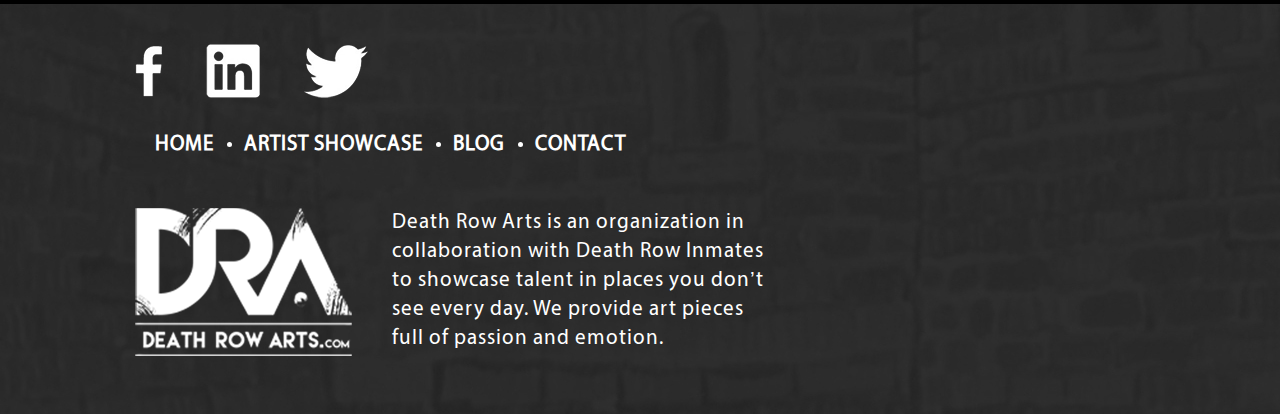
<file: shop.html>
<!DOCTYPE html>
<html lang="en">
<head>
    <meta charset="utf-8">
    <meta name="viewport" content="width=device-width, initial-scale=1, shrink-to-fit=no">
    <meta name="description" content="">
    <meta name="author" content="">
    <!-- <link rel="icon" href="./favicon.ico"> -->

    <title>Shop page - Death Row Arts</title>

    <!-- Bootstrap CSS -->
    <link href="css/bootstrap.min.css" rel="stylesheet">

    <!-- Custom styles for this template -->
    <link href="css/main.css" rel="stylesheet">
</head>

<body>

<header class="artist-page_top-bg">
    <div class="container">
        <div class="row justify-content-between align-items-center center">
            <div class="col-md-auto">
                <button class="top-nav_btn">
                    <img src="img/button.png" alt="button">
                </button>
                <ul class="top-nav_menu artist-page_TopMenu">
                    <li>
                        <a href="#">HOME</a>
                    </li>
                    <li>
                        <a href="#">ART WALL</a>
                    </li>
                    <li>
                        <a href="#">ARTIST</a>
                    </li>
                    <li>
                        <a href="#">VIDEOS</a>
                    </li>
                    <li>
                        <a href="#">CONTACT</a>
                    </li>
                    <li>
                        <a href="#">BLOG</a>
                    </li>
                </ul>
                <ul class="top-nav_menu_shell artist-page_TopMenu_shell">
                    <li>
                        <p>Main Page</p>
                    </li>
                    <li>
                        <p>Our Arts</p>
                    </li>
                    <li>
                        <p>Our Artist</p>
                    </li>
                    <li>
                        <p>Videos</p>
                    </li>
                    <li>
                        <p>Contact</p>
                    </li>
                    <li>
                        <p>Our Blog</p>
                    </li>
                </ul>
            </div><!-- /.col-md -->
            <div class="col-md-auto">
                <ul class="top-nav_menu_right artist-page_TopMenu_right">
                    <li>
                        <a href="#"><img class="user" src="img/user.png" alt="user image"></a>
                    </li>
                    <li>
                        <a href="#"><img class="cart" src="img/cart.png" alt="cart image"></a>
                    </li>
                    <li>
                        <a href="#"><img class="search_icon" src="img/search.png" alt="search image"></a>
                    </li>
                    <li>
                        <input type="search" class="search" placeholder="Search">
                    </li>
                </ul>
            </div><!-- /.col-md -->
        </div><!-- /.row -->
    </div>
    <div class="masthead-artist">
        <div class="container h-100 top-nav">
            <div class="row justify-content-end align-items-center">
                <div class="col-md-auto">
                    <a href="#">Change Cover Image</a>
                </div>
            </div>
            <div class="row justify-content-start align-items-center">
                <div class="col-md-3 artist-profile_top artist-page">
                    <img src="img/artist profile_image.jpg" alt="artist profile image">
                </div>
                <div class="col-md-7 artist-profile_top">
                    <h1>John Doe</h1>
                    <p class="artist-profile_top_label">Death Row Arts Artist</p>
                    <div class="artist-profile_top_loc">
                        <img src="img/loc.png" alt="location icon">
                        <p>California, USA</p>
                    </div>
                    <div class="artist-profile_top_stat">
                        <p>30 Watchers</p>
                        <p>10k Page Views</p>
                        <p>100 Uploads</p>
                    </div>
                </div>
            </div><!-- /.row -->
        </div>
    </div>
    <div class="container">
        <div class="row justify-content-between align-items-center center">
            <div class="col-md-auto">
                <ul class="top-nav_menuArtist artist-page_TopMenu">
                    <li>
                        <a href="#">ABOUT</a>
                    </li>
                    <li>
                        <a href="#">GALLERY</a>
                    </li>
                    <li>
                        <a href="#">FAVORITES</a>
                    </li>
                    <li>
                        <a href="#">POST</a>
                    </li>
                    <li>
                        <a href="#">SHOP</a>
                    </li>
                    <li>
                        <a href="#">STATISTICS</a>
                    </li>
                </ul>
                <ul class="top-nav_menu_shellArtist artist-page_TopMenu_shell">
                    <li>
                        <p>Main Page</p>
                    </li>
                    <li>
                        <p>Main Page</p>
                    </li>
                    <li>
                        <p>Main Page</p>
                    </li>
                    <li>
                        <p>Videos</p>
                    </li>
                    <li>
                        <p>Contact</p>
                    </li>
                    <li>
                        <p>Our Blog</p>
                    </li>
                </ul>
            </div><!-- /.col-md -->
        </div><!-- /.row -->
    </div>
</header>

<!-- Main part Post page -->
<div class="shop-page_bg">
    <div class="container-fluid shopPageWidth postPage">
        <div class="row justify-content-between align-items-center">
            <h2>Commissions</h2>
        </div>
        <div class="row justify-content-between align-items-center">
            <div class="col-lg-3">
                <img src="img/shop/shopImg1.jpg" alt="paint image">
                <div class="shopPage_text">
                    <p>Penpal</p>
                    <p>$100</p>
                </div>
            </div>
            <div class="col-lg-3">
                <img src="img/shop/shopImg2.jpg" alt="paint image">
                <div class="shopPage_text">
                    <p>Monalisa</p>
                    <p>$200</p>
                </div>
            </div>
            <div class="col-lg-3">
                <img src="img/shop/shopImg3.jpg" alt="paint image">
                <div class="shopPage_text">
                    <p>Birth</p>
                    <p>$150</p>
                </div>
            </div>
            <div class="col-lg-3">
                <img src="img/shop/shopImg4.jpg" alt="paint image">
                <div class="shopPage_text">
                    <p>Distorted</p>
                    <p>$120</p>
                </div>
            </div>
        </div>
        <div class="row justify-content-between align-items-center">
            <h3>Prints</h3>
        </div>
        <div class="row justify-content-between align-items-center postPageImg">
            <div class="col-lg-3">
                <img src="img/shop/shopImg1.jpg" alt="paint image">
            </div>
            <div class="col-lg-3">
                <img src="img/shop/shopImg2.jpg" alt="paint image">
            </div>
            <div class="col-lg-3">
                <img src="img/shop/shopImg3.jpg" alt="paint image">
            </div>
            <div class="col-lg-3">
                <img src="img/shop/shopImg4.jpg" alt="paint image">
            </div>
        </div>
    </div><!-- /.container -->
</div>
<footer class="footer artist-footer">
    <div class="container-fluid">
        <div class="row justify-content-between align-items-center">
            <div class="col-md-auto footer-left">
                <a href="#"><img src="img/fb.png" alt="facebook icon"></a>
                <a href="#"><img src="img/in.png" alt="linkedin_icon"></a>
                <a href="#"><img src="img/twitter.png" alt="twitter_icon"></a>
                <ul class="footer-left-menu">
                    <li>
                        <a href="#">HOME</a>
                    </li>
                    <li>
                        <a href="#">ARTIST SHOWCASE</a>
                    </li>
                    <li>
                        <a href="#">BLOG</a>
                    </li>
                    <li>
                        <a href="#">CONTACT</a>
                    </li>
                </ul>
            </div><!-- /.col-md -->
            <div class="col-md-auto footer-right">
                <img src="img/DRA-logoFooter.png" alt="DRA">
                <p>Death Row Arts is an organization in<br/>
                    collaboration with Death Row Inmates<br/>
                    to showcase talent in places you don’t<br/>
                    see every day. We provide art pieces<br/>
                    full of passion and emotion.</p>
            </div><!-- /.col-md -->
        </div>
    </div><!-- /.container -->
</footer>

<script src="js/jquery-3.3.1.slim.min.js"></script>
<script src="js/bootstrap.bundle.min.js"></script>
<script src="js/main.js"></script>
</body>
</html>
</file>
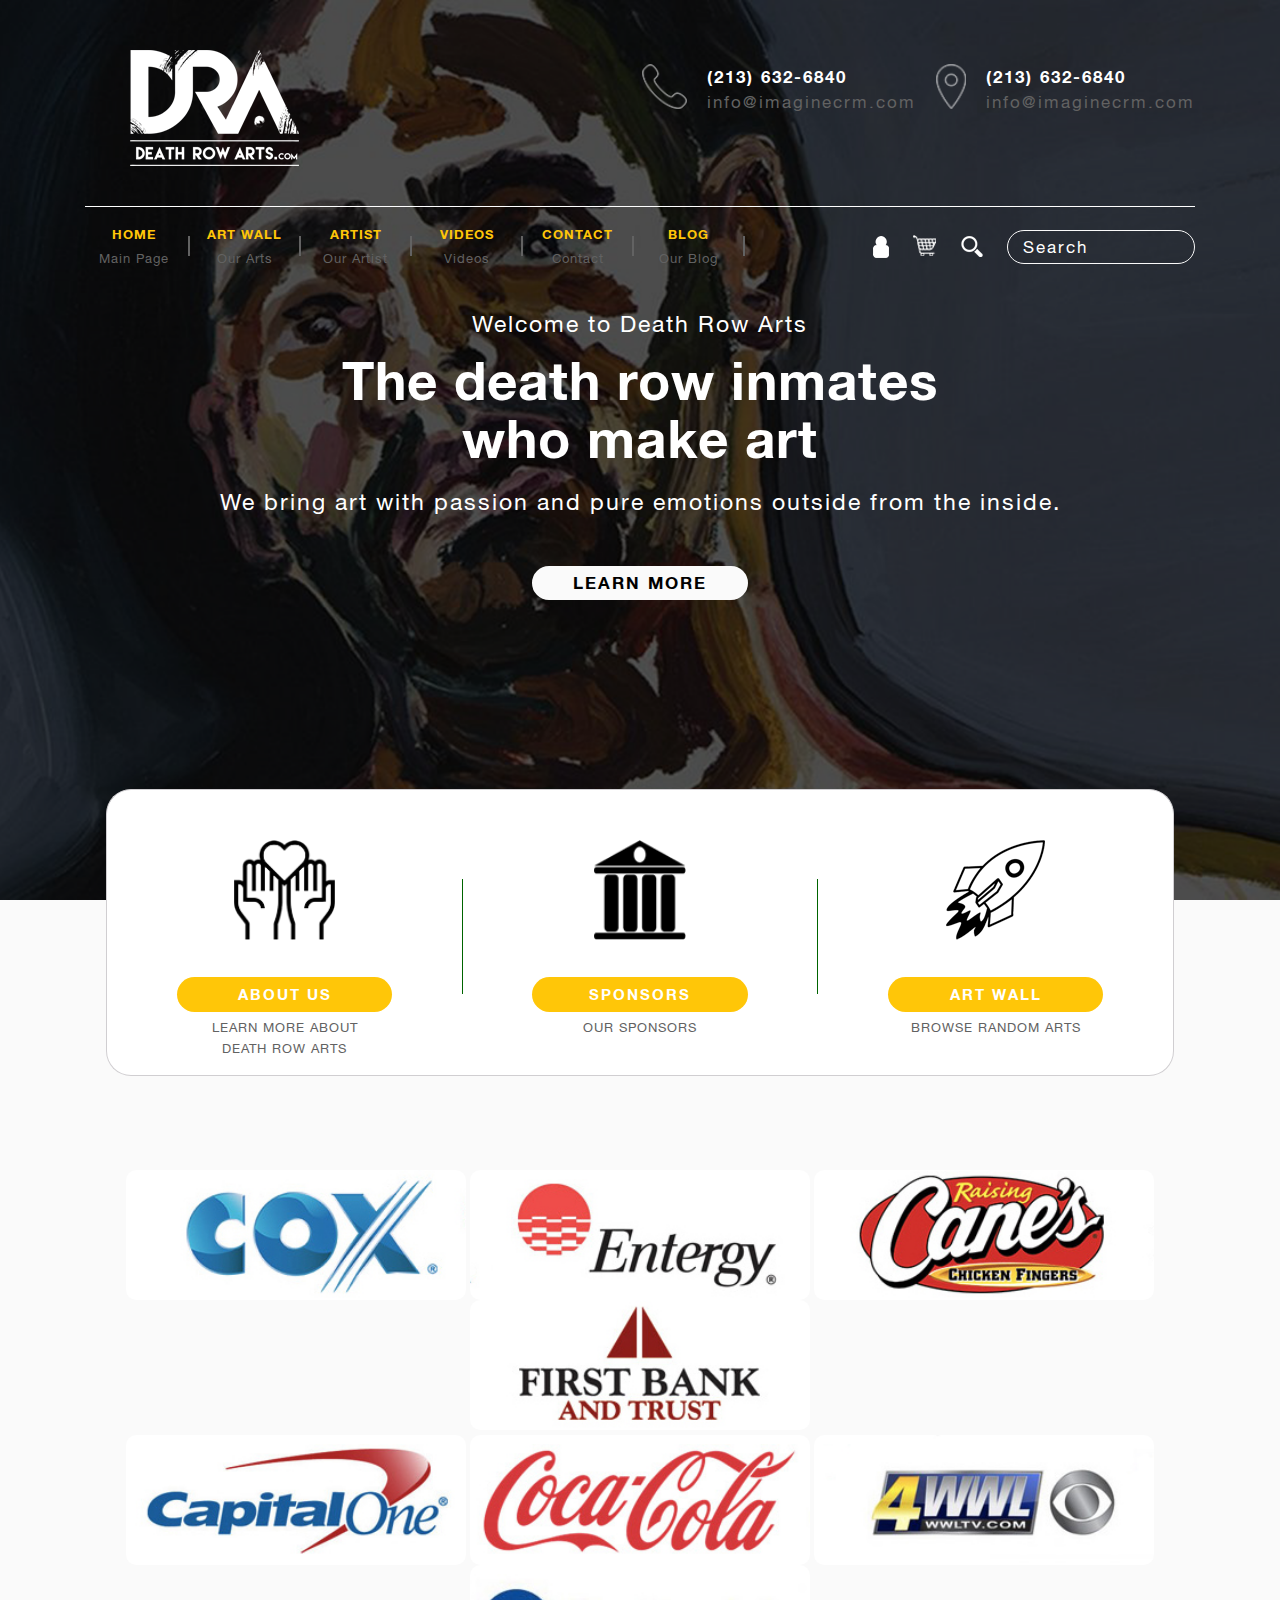
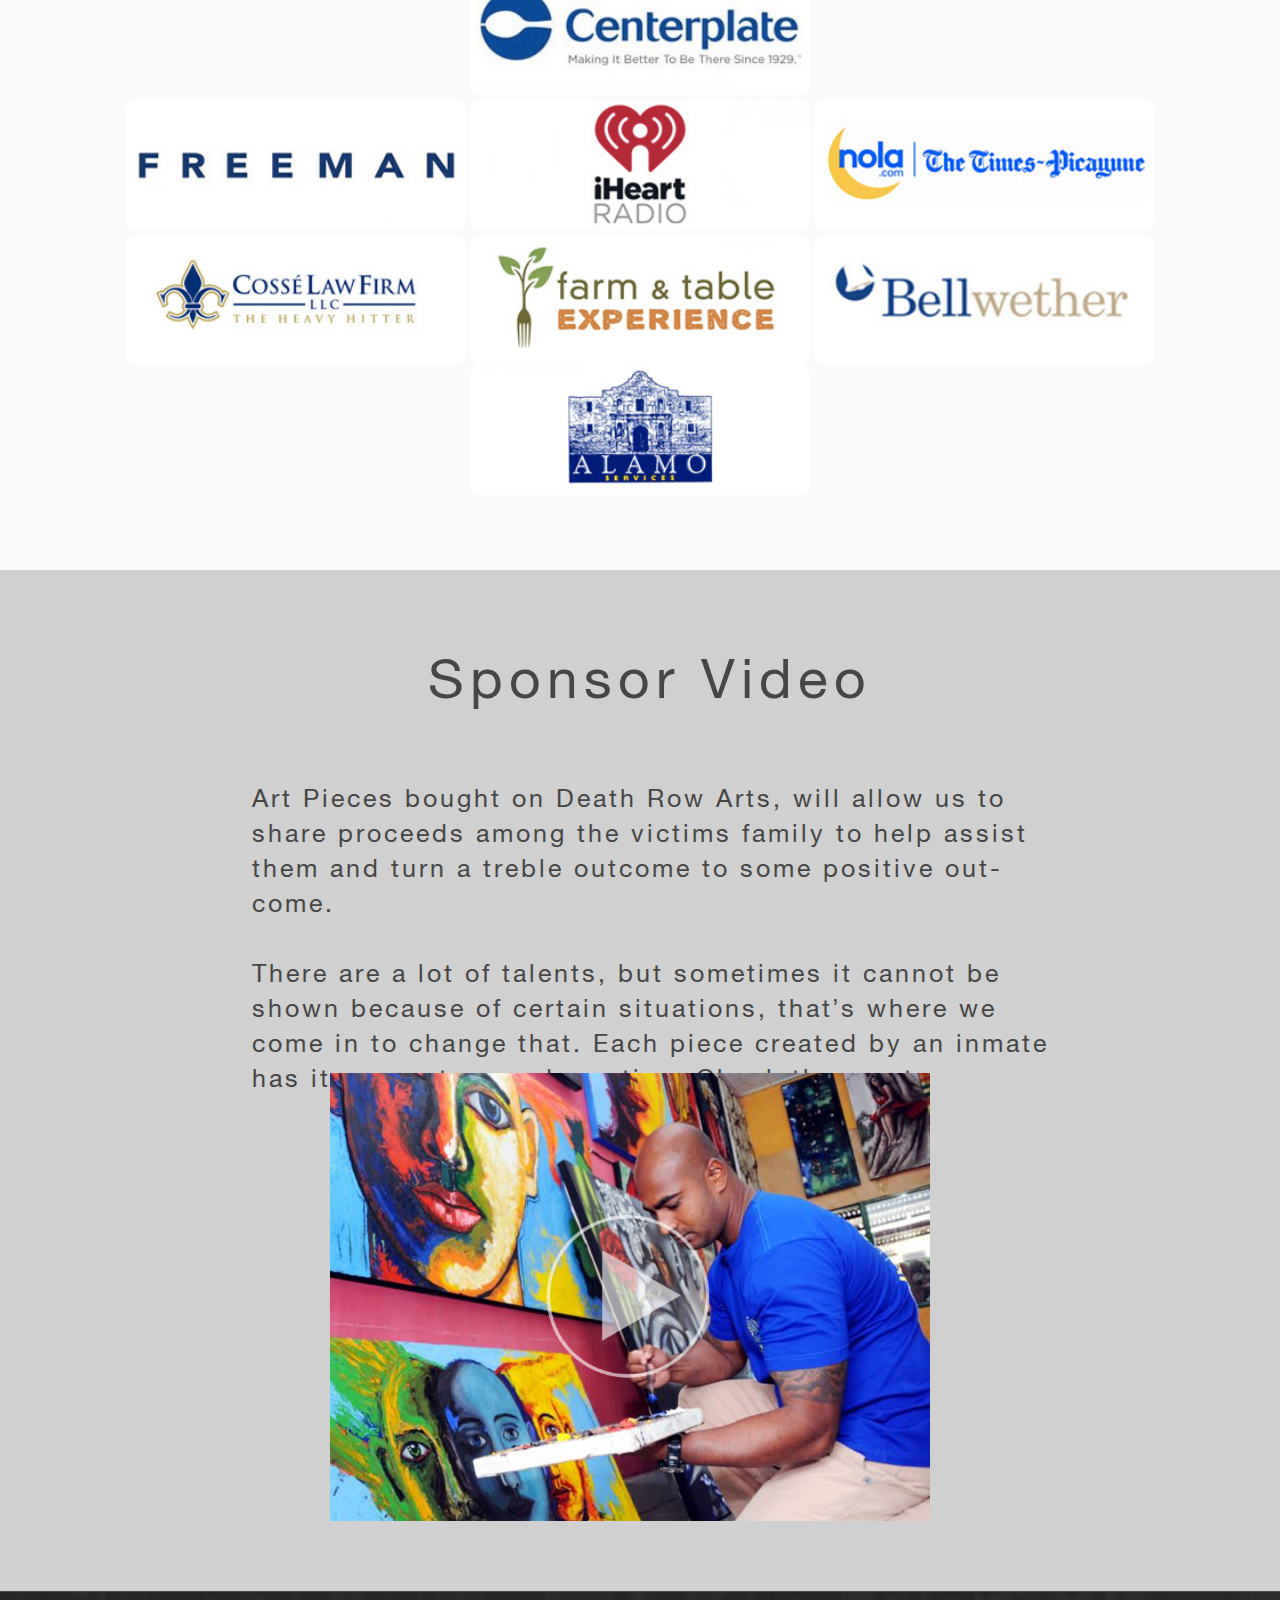
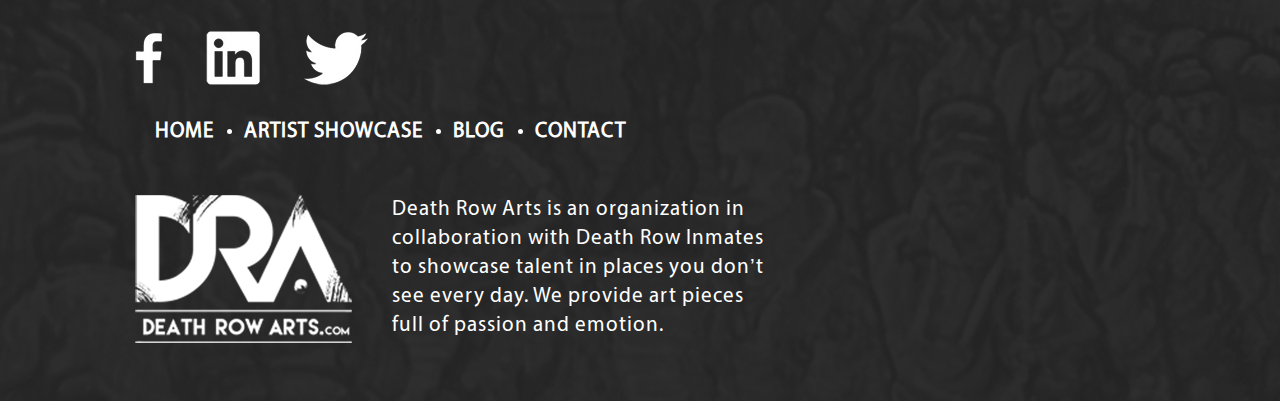
<file: sponsors.html>
<!DOCTYPE html>
<html lang="en">
<head>
    <meta charset="utf-8">
    <meta name="viewport" content="width=device-width, initial-scale=1, shrink-to-fit=no">
    <meta name="description" content="">
    <meta name="author" content="">
    <!-- <link rel="icon" href="./favicon.ico"> -->

    <title>Sponsors page - Death Row Arts</title>

    <!-- Bootstrap CSS -->
    <link href="css/bootstrap.min.css" rel="stylesheet">

    <!-- Custom styles for this template -->
    <link href="css/main.css" rel="stylesheet">
</head>

<body>

<header class="masthead">
    <div class="container h-100 top-nav">
        <div class="row justify-content-between">
            <div class="col-md-auto">
                <div class="top-nav-logo">
                    <img src="img/DRA-logo.png" alt="DRA">
                </div>
            </div><!-- /.col-md -->
            <div class="col-md-auto top-right">
                <img src="img/phone.png" alt="phone_icon">
                <p>(213) 632-6840<br/><span class="top-right-mail">info@imaginecrm.com</span></p>
                <img src="img/location.png" alt="location_icon">
                <p>(213) 632-6840<br/><span class="top-right-mail">info@imaginecrm.com</span></p>
            </div><!-- /.col-md -->
        </div>
        <hr class="line"/>
        <div class="row justify-content-between align-items-center center">
            <div class="col-md-auto">
                <button class="top-nav_btn">
                    <img src="img/button.png" alt="button">
                </button>
                <ul class="top-nav_menu">
                    <li>
                        <a href="#">HOME</a>
                    </li>
                    <li>
                        <a href="#">ART WALL</a>
                    </li>
                    <li>
                        <a href="#">ARTIST</a>
                    </li>
                    <li>
                        <a href="#">VIDEOS</a>
                    </li>
                    <li>
                        <a href="#">CONTACT</a>
                    </li>
                    <li>
                        <a href="#">BLOG</a>
                    </li>
                </ul>
                <ul class="top-nav_menu_shell">
                    <li>
                        <p>Main Page</p>
                    </li>
                    <li>
                        <p>Our Arts</p>
                    </li>
                    <li>
                        <p>Our Artist</p>
                    </li>
                    <li>
                        <p>Videos</p>
                    </li>
                    <li>
                        <p>Contact</p>
                    </li>
                    <li>
                        <p>Our Blog</p>
                    </li>
                </ul>
            </div><!-- /.col-md -->
            <div class="col-md-auto">
                <ul class="top-nav_menu_right">
                    <li>
                        <a href="#"><img class="user" src="img/user.png" alt="user image"></a>
                    </li>
                    <li>
                        <a href="#"><img class="cart" src="img/cart.png" alt="cart image"></a>
                    </li>
                    <li>
                        <a href="#"><img class="search_icon" src="img/search.png" alt="search image"></a>
                    </li>
                    <li>
                        <input type="search" class="search" placeholder="Search">
                    </li>
                </ul>
            </div><!-- /.col-md -->
        </div><!-- /.row -->
        <div class="row align-items-center">
            <div class="col-12 text-center">
                <h1 class="welcome">Welcome to Death Row Arts</h1>
                <p class="welcome_label">The death row inmates<br/>who make art</p>
                <p class="welcome_label_low">We bring art with passion and pure emotions outside from the inside.</p>
                <a href="#" class="button">LEARN MORE</a>
            </div>
        </div>
    </div>
</header>

<div class="container-fluid">
    <!-- Frontbar -->
    <div class="row justify-content-center align-items-center">
        <div class="col-md-auto center">
            <div class="frontbar">
                <ul class="frontbar_menu">
                    <li>
                        <img src="img/charity.png" alt="charity icon">
                        <a href="#">ABOUT US</a>
                        <p>LEARN MORE ABOUT<br/>DEATH ROW ARTS</p>
                    </li>
                    <li>
                        <img src="img/patron.png" alt="patron icon">
                        <a href="#">SPONSORS</a>
                        <p>OUR SPONSORS</p>
                    </li>
                    <li>
                        <img src="img/art-wall.png" alt="art-wall icon">
                        <a href="#">ART WALL</a>
                        <p>BROWSE RANDOM ARTS</p>
                    </li>
                </ul>
            </div>
        </div><!-- /.col-md -->
    </div>
    <!-- Sponsors -->
    <div class="sponsors">
        <div class="row justify-content-center align-items-center center">
            <div class="col-md-12 sponsors_linegr">
                <img src="img/sponsor-logos1.1.jpg" alt="sponsor logo">
                <img src="img/sponsor-logos1.2.jpg" alt="sponsor logo">
                <img src="img/sponsor-logos1.3.jpg" alt="sponsor logo">
                <img src="img/sponsor-logos1.4.jpg" alt="sponsor logo">
            </div><!-- /.col-md -->
            <div class="col-md-12 sponsors_linegr">
                <img src="img/sponsor-logos2.1.jpg" alt="sponsor logo">
                <img src="img/sponsor-logos2.2.jpg" alt="sponsor logo">
                <img src="img/sponsor-logos2.3.jpg" alt="sponsor logo">
                <img src="img/sponsor-logos2.4.jpg" alt="sponsor logo">
            </div><!-- /.col-md -->
            <div class="col-md-12 sponsors_linegr">
                <img src="img/sponsor-logos3.1.jpg" alt="sponsor logo">
                <img src="img/sponsor-logos3.2.jpg" alt="sponsor logo">
                <img src="img/sponsor-logos3.3.jpg" alt="sponsor logo">
            </div><!-- /.col-md -->
            <div class="col-md-12 sponsors_linegr">
                <img src="img/sponsor-logos4.1.jpg" alt="sponsor logo">
                <img src="img/sponsor-logos4.2.jpg" alt="sponsor logo">
                <img src="img/sponsor-logos4.3.jpg" alt="sponsor logo">
                <img src="img/sponsor-logos4.4.jpg" alt="sponsor logo">
            </div><!-- /.col-md -->
        </div>
    </div>
    <!-- Sponsor video -->
    <div class="row justify-content-center align-items-center sponsors_video">
        <div class="col-md-auto center">
            <h2>Sponsor Video</h2>
        </div><!-- /.col-md -->
    </div>
    <div class="row justify-content-center align-items-center sponsors_video">
        <div class="col-md-auto">
            <p>Art Pieces bought on Death Row Arts, will allow us to<br/>
                share proceeds among the victims family to help assist<br/>
                them and turn a treble outcome to some positive out-<br/>
                come.<br/><br/>
                There are a lot of talents, but sometimes it cannot be<br/>
                shown because of certain situations, that’s where we<br/>
                come in to change that. Each piece created by an inmate<br/>
                has its own story and emotion. Check them out.
            </p>
        </div><!-- /.col-md -->
        <div class="col-md-auto">
            <div class="sponsors_video_image">
                <img src="img/sponsor-video.jpg" alt="sponsor video">
            </div>
        </div><!-- /.col-md -->
    </div>
</div>

<footer class="footer">
    <div class="container-fluid">
        <div class="row justify-content-between align-items-center">
            <div class="col-md-auto footer-left">
                <a href="#"><img src="img/fb.png" alt="facebook icon"></a>
                <a href="#"><img src="img/in.png" alt="linkedin_icon"></a>
                <a href="#"><img src="img/twitter.png" alt="twitter_icon"></a>
                <ul class="footer-left-menu">
                    <li>
                        <a href="#">HOME</a>
                    </li>
                    <li>
                        <a href="#">ARTIST SHOWCASE</a>
                    </li>
                    <li>
                        <a href="#">BLOG</a>
                    </li>
                    <li>
                        <a href="#">CONTACT</a>
                    </li>
                </ul>
            </div><!-- /.col-md -->
            <div class="col-md-auto footer-right">
                <img src="img/DRA-logoFooter.png" alt="DRA">
                <p>Death Row Arts is an organization in<br/>
                    collaboration with Death Row Inmates<br/>
                    to showcase talent in places you don’t<br/>
                    see every day. We provide art pieces<br/>
                    full of passion and emotion.</p>
            </div><!-- /.col-md -->
        </div>
    </div><!-- /.container -->
</footer>

<script src="js/jquery-3.3.1.slim.min.js"></script>
<script src="js/bootstrap.bundle.min.js"></script>
<script src="js/main.js"></script>
</body>
</html>
</file>
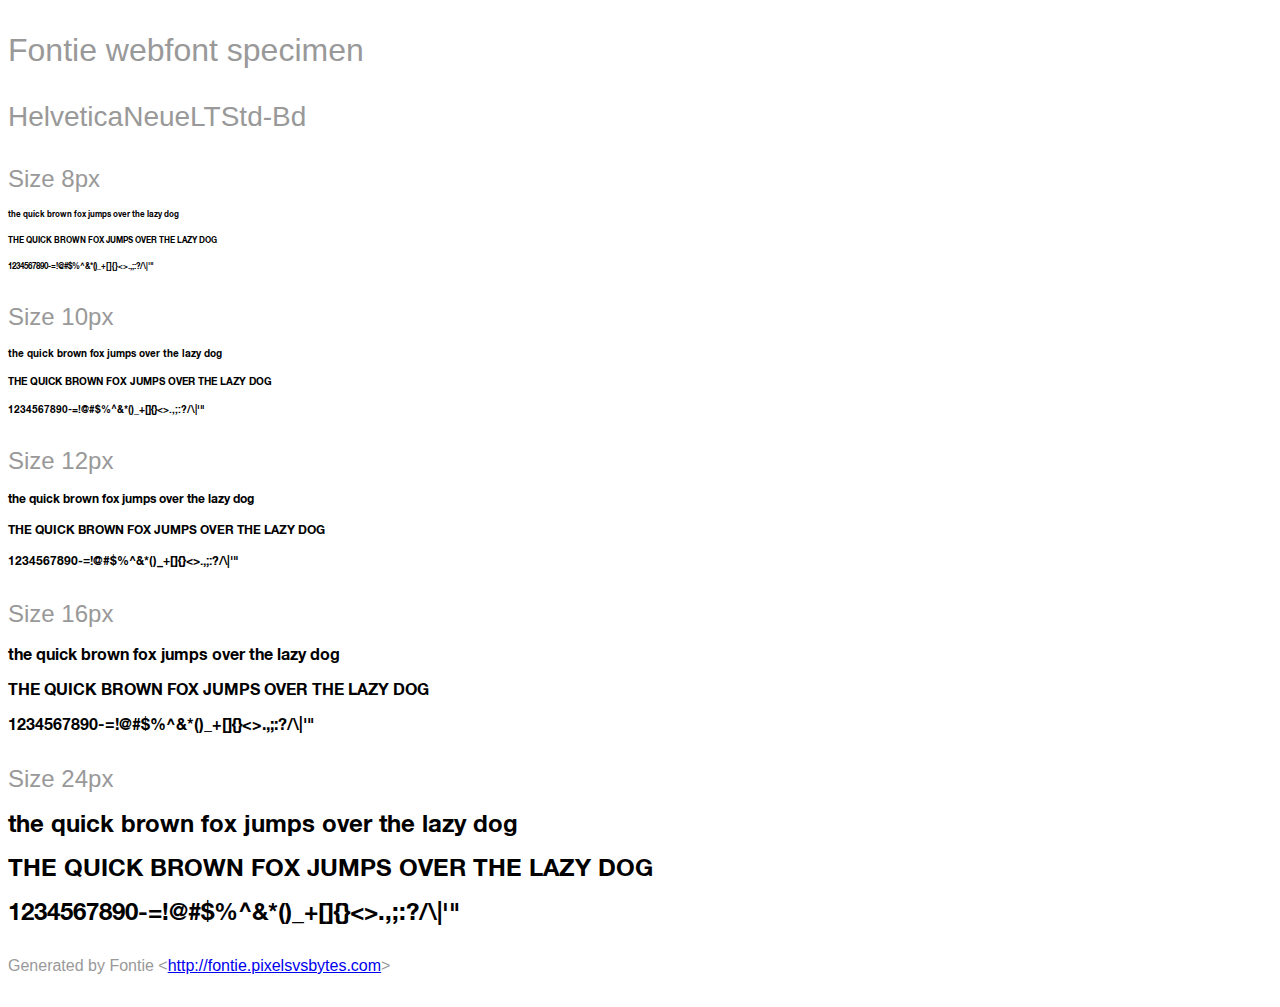
<file: fonts/HelveticaNeueLTStd-Bd.html>
<html>
<head>
    <style>
        /* INFO We recommend to use @import or the link tag to include the
                font-face definition into your page.
           NOTE Some browsers block access to CSS rules in external files if the
                page is not loaded via HTTP. Therefore the Font Smoothie script
                will not work if you open this page as a local file. */
        @import url('HelveticaNeueLT Std.css');

        /* INFO Just some other styles to beautify the page ;) */
        body {
            font-family: sans-serif;
            color: #999;
            white-space: nowrap;
        }
        h1 {
            font-size: 2rem;
            font-weight: normal;
            margin: 2rem 0 1rem 0;
        }
        h2 {
            font-size: 1.75rem;
            font-weight: normal;
            margin: 2rem 0 1rem 0;
        }
        h3 {
            font-size: 1.5rem;
            font-weight: normal;
            margin: 2rem 0 1rem 0;
        }
        p {
            margin: 2rem 0;
        }
        div p {
            font-family: 'HelveticaNeueLT Std';
            font-weight: 700;
            font-style: normal;
            color: #000;
            margin: 1rem 0;
        }
    </style>
    <title>HelveticaNeueLT Std &mdash; Fontie webfont specimen</title>
</head>

<body>
    <h1>Fontie webfont specimen</h1>
    <h2>HelveticaNeueLTStd-Bd</h2>
    <div style="font-size:8px">
        <h3>Size 8px</h3>
        <p>the quick brown fox jumps over the lazy dog</p>
        <p>THE QUICK BROWN FOX JUMPS OVER THE LAZY DOG</p>
        <p>1234567890-=!@#$%^&amp;*()_+[]{}&lt;&gt;.,;:?/\|'"</p>
    </div>
    <div style="font-size:10px">
        <h3>Size 10px</h3>
        <p>the quick brown fox jumps over the lazy dog</p>
        <p>THE QUICK BROWN FOX JUMPS OVER THE LAZY DOG</p>
        <p>1234567890-=!@#$%^&amp;*()_+[]{}&lt;&gt;.,;:?/\|'"</p>
    </div>
    <div style="font-size:12px">
        <h3>Size 12px</h3>
        <p>the quick brown fox jumps over the lazy dog</p>
        <p>THE QUICK BROWN FOX JUMPS OVER THE LAZY DOG</p>
        <p>1234567890-=!@#$%^&amp;*()_+[]{}&lt;&gt;.,;:?/\|'"</p>
    </div>
    <div style="font-size:16px">
        <h3>Size 16px</h3>
        <p>the quick brown fox jumps over the lazy dog</p>
        <p>THE QUICK BROWN FOX JUMPS OVER THE LAZY DOG</p>
        <p>1234567890-=!@#$%^&amp;*()_+[]{}&lt;&gt;.,;:?/\|'"</p>
    </div>
    <div style="font-size:24px">
        <h3>Size 24px</h3>
        <p>the quick brown fox jumps over the lazy dog</p>
        <p>THE QUICK BROWN FOX JUMPS OVER THE LAZY DOG</p>
        <p>1234567890-=!@#$%^&amp;*()_+[]{}&lt;&gt;.,;:?/\|'"</p>
    </div>
    <p>Generated by Fontie &lt;<a href="http://fontie.pixelsvsbytes.com">http://fontie.pixelsvsbytes.com</a>&gt;</p>
</body>

</html>
</file>
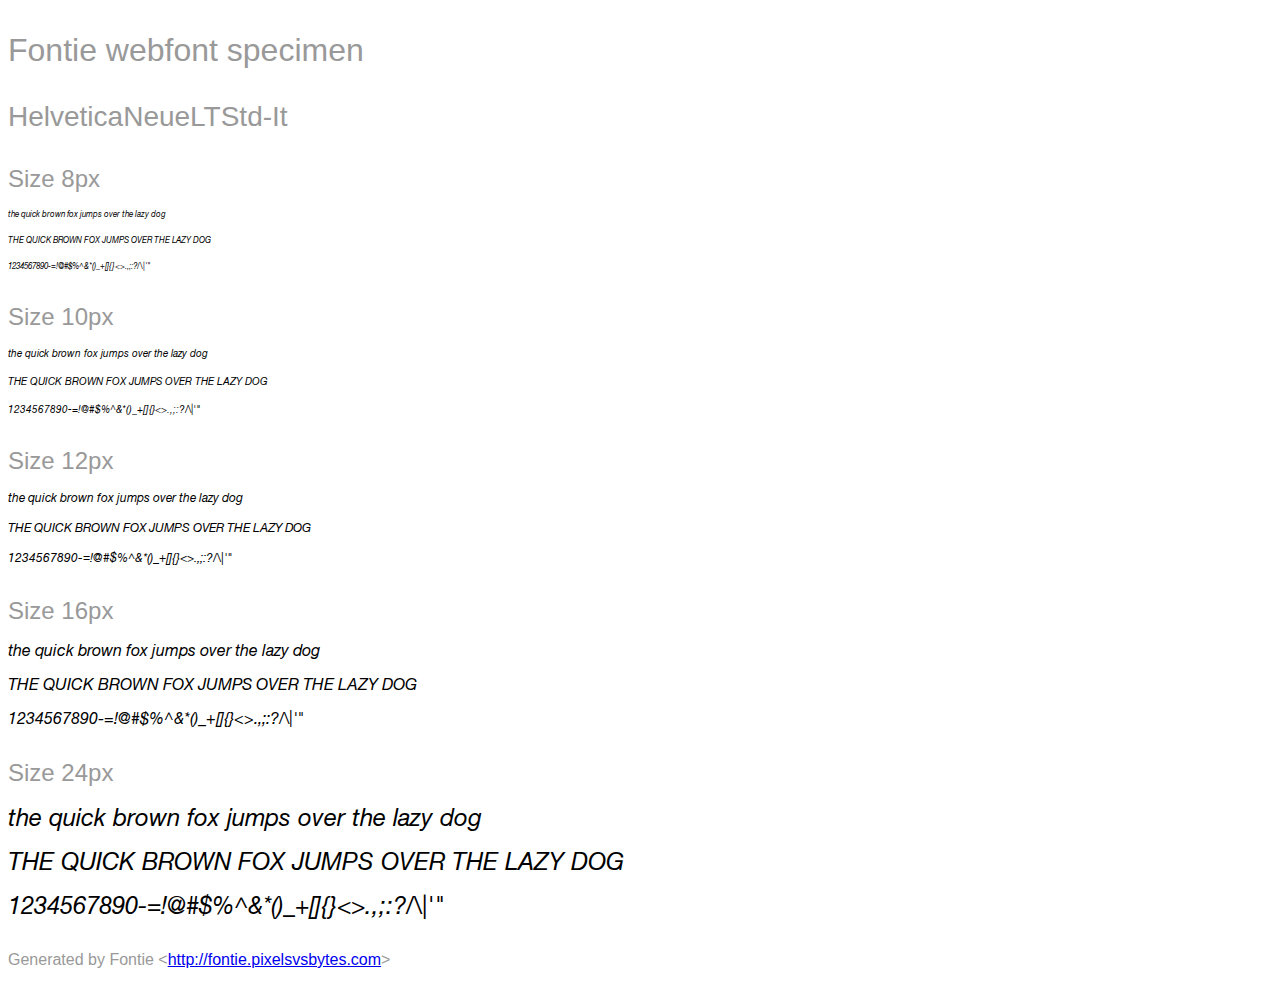
<file: fonts/HelveticaNeueLTStd-It.html>
<html>
<head>
    <style>
        /* INFO We recommend to use @import or the link tag to include the
                font-face definition into your page.
           NOTE Some browsers block access to CSS rules in external files if the
                page is not loaded via HTTP. Therefore the Font Smoothie script
                will not work if you open this page as a local file. */
        @import url('HelveticaNeueLT Std.css');

        /* INFO Just some other styles to beautify the page ;) */
        body {
            font-family: sans-serif;
            color: #999;
            white-space: nowrap;
        }
        h1 {
            font-size: 2rem;
            font-weight: normal;
            margin: 2rem 0 1rem 0;
        }
        h2 {
            font-size: 1.75rem;
            font-weight: normal;
            margin: 2rem 0 1rem 0;
        }
        h3 {
            font-size: 1.5rem;
            font-weight: normal;
            margin: 2rem 0 1rem 0;
        }
        p {
            margin: 2rem 0;
        }
        div p {
            font-family: 'HelveticaNeueLT Std';
            font-weight: 400;
            font-style: italic;
            color: #000;
            margin: 1rem 0;
        }
    </style>
    <title>HelveticaNeueLT Std &mdash; Fontie webfont specimen</title>
</head>

<body>
    <h1>Fontie webfont specimen</h1>
    <h2>HelveticaNeueLTStd-It</h2>
    <div style="font-size:8px">
        <h3>Size 8px</h3>
        <p>the quick brown fox jumps over the lazy dog</p>
        <p>THE QUICK BROWN FOX JUMPS OVER THE LAZY DOG</p>
        <p>1234567890-=!@#$%^&amp;*()_+[]{}&lt;&gt;.,;:?/\|'"</p>
    </div>
    <div style="font-size:10px">
        <h3>Size 10px</h3>
        <p>the quick brown fox jumps over the lazy dog</p>
        <p>THE QUICK BROWN FOX JUMPS OVER THE LAZY DOG</p>
        <p>1234567890-=!@#$%^&amp;*()_+[]{}&lt;&gt;.,;:?/\|'"</p>
    </div>
    <div style="font-size:12px">
        <h3>Size 12px</h3>
        <p>the quick brown fox jumps over the lazy dog</p>
        <p>THE QUICK BROWN FOX JUMPS OVER THE LAZY DOG</p>
        <p>1234567890-=!@#$%^&amp;*()_+[]{}&lt;&gt;.,;:?/\|'"</p>
    </div>
    <div style="font-size:16px">
        <h3>Size 16px</h3>
        <p>the quick brown fox jumps over the lazy dog</p>
        <p>THE QUICK BROWN FOX JUMPS OVER THE LAZY DOG</p>
        <p>1234567890-=!@#$%^&amp;*()_+[]{}&lt;&gt;.,;:?/\|'"</p>
    </div>
    <div style="font-size:24px">
        <h3>Size 24px</h3>
        <p>the quick brown fox jumps over the lazy dog</p>
        <p>THE QUICK BROWN FOX JUMPS OVER THE LAZY DOG</p>
        <p>1234567890-=!@#$%^&amp;*()_+[]{}&lt;&gt;.,;:?/\|'"</p>
    </div>
    <p>Generated by Fontie &lt;<a href="http://fontie.pixelsvsbytes.com">http://fontie.pixelsvsbytes.com</a>&gt;</p>
</body>

</html>
</file>
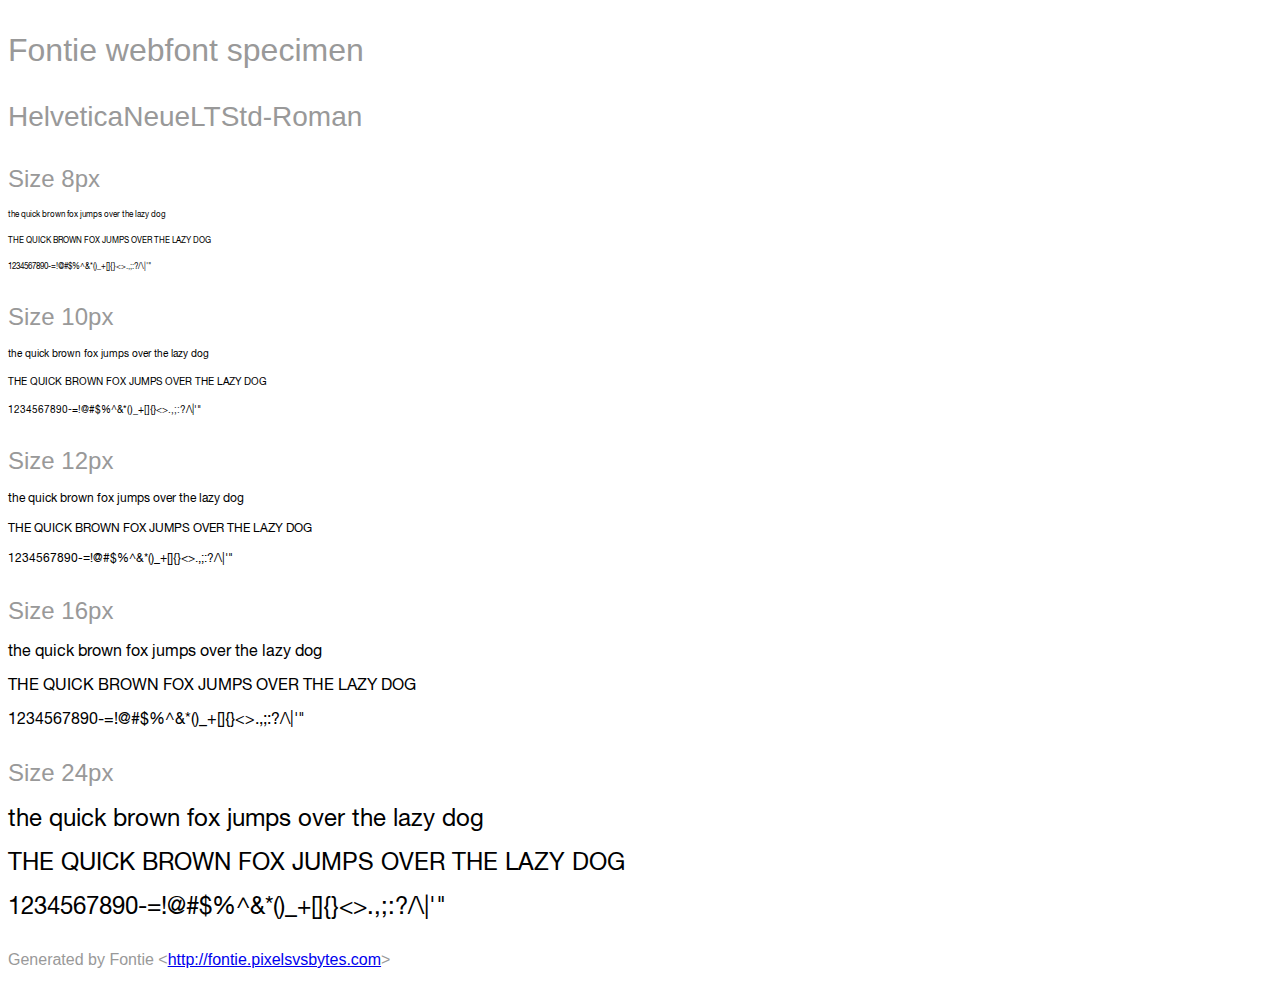
<file: fonts/HelveticaNeueLTStd-Roman.html>
<html>
<head>
    <style>
        /* INFO We recommend to use @import or the link tag to include the
                font-face definition into your page.
           NOTE Some browsers block access to CSS rules in external files if the
                page is not loaded via HTTP. Therefore the Font Smoothie script
                will not work if you open this page as a local file. */
        @import url('HelveticaNeueLT Std.css');

        /* INFO Just some other styles to beautify the page ;) */
        body {
            font-family: sans-serif;
            color: #999;
            white-space: nowrap;
        }
        h1 {
            font-size: 2rem;
            font-weight: normal;
            margin: 2rem 0 1rem 0;
        }
        h2 {
            font-size: 1.75rem;
            font-weight: normal;
            margin: 2rem 0 1rem 0;
        }
        h3 {
            font-size: 1.5rem;
            font-weight: normal;
            margin: 2rem 0 1rem 0;
        }
        p {
            margin: 2rem 0;
        }
        div p {
            font-family: 'HelveticaNeueLT Std';
            font-weight: 400;
            font-style: normal;
            color: #000;
            margin: 1rem 0;
        }
    </style>
    <title>HelveticaNeueLT Std &mdash; Fontie webfont specimen</title>
</head>

<body>
    <h1>Fontie webfont specimen</h1>
    <h2>HelveticaNeueLTStd-Roman</h2>
    <div style="font-size:8px">
        <h3>Size 8px</h3>
        <p>the quick brown fox jumps over the lazy dog</p>
        <p>THE QUICK BROWN FOX JUMPS OVER THE LAZY DOG</p>
        <p>1234567890-=!@#$%^&amp;*()_+[]{}&lt;&gt;.,;:?/\|'"</p>
    </div>
    <div style="font-size:10px">
        <h3>Size 10px</h3>
        <p>the quick brown fox jumps over the lazy dog</p>
        <p>THE QUICK BROWN FOX JUMPS OVER THE LAZY DOG</p>
        <p>1234567890-=!@#$%^&amp;*()_+[]{}&lt;&gt;.,;:?/\|'"</p>
    </div>
    <div style="font-size:12px">
        <h3>Size 12px</h3>
        <p>the quick brown fox jumps over the lazy dog</p>
        <p>THE QUICK BROWN FOX JUMPS OVER THE LAZY DOG</p>
        <p>1234567890-=!@#$%^&amp;*()_+[]{}&lt;&gt;.,;:?/\|'"</p>
    </div>
    <div style="font-size:16px">
        <h3>Size 16px</h3>
        <p>the quick brown fox jumps over the lazy dog</p>
        <p>THE QUICK BROWN FOX JUMPS OVER THE LAZY DOG</p>
        <p>1234567890-=!@#$%^&amp;*()_+[]{}&lt;&gt;.,;:?/\|'"</p>
    </div>
    <div style="font-size:24px">
        <h3>Size 24px</h3>
        <p>the quick brown fox jumps over the lazy dog</p>
        <p>THE QUICK BROWN FOX JUMPS OVER THE LAZY DOG</p>
        <p>1234567890-=!@#$%^&amp;*()_+[]{}&lt;&gt;.,;:?/\|'"</p>
    </div>
    <p>Generated by Fontie &lt;<a href="http://fontie.pixelsvsbytes.com">http://fontie.pixelsvsbytes.com</a>&gt;</p>
</body>

</html>
</file>
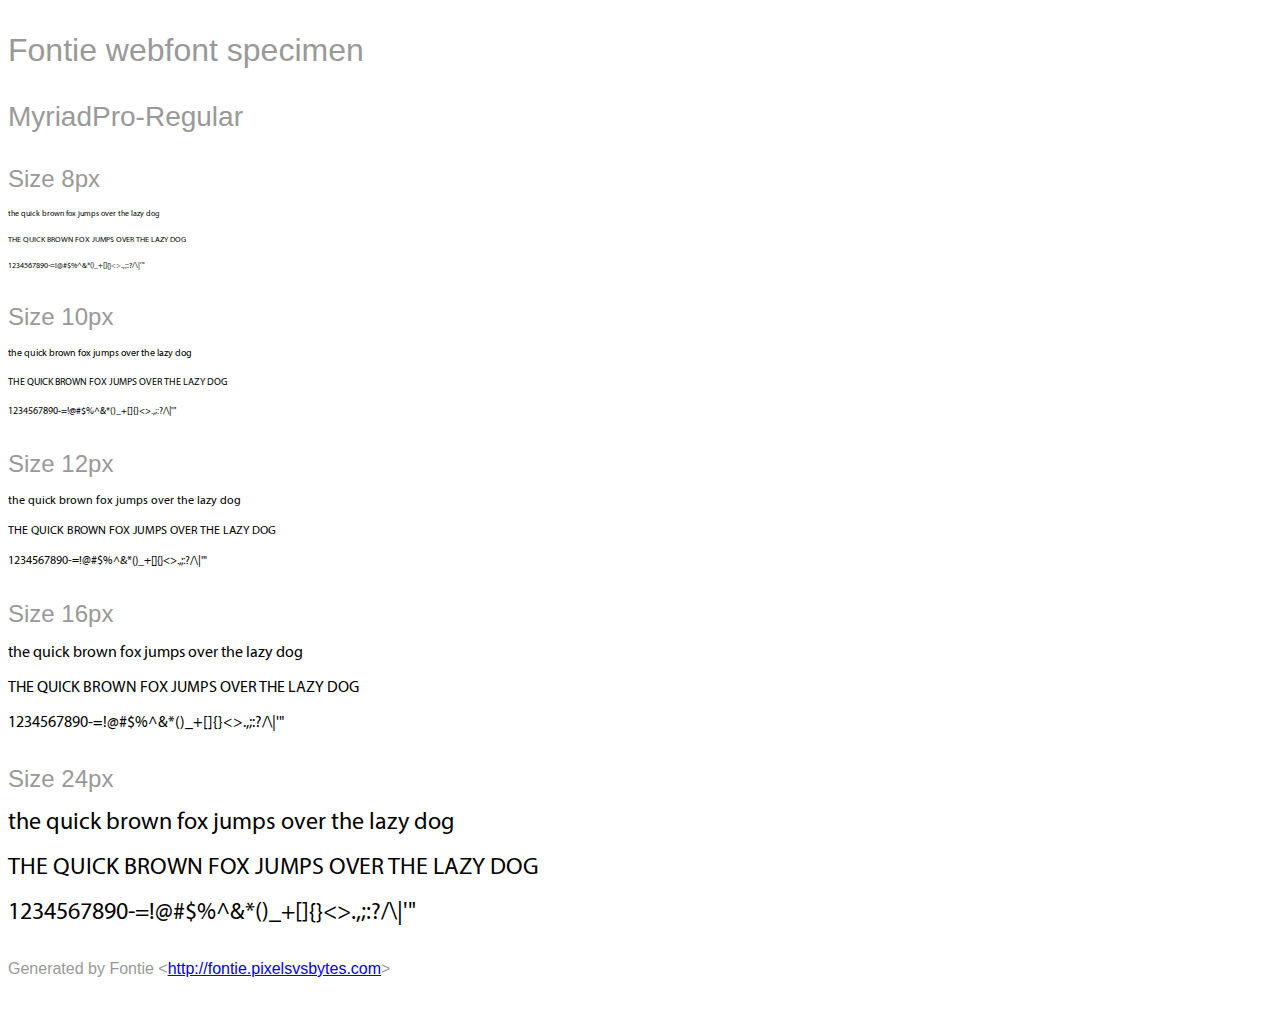
<file: fonts/MyriadPro-Regular.html>
<html>
<head>
    <style>
        /* INFO We recommend to use @import or the link tag to include the
                font-face definition into your page.
           NOTE Some browsers block access to CSS rules in external files if the
                page is not loaded via HTTP. Therefore the Font Smoothie script
                will not work if you open this page as a local file. */
        @import url('Myriad Pro.css');

        /* INFO Just some other styles to beautify the page ;) */
        body {
            font-family: sans-serif;
            color: #999;
            white-space: nowrap;
        }
        h1 {
            font-size: 2rem;
            font-weight: normal;
            margin: 2rem 0 1rem 0;
        }
        h2 {
            font-size: 1.75rem;
            font-weight: normal;
            margin: 2rem 0 1rem 0;
        }
        h3 {
            font-size: 1.5rem;
            font-weight: normal;
            margin: 2rem 0 1rem 0;
        }
        p {
            margin: 2rem 0;
        }
        div p {
            font-family: 'Myriad Pro';
            font-weight: 400;
            font-style: normal;
            color: #000;
            margin: 1rem 0;
        }
    </style>
    <title>Myriad Pro &mdash; Fontie webfont specimen</title>
</head>

<body>
    <h1>Fontie webfont specimen</h1>
    <h2>MyriadPro-Regular</h2>
    <div style="font-size:8px">
        <h3>Size 8px</h3>
        <p>the quick brown fox jumps over the lazy dog</p>
        <p>THE QUICK BROWN FOX JUMPS OVER THE LAZY DOG</p>
        <p>1234567890-=!@#$%^&amp;*()_+[]{}&lt;&gt;.,;:?/\|'"</p>
    </div>
    <div style="font-size:10px">
        <h3>Size 10px</h3>
        <p>the quick brown fox jumps over the lazy dog</p>
        <p>THE QUICK BROWN FOX JUMPS OVER THE LAZY DOG</p>
        <p>1234567890-=!@#$%^&amp;*()_+[]{}&lt;&gt;.,;:?/\|'"</p>
    </div>
    <div style="font-size:12px">
        <h3>Size 12px</h3>
        <p>the quick brown fox jumps over the lazy dog</p>
        <p>THE QUICK BROWN FOX JUMPS OVER THE LAZY DOG</p>
        <p>1234567890-=!@#$%^&amp;*()_+[]{}&lt;&gt;.,;:?/\|'"</p>
    </div>
    <div style="font-size:16px">
        <h3>Size 16px</h3>
        <p>the quick brown fox jumps over the lazy dog</p>
        <p>THE QUICK BROWN FOX JUMPS OVER THE LAZY DOG</p>
        <p>1234567890-=!@#$%^&amp;*()_+[]{}&lt;&gt;.,;:?/\|'"</p>
    </div>
    <div style="font-size:24px">
        <h3>Size 24px</h3>
        <p>the quick brown fox jumps over the lazy dog</p>
        <p>THE QUICK BROWN FOX JUMPS OVER THE LAZY DOG</p>
        <p>1234567890-=!@#$%^&amp;*()_+[]{}&lt;&gt;.,;:?/\|'"</p>
    </div>
    <p>Generated by Fontie &lt;<a href="http://fontie.pixelsvsbytes.com">http://fontie.pixelsvsbytes.com</a>&gt;</p>
</body>

</html>
</file>
<file: css/main.css>
@charset "UTF-8";
@font-face {
  font-family: "HelveticaNeueLT Std";
  src: url("../fonts/HelveticaNeueLTStd-Bd.eot");
  src: url("../fonts/HelveticaNeueLTStd-Bd.eot?#iefix") format("embedded-opentype"), url("../fonts/HelveticaNeueLTStd-Bd.woff2") format("woff2"), url("../fonts/HelveticaNeueLTStd-Bd.woff") format("woff"), url("../fonts/HelveticaNeueLTStd-Bd.ttf") format("truetype"), url("../fonts/HelveticaNeueLTStd-Bd.svg#HelveticaNeueLTStd-Bd") format("svg");
  font-weight: 700;
  font-style: normal;
  font-stretch: normal;
  unicode-range: U+0020-00FE;
}
@font-face {
  font-family: "HelveticaNeueLT Std";
  src: url("../fonts/HelveticaNeueLTStd-It.eot");
  src: url("../fonts/HelveticaNeueLTStd-It.eot?#iefix") format("embedded-opentype"), url("../fonts/HelveticaNeueLTStd-It.woff2") format("woff2"), url("../fonts/HelveticaNeueLTStd-It.woff") format("woff"), url("../fonts/HelveticaNeueLTStd-It.ttf") format("truetype"), url("../fonts/HelveticaNeueLTStd-It.svg#HelveticaNeueLTStd-It") format("svg");
  font-weight: 400;
  font-style: italic;
  font-stretch: normal;
  unicode-range: U+0020-00FE;
}
@font-face {
  font-family: "HelveticaNeueLT Std";
  src: url("../fonts/HelveticaNeueLTStd-Roman.eot");
  src: url("../fonts/HelveticaNeueLTStd-Roman.eot?#iefix") format("embedded-opentype"), url("../fonts/HelveticaNeueLTStd-Roman.woff2") format("woff2"), url("../fonts/HelveticaNeueLTStd-Roman.woff") format("woff"), url("../fonts/HelveticaNeueLTStd-Roman.ttf") format("truetype"), url("../fonts/HelveticaNeueLTStd-Roman.svg#HelveticaNeueLTStd-Roman") format("svg");
  font-weight: 400;
  font-style: normal;
  font-stretch: normal;
  unicode-range: U+0020-00FE;
}
@font-face {
  font-family: "Myriad Pro";
  src: url("../fonts/MyriadPro-Regular.eot");
  src: url("../fonts/MyriadPro-Regular.eot?#iefix") format("embedded-opentype"), url("../fonts/MyriadPro-Regular.woff2") format("woff2"), url("../fonts/MyriadPro-Regular.woff") format("woff"), url("../fonts/MyriadPro-Regular.ttf") format("truetype"), url("../fonts/MyriadPro-Regular.svg#MyriadPro-Regular") format("svg");
  font-weight: 400;
  font-style: normal;
  font-stretch: normal;
  unicode-range: U+0020-00FE;
}
.sponsors {
  margin-top: 155px;
  margin-bottom: 170px;
}
.sponsors_linegr {
  margin-bottom: 5px;
}
.sponsors img {
  border-radius: 10px;
  -webkit-border-radius: 10px;
  -moz-border-radius: 10px;
  height: 160px;
}
.sponsors_video {
  background-color: #d0d0d0;
  padding-bottom: 122px;
}
.sponsors_video h2 {
  margin-top: 87px;
  font-size: 55px;
  letter-spacing: 6px;
  line-height: 77px;
  color: #464646;
}
.sponsors_video p {
  margin-top: -95px;
  vertical-align: middle;
  font-size: 25px;
  letter-spacing: 3px;
  line-height: 35px;
  color: #464646;
  width: auto;
}
.sponsors_video_image img {
  margin-top: -98px;
  width: 870px;
}

.masthead-profile {
  height: 100vh;
  min-height: 700px;
  background-image: url("../img/artist profile_header.jpg");
  background-size: cover;
  background-position: center;
  background-repeat: no-repeat;
  background-color: #000000;
  padding-top: 115px;
}

.artist-profile_top img {
  margin-top: 146px;
  border: 5px solid #ffffff;
  height: 127px;
  width: 127px;
}
.artist-profile_top h1 {
  margin-top: 43px;
  font-size: 61px;
  letter-spacing: 1px;
  line-height: 55px;
  color: #ffffff;
  font-weight: 700;
}
.artist-profile_top_label, .artist-profile_top_loc, .artist-profile_top_stat {
  font-size: 27px;
  letter-spacing: 1px;
  line-height: 24px;
  color: #959595;
}
.artist-profile_top_loc {
  margin-top: 20px;
  display: -webkit-box;
  display: -ms-flexbox;
  display: flex;
}
.artist-profile_top_loc img {
  margin-top: -5px;
  border: none;
  height: 30px;
  width: 22px;
}
.artist-profile_top_loc p {
  margin-bottom: 22px;
  vertical-align: center;
  padding-left: 15px;
}
.artist-profile_top_stat {
  display: -webkit-box;
  display: -ms-flexbox;
  display: flex;
}
.artist-profile_top_stat p {
  margin-right: 14px;
  position: relative;
}
.artist-profile_top_stat p::after {
  position: absolute;
  content: "";
  display: block;
  height: 20px;
  border-left: 2px solid #959595;
  right: -8px;
  bottom: 1px;
}
.artist-profile_top_stat p:last-child::after {
  display: none;
}

.artist-profile_menu {
  position: relative;
  height: 95px;
  list-style: none;
  display: -webkit-box;
  display: -ms-flexbox;
  display: flex;
  margin-bottom: 1px;
  padding: 0;
}
.artist-profile_menu_bg {
  background-color: #262626;
  border-bottom: 2px solid #ffc608;
}
.artist-profile_menu li {
  margin-right: 14px;
  position: relative;
}
.artist-profile_menu li a {
  display: block;
  height: 95px;
  text-transform: uppercase;
  color: #ffffff;
  text-decoration: none;
  font-weight: 700;
  font-size: 17px;
  letter-spacing: 0;
  line-height: 21px;
  padding-top: 38px;
  padding-left: 20px;
  padding-right: 20px;
}
.artist-profile_menu li a:hover {
  text-decoration: none;
  background-color: #000000;
  color: #d9d9d9;
}
.artist-profile_menu_second {
  list-style: none;
  display: -webkit-box;
  display: -ms-flexbox;
  display: flex;
  padding-left: 0;
}
.artist-profile_menu_second_bg {
  background-color: #000000;
}
.artist-profile_menu_second_bg ul {
  margin-bottom: 0;
}
.artist-profile_menu_second li {
  margin-right: 20px;
  position: relative;
}
.artist-profile_menu_second li a {
  display: block;
  text-transform: uppercase;
  color: #ffffff;
  text-decoration: none;
  font-size: 17px;
  letter-spacing: 0;
  line-height: 21px;
  height: 85px;
  padding-top: 32px;
}
.artist-profile_menu_second li a:hover {
  color: #ffc608;
}
.artist-profile_menu_second li::after {
  position: absolute;
  content: "";
  display: block;
  height: 15px;
  border-left: 2px solid #ffffff;
  right: -12px;
  bottom: 35px;
}
.artist-profile_menu_second li:last-child::after {
  display: none;
}

.artist-profile_button {
  padding: 4px 38px;
  background-color: #ffc608;
  color: #000000;
  border-radius: 25px;
  -webkit-border-radius: 25px;
  -moz-border-radius: 25px;
  text-decoration: none;
  -webkit-transition: all 0.2s;
  transition: all 0.2s;
  font-size: 17px;
  letter-spacing: 2px;
  line-height: 25px;
  border: 1px solid #262626;
  font-weight: 700;
}
.artist-profile_button:hover {
  text-decoration: none;
  color: #333333;
  border: 1px solid #ffc608;
}

.grid-cont {
  padding: 5px;
  background-color: #626262;
}

.grid {
  max-width: 100%;
  margin: 0 auto;
  position: static;
  width: 100%;
  height: 100%;
  display: -webkit-box;
  display: -ms-flexbox;
  display: flex;
  -webkit-box-orient: vertical;
  -webkit-box-direction: normal;
      -ms-flex-direction: column;
          flex-direction: column;
  -webkit-box-align: center;
      -ms-flex-align: center;
          align-items: center;
}
.grid_content {
  width: 100%;
  display: grid;
  grid-template-columns: repeat(auto-fill, minmax(430px, 1fr));
  grid-gap: 0 5px;
  grid-auto-rows: 11px;
}
.grid_item {
  width: 100%;
}
.grid_item img {
  border-radius: 10px;
  -webkit-border-radius: 10px;
  -moz-border-radius: 10px;
  width: 100%;
  display: block;
}

.art-wall_top h1 {
  margin-top: 135px;
  font-size: 42px;
  font-weight: 700;
  letter-spacing: 1px;
  line-height: 50px;
  color: #ffffff;
}
.art-wall_top_button {
  width: 260px;
  padding-top: 2px;
  display: inline-block;
  background-color: transparent;
  color: #ffffff;
  border-radius: 15px;
  -webkit-border-radius: 15px;
  -moz-border-radius: 15px;
  text-decoration: none;
  -webkit-transition: all 0.2s;
  transition: all 0.2s;
  font-size: 21px;
  letter-spacing: 2px;
  line-height: 32px;
  border: 2px solid #fafafa;
  margin-top: 54px;
  margin-right: 55px;
}
.art-wall_top_button:last-child {
  margin-right: 0;
}
.art-wall_top_button_span {
  color: #ffc608;
  font-weight: 700;
}
.art-wall_top_button:hover {
  text-decoration: none;
  color: #bb8f00;
  border: 2px solid #bb8f00;
}

.art-wall_top_imgs {
  margin-top: -275px;
}
.art-wall_top_imgs_row {
  display: -webkit-box;
  display: -ms-flexbox;
  display: flex;
}
.art-wall_top_imgs_row_item_text {
  margin-top: -52px;
  pointer-events: none;
  background-color: #000000;
  opacity: 0.5;
  filter: alpha(Opacity=50);
}
.art-wall_top_imgs_row_item_text p {
  margin: 0;
  padding: 0 0 0 10px;
}
.art-wall_top_imgs_row_item_text p:first-child {
  font-size: 17px;
  font-weight: 700;
  letter-spacing: 0;
  line-height: 21px;
  color: #ffffff;
  padding-top: 7px;
}
.art-wall_top_imgs_row_item_text p:last-child {
  font-size: 12px;
  letter-spacing: 0;
  line-height: 15px;
  color: #ffffff;
  padding-bottom: 10px;
}

.art-wall_menu {
  position: relative;
  height: 95px;
  list-style: none;
  display: -webkit-box;
  display: -ms-flexbox;
  display: flex;
  margin-bottom: 1px;
  padding: 0;
}
.art-wall_menu_bg {
  background-color: #262626;
  border-bottom: 2px solid #ffc608;
}
.art-wall_menu li {
  margin-right: 14px;
  position: relative;
}
.art-wall_menu li a {
  display: block;
  height: 95px;
  text-transform: uppercase;
  color: #ffffff;
  text-decoration: none;
  font-weight: 700;
  font-size: 17px;
  letter-spacing: 0;
  line-height: 21px;
  padding-top: 38px;
  padding-left: 20px;
  padding-right: 20px;
}
.art-wall_menu li a:hover {
  text-decoration: none;
  background-color: #000000;
  color: #d9d9d9;
}

.art-wall-firstbox {
  padding-left: 50px;
  padding-top: 60px;
  height: 785px;
  background-image: url("../img/art-wall/art-wall-firstBox-bg.jpg");
  background-position: center;
  background-repeat: no-repeat;
}
.art-wall-firstbox .first {
  font-size: 23px;
  font-weight: 700;
  letter-spacing: 0;
  line-height: 27px;
  color: #fec608;
}
.art-wall-firstbox .second {
  margin-top: 40px;
  font-size: 45px;
  letter-spacing: 1px;
  line-height: 54px;
  color: #ffffff;
}
.art-wall-firstbox .third {
  font-size: 23px;
  letter-spacing: 0;
  line-height: 29px;
  color: #acacac;
}

.art-wall-firstbox-item-title, .art-wall-secondbox-item-title {
  margin-bottom: 55px;
}
.art-wall-firstbox-item-title p, .art-wall-secondbox-item-title p {
  font-size: 42px;
  font-weight: 700;
  letter-spacing: 1px;
  line-height: 50px;
  color: #fec608;
  border: 3px solid #ffc608;
  border-radius: 10px;
  -webkit-border-radius: 10px;
  -moz-border-radius: 10px;
  margin: 20px 100px;
}

.art-wall-firstbox-button {
  padding: 10px 15px;
  display: inline-block;
  background-color: #fec608;
  color: #000000;
  border-radius: 10px;
  -webkit-border-radius: 10px;
  -moz-border-radius: 10px;
  text-decoration: none;
  -webkit-transition: all 0.2s;
  transition: all 0.2s;
  font-size: 27px;
  letter-spacing: 1px;
  line-height: 32px;
  border: 1px solid #464646;
  font-weight: 700;
  margin-top: 82px;
}
.art-wall-firstbox-button:hover {
  text-decoration: none;
  color: #333333;
  border: 1px solid #fec608;
}

.art-wall-secondbox-item-title p {
  color: #000000;
  border: 3px solid #ffc608;
  background-color: #ffc608;
}

.art-wall-firstbox-items {
  display: -webkit-box;
  display: -ms-flexbox;
  display: flex;
}
.art-wall-firstbox-items-first, .art-wall-firstbox-items-second {
  border-radius: 15px;
  -webkit-border-radius: 15px;
  -moz-border-radius: 15px;
  height: 610px;
  background-color: #464646;
  margin-top: -64px;
  margin-right: 50px;
}
.art-wall-firstbox-items-first-row, .art-wall-firstbox-items-second-row {
  margin-top: 37px;
  display: -webkit-box;
  display: -ms-flexbox;
  display: flex;
  width: 400px;
}
.art-wall-firstbox-items-first-row-img, .art-wall-firstbox-items-second-row-img {
  width: 65px;
  height: 65px;
  overflow: hidden;
  background: #646564;
  margin-top: 8px;
  margin-left: 25px;
  padding-top: 7px;
  border-radius: 50%;
  -moz-border-radius: 50%;
  -webkit-border-radius: 50%;
}
.art-wall-firstbox-items-first-row p, .art-wall-firstbox-items-second-row p {
  text-align: left;
}
.art-wall-firstbox-items-first-row p:first-child, .art-wall-firstbox-items-second-row p:first-child {
  font-size: 23px;
  letter-spacing: 0;
  line-height: 27px;
  color: #fec608;
  margin-left: 15px;
}
.art-wall-firstbox-items-first-row p:last-child, .art-wall-firstbox-items-second-row p:last-child {
  margin: -10px;
  font-size: 17px;
  letter-spacing: 0;
  line-height: 25px;
  color: #acacac;
  margin-left: 15px;
}

.art-wall-secondBox {
  padding: 10px 20px 6px 50px;
  background-color: #262626;
}
.art-wall-secondBox h2 {
  font-size: 45px;
  letter-spacing: 1px;
  line-height: 54px;
  color: #ffffff;
}
.art-wall-secondBox p {
  padding-top: 4px;
  font-size: 21px;
  letter-spacing: 0;
  line-height: 29px;
  color: #acacac;
}
.art-wall-secondBox-txtSecond a {
  font-size: 27px;
  letter-spacing: 1px;
  line-height: 33px;
  color: #fec608;
}
.art-wall-secondBox-txtSecond a:hover {
  text-decoration: none;
  color: #fedd6e;
}

.art-wall-secondBox-img {
  background-color: #000000;
  padding: 20px;
}

.art-wall-midImg {
  margin: 30px;
}
.art-wall-midImg img {
  border-radius: 15px;
  -webkit-border-radius: 15px;
  -moz-border-radius: 15px;
}

.art-wall-thirdBox {
  padding: 60px 10px 70px 20px;
  background-color: #000000;
}
.art-wall-thirdBox img {
  height: 650px;
  width: 360px;
}
.art-wall-thirdBox p {
  margin-left: 30px;
  padding-right: 10px;
}
.art-wall-thirdBox p:first-child {
  margin-top: 14px;
  font-size: 42px;
  letter-spacing: 1px;
  line-height: 29px;
  color: #ffffff;
}
.art-wall-thirdBox p:nth-child(2) {
  margin-top: 40px;
  font-size: 71px;
  font-weight: 700;
  letter-spacing: 1px;
  line-height: 50px;
  color: #fec608;
}
.art-wall-thirdBox p:nth-child(3) {
  margin-top: 35px;
  width: 467px;
  height: 400px;
  font-size: 21px;
  letter-spacing: 0;
  line-height: 29px;
  color: #acacac;
}
.art-wall-thirdBox a {
  margin-left: 35px;
  font-size: 27px;
  letter-spacing: 1px;
  line-height: 32px;
  color: #000000;
}

.art-wall-thirdBox-button {
  padding: 11px 15px;
  display: inline-block;
  background-color: #fec608;
  color: #000000;
  border-radius: 10px;
  -webkit-border-radius: 10px;
  -moz-border-radius: 10px;
  text-decoration: none;
  -webkit-transition: all 0.2s;
  transition: all 0.2s;
  font-size: 27px;
  letter-spacing: 1px;
  line-height: 32px;
  border: 1px solid #464646;
  margin-top: 10px;
}
.art-wall-thirdBox-button:hover {
  text-decoration: none;
  color: #333333;
  border: 1px solid #fec608;
}

.art-wall-forthBox {
  padding-top: 130px;
  padding-bottom: 120px;
  background-color: #1d1d1d;
}
.art-wall-forthBox p {
  padding-left: 30px;
}
.art-wall-forthBox p:first-child {
  padding-top: 35px;
  font-weight: 700;
  font-size: 56px;
  letter-spacing: 1px;
  line-height: 63px;
  color: #fec608;
}
.art-wall-forthBox p:nth-child(2) {
  width: 561px;
  font-size: 21px;
  letter-spacing: 0;
  line-height: 29px;
  color: #646564;
}
.art-wall-forthBox-img {
  padding-left: 30px;
}

.art-wall-subscribe {
  padding-left: 30px;
  height: 598px;
  background-image: url("../img/art-wall/art-wall-bottom-bg.jpg");
  background-position: center;
  background-repeat: no-repeat;
}
.art-wall-subscribe p:first-child {
  font-size: 56px;
  font-weight: 700;
  letter-spacing: 1px;
  line-height: 63px;
  color: #fec608;
}
.art-wall-subscribe p:last-child {
  width: 778px;
  font-size: 21px;
  letter-spacing: 0;
  line-height: 29px;
  color: #646564;
}
.art-wall-subscribe input {
  background-color: #1d1d1d;
  color: #ffffff;
  padding-left: 20px;
  padding-top: 26px;
  padding-bottom: 26px;
  margin-right: -5px;
  width: 490px;
  border: 1px solid #ffffff;
  font-size: 32px;
  letter-spacing: 1px;
  line-height: 35px;
}
.art-wall-subscribe_btn {
  padding-top: 20px;
  padding-bottom: 25px;
  padding-right: 60px;
  padding-left: 60px;
  display: inline-block;
  background-color: #fec608;
  color: #000000;
  text-decoration: none;
  -webkit-transition: all 0.2s;
  transition: all 0.2s;
  border: 1px solid #fec608;
  font-size: 38px;
  letter-spacing: 1px;
  line-height: 42px;
}
.art-wall-subscribe_btn:hover {
  text-decoration: none;
  background-color: #fecc21;
  color: #333333;
  border: 1px solid #ffffff;
}

.artistPageWidth {
  max-width: 1370px;
}

.masthead-artist {
  height: 495px;
  background-image: url("../img/artist-page/artist-page-header.jpg");
  background-size: cover;
  background-position: center;
  background-repeat: no-repeat;
  border-top: 2px solid #484848;
  padding-top: 30px;
}
.masthead-artist a {
  border: 1px solid #ffffff;
  font-size: 10px;
  letter-spacing: 1px;
  line-height: 16px;
  color: #ffffff;
  padding: 2px 5px;
  border-radius: 10px;
  -webkit-border-radius: 10px;
  -moz-border-radius: 10px;
}
.masthead-artist a:hover {
  text-decoration: none;
  color: #cccccc;
  border: 1px solid #ffc608;
}

.artist-page_TopMenu {
  margin-top: 16px;
}
.artist-page_TopMenu li a:hover::after {
  -webkit-transform: translateY(20px) scale(1) !important;
          transform: translateY(20px) scale(1) !important;
}
.artist-page_TopMenu_right {
  margin-top: 15px;
}

.artist-page_TopMenu_shell {
  margin-top: -20px !important;
  margin-bottom: 20px;
}

.top-nav_menuArtist, .top-nav_menu_shellArtist {
  list-style: none;
  display: -webkit-box;
  display: -ms-flexbox;
  display: flex;
  padding-left: 0;
}
.top-nav_menuArtist li, .top-nav_menu_shellArtist li {
  margin-right: 50px;
  position: relative;
  width: 97px;
}
.top-nav_menuArtist li p, .top-nav_menu_shellArtist li p {
  font-size: 13px;
  color: #626262;
  letter-spacing: 1px;
  line-height: 25px;
  margin-bottom: 0;
}
.top-nav_menuArtist li a, .top-nav_menu_shellArtist li a {
  text-transform: uppercase;
  color: #ffc608;
  text-decoration: none;
  font-size: 13px;
  letter-spacing: 1px;
  line-height: 25px;
  font-weight: 700;
}
.top-nav_menuArtist li a::after, .top-nav_menu_shellArtist li a::after {
  content: "";
  display: block;
  width: 100%;
  height: 2px;
  background-color: #ffc608;
  -webkit-transform: translateY(5px) scale(0);
          transform: translateY(5px) scale(0);
  -webkit-transition: all 0.2s;
  transition: all 0.2s;
}
.top-nav_menuArtist li a:hover, .top-nav_menu_shellArtist li a:hover {
  text-decoration: none;
  color: #bb8f00;
}
.top-nav_menuArtist li a:hover::after, .top-nav_menu_shellArtist li a:hover::after {
  -webkit-transform: translateY(25px) scale(1);
          transform: translateY(25px) scale(1);
}

.top-nav_menu_shellArtist {
  margin-top: -3px;
}
.top-nav_menu_shellArtist li::after {
  position: absolute;
  content: "";
  display: block;
  height: 20px;
  border-left: 2px solid #626262;
  right: -25px;
  bottom: 15px;
}

.artist-page_top-bg {
  background-color: #262626;
}
.artist-page_bg {
  background-color: #000000;
}

.artist-page {
  padding-top: 60px;
}
.artist-page img {
  margin-top: 23px;
  height: 250px;
  width: 250px;
}

.artist-page_items {
  font-size: 46px;
  letter-spacing: 1px;
  line-height: 42px;
  color: #959595;
  margin-top: 62px;
}
.artist-page_items a {
  font-size: 27px;
  letter-spacing: 1px;
  line-height: 24px;
  color: #fec608;
}
.artist-page_items a:hover {
  text-decoration: none;
  color: #bb8f00;
}

.artist-page_title p:first-child {
  font-weight: 700;
  font-size: 61px;
  letter-spacing: 1px;
  line-height: 55px;
  color: #ffffff;
  margin-top: 57px;
}
.artist-page_title p:last-child {
  font-size: 27px;
  letter-spacing: 1px;
  line-height: 24px;
  color: #959595;
  padding-top: 8px;
}

.artist-page_bio {
  background-color: #252525;
  border-radius: 10px;
  -webkit-border-radius: 10px;
  -moz-border-radius: 10px;
  padding-top: 25px;
}
.artist-page_bio p:first-child {
  font-size: 31px;
  letter-spacing: 1px;
  line-height: 27px;
  color: #959595;
  padding-top: 5px;
}
.artist-page_bio p:last-child {
  font-size: 21px;
  letter-spacing: 0;
  line-height: 29px;
  color: #959595;
  padding-bottom: 5px;
}

.artist-page_lines {
  border-top: 1px solid #585857;
  margin-top: 60px;
}
.artist-page_lines img {
  margin-top: -35px;
  margin-left: 25px;
}

.artist-page_pref p:first-child, .artist-page_pref_bottom p:first-child {
  font-size: 31px;
  letter-spacing: 1px;
  line-height: 27px;
  color: #959595;
  margin-top: 35px;
}
.artist-page_pref p:last-child, .artist-page_pref_bottom p:last-child {
  font-size: 25px;
  letter-spacing: 1px;
  line-height: 29px;
  color: #ffffff;
  padding-top: 5px;
}

.artist-page_pref_bottom {
  margin-top: 10px;
  padding-bottom: 35px;
}

.artist-page_stats {
  margin-top: 47px;
  margin-bottom: 70px;
}
.artist-page_stats p {
  font-weight: 700;
}
.artist-page_stats p:first-child {
  font-size: 24px;
  letter-spacing: 0;
  line-height: 21px;
  color: #959595;
  margin-top: 20px;
}
.artist-page_stats p:last-child {
  font-size: 63px;
  letter-spacing: 1px;
  line-height: 29px;
  color: #ffffff;
  padding-top: 40px;
  margin-bottom: 70px;
}
.artist-page_stats_item {
  border: 1px solid #484848;
}
.artist-page_stats_item_rec p:last-child {
  padding-top: 20px;
}

.artist-page_imgs {
  margin-top: 30px;
}
.artist-page_imgs img {
  margin-bottom: 100px;
}

.artist-footer {
  background-image: url("../img/artist-footer.jpg") !important;
}

.profile_top h1 {
  font-size: 69px;
  letter-spacing: 1px;
  line-height: 62px;
  margin-top: 15px;
}

.profile_bg {
  background-color: #000000;
  padding-bottom: 100px;
}

.profile_width {
  max-width: 1400px;
}

.profile_orange {
  color: #ffc608 !important;
}

.profile-top-nav_btn {
  top: 300px !important;
  right: 55px !important;
}

.profile {
  margin-top: -154px;
}
.profile_left {
  background-color: #252525;
  border-radius: 5px;
  -webkit-border-radius: 5px;
  -moz-border-radius: 5px;
  margin-top: 77px;
  padding: 20px;
}
.profile_left_top img {
  margin-top: -98px;
  border: 4px solid #ffffff;
  height: 145px;
  width: 145px;
}
.profile_left_top h2 {
  font-size: 25px;
  letter-spacing: 1px;
  line-height: 25px;
  color: #ffc608;
  margin-top: 19px;
  margin-bottom: 2px;
}
.profile_left_top p {
  font-size: 17px;
  letter-spacing: 0;
  line-height: 25px;
  color: #a1a1a1;
}
.profile_left_item {
  margin-top: 49px;
  padding-bottom: 20px;
}
.profile_left_item p {
  font-size: 17px;
  letter-spacing: 0;
  line-height: 25px;
  color: #a1a1a1;
  margin-bottom: 7px;
}
.profile_left_item img {
  border-radius: 5px;
  -webkit-border-radius: 5px;
  -moz-border-radius: 5px;
}
.profile_left_view {
  text-align: right;
}
.profile_left_view a {
  font-size: 13px;
  letter-spacing: 0;
  line-height: 25px;
  color: #f5be0a;
}
.profile_left_view a:hover {
  text-decoration: none;
  color: #bb8f00;
}
.profile_center {
  background-color: #252525;
  border-radius: 5px;
  -webkit-border-radius: 5px;
  -moz-border-radius: 5px;
}
.profile_center h3 {
  padding-left: 15px;
  font-size: 25px;
  letter-spacing: 1px;
  line-height: 33px;
  color: #959595;
}
.profile_center p {
  color: #959595;
}
.profile_center_top {
  padding: 10px;
}
.profile_center_top img {
  border-radius: 30px;
  -webkit-border-radius: 30px;
  -moz-border-radius: 30px;
  margin-right: 10px;
}
.profile_center_top p {
  padding-top: 20px;
  padding-right: 5px;
  margin-bottom: 0;
  font-size: 16px;
  letter-spacing: 0;
  line-height: 16px;
}
.profile_center_main {
  padding: 15px;
}
.profile_center_main img {
  border-radius: 30px;
  -webkit-border-radius: 30px;
  -moz-border-radius: 30px;
  margin-right: 10px;
}
.profile_center_main p {
  margin-bottom: 0;
}
.profile_center_main_points {
  width: 100%;
  text-align: right;
}
.profile_center_main_points img {
  margin-right: 0;
}
.profile_center_main_whois {
  width: 180px;
}
.profile_center_mainText {
  padding: 15px;
}
.profile_center_posted {
  padding: 0 15px 15px 20px;
  margin-top: -20px;
  font-size: 13px;
  font-style: italic;
  letter-spacing: 0;
  line-height: 13px;
}
.profile_center_shared {
  padding: 15px;
  -webkit-box-pack: end;
      -ms-flex-pack: end;
          justify-content: flex-end;
  margin-top: -18px;
}
.profile_center_shared img {
  width: 12px;
  height: 12px;
  vertical-align: middle;
  margin-right: 7px;
  margin-top: 2px;
}
.profile_center_shared a {
  padding-right: 20px;
  margin: 0;
  font-size: 16px;
  letter-spacing: 0;
  line-height: 16px;
  color: #959595;
}
.profile_center_shared a:last-child {
  padding-right: 0;
}
.profile_center_shared a:hover {
  text-decoration: none;
  color: #bfbfbf;
}
.profile_center_shared_bottom {
  margin-left: 65px;
}
.profile_right {
  background-color: #252525;
  border-radius: 5px;
  -webkit-border-radius: 5px;
  -moz-border-radius: 5px;
}

.profile_textBottom {
  margin-left: 60px;
  margin-top: -5px;
  padding: 0 15px 15px 15px;
}

.posted_bottom {
  padding: 0 15px 0 0;
  width: 100%;
  text-align: right;
}
.posted_bottom p {
  margin: 0;
}

.profile_moreComment {
  margin-top: 27px;
}
.profile_moreComment a {
  font-size: 16px;
  letter-spacing: 0;
  line-height: 14px;
  color: #ffc608;
}
.profile_moreComment a:hover {
  text-decoration: none;
  color: #bb8f00;
}

textarea {
  width: 80%;
  border-radius: 5px;
  -webkit-border-radius: 5px;
  -moz-border-radius: 5px;
  background-color: #111111;
  font-size: 13px;
  letter-spacing: 0;
  line-height: 33px;
  color: #959595;
  border: 1px solid #626262;
  padding-left: 15px;
}

.CommentButton {
  padding: 9px 15px;
  display: inline-block;
  background-color: #ffc608;
  border-radius: 12px;
  -webkit-border-radius: 12px;
  -moz-border-radius: 12px;
  text-decoration: none;
  -webkit-transition: all 0.2s;
  transition: all 0.2s;
  font-size: 16px;
  letter-spacing: 0;
  line-height: 5px;
  color: #000000;
  border: 1px solid #252525;
  margin: -5px 20px 75px 70px;
}
.CommentButton img {
  margin-right: 7px;
  margin-bottom: 3px;
}
.CommentButton:hover {
  text-decoration: none;
  color: #333333;
  border: 1px solid #ffc608;
}

.profile_right_top p {
  font-size: 25px;
  letter-spacing: 1px;
  line-height: 25px;
  color: #ffc608;
  margin-top: -2px;
  margin-bottom: 10px;
}

.profile_right {
  padding: 30px 15px 10px 15px;
}
.profile_right_text {
  pointer-events: none;
  margin-top: -55px;
  margin-bottom: 35px;
}
.profile_right_text p {
  color: #ffffff;
}
.profile_right_text p:first-child {
  font-size: 16px;
  letter-spacing: 0;
  line-height: 13px;
  margin-bottom: 10px;
}
.profile_right_text p:last-child {
  font-size: 12px;
  letter-spacing: 0;
  line-height: 13px;
}
.profile_right img:hover {
  -webkit-box-shadow: 0 0 25px 30px rgba(0, 0, 0, 0.25);
  box-shadow: 0 0 25px 30px rgba(0, 0, 0, 0.25);
}

.post-page_bg {
  background-color: #000000;
}

.postPageWidth {
  max-width: 1500px;
}

h2, h3 {
  font-size: 30px;
  letter-spacing: 1px;
  line-height: 27px;
  color: #959595;
  padding: 40px 0 20px 20px;
}

.postPage img:hover {
  cursor: pointer;
}
.postPage img {
  margin-right: 25px;
  width: 350px;
  height: 350px;
}
.postPage img:last-child {
  margin-right: 0;
}
.postPage img:hover {
  -webkit-box-shadow: 0 0 15px 20px rgba(255, 255, 255, 0.15);
  box-shadow: 0 0 15px 20px rgba(255, 255, 255, 0.15);
}
.postPage_text {
  padding: 25px;
  pointer-events: none;
  margin-top: -250px;
  margin-bottom: 35px;
}
.postPage_text p {
  color: #ffffff;
}
.postPage_text p:first-child {
  font-size: 42px;
  font-weight: 700;
  letter-spacing: 1px;
  line-height: 53px;
}
.postPage_text p:nth-child(2) {
  font-size: 27px;
  letter-spacing: 1px;
  line-height: 43px;
}
.postPage_text p:last-child {
  font-size: 16px;
  letter-spacing: 0;
  line-height: 25px;
}

.shop-page_bg {
  background-color: #000000;
}

.shopPageWidth {
  max-width: 1500px;
}

h2, h3 {
  font-size: 30px;
  letter-spacing: 1px;
  line-height: 27px;
  color: #959595;
  padding: 40px 0 20px 20px;
}

.shopPage img:hover {
  cursor: pointer;
}
.shopPage img {
  margin-right: 25px;
  width: 350px;
  height: 350px;
}
.shopPage img:last-child {
  margin-right: 0;
}
.shopPage img:hover {
  -webkit-box-shadow: 0 0 15px 20px rgba(255, 255, 255, 0.15);
  box-shadow: 0 0 15px 20px rgba(255, 255, 255, 0.15);
}
.shopPage_text {
  display: -webkit-box;
  display: -ms-flexbox;
  display: flex;
  -webkit-box-pack: justify;
      -ms-flex-pack: justify;
          justify-content: space-between;
  padding: 25px;
  pointer-events: none;
  margin-top: -100px;
}
.shopPage_text p {
  color: #ffffff;
}
.shopPage_text p:first-child {
  font-size: 42px;
  letter-spacing: 1px;
  line-height: 53px;
}
.shopPage_text p:nth-child(2) {
  font-size: 42px;
  letter-spacing: 1px;
  line-height: 53px;
  font-weight: 700;
  padding-left: 35px;
}

.postPageImg {
  padding-bottom: 30px;
}

.print-top-bg {
  background-color: #000000;
}

.breadcrumbs p {
  font-size: 25px;
  letter-spacing: 1px;
  line-height: 33px;
  color: #ffffff;
}

.printShop {
  background-color: #333333;
}
.printShop h2 {
  font-size: 56px;
  letter-spacing: 1px;
  line-height: 74px;
  color: #ffffff;
}

.printShopArtist img {
  border-radius: 30px;
  -webkit-border-radius: 30px;
  -moz-border-radius: 30px;
  margin-right: 10px;
}
.printShopArtist p {
  font-size: 25px;
  letter-spacing: 1px;
  line-height: 33px;
  color: #ffffff;
}

.printShopPrice {
  font-size: 25px;
  letter-spacing: 1px;
  line-height: 33px;
  color: #ffc608;
}

.printShopSelector p {
  font-size: 19px;
  letter-spacing: 0;
  line-height: 26px;
  color: #ffc608;
}

.switch {
  position: relative;
  display: inline-block;
  width: 60px;
  height: 34px;
}

.switch input {
  display: none;
}

.slider {
  position: absolute;
  cursor: pointer;
  top: 0;
  left: 0;
  right: 0;
  bottom: 0;
  background-color: #ccc;
  -webkit-transition: 0.4s;
  transition: 0.4s;
}

.slider:before {
  position: absolute;
  content: "";
  height: 26px;
  width: 26px;
  left: 4px;
  bottom: 4px;
  background-color: white;
  -webkit-transition: 0.4s;
  transition: 0.4s;
}

input:checked + .slider {
  background-color: #2196F3;
}

input:focus + .slider {
  -webkit-box-shadow: 0 0 1px #2196F3;
          box-shadow: 0 0 1px #2196F3;
}

input:checked + .slider:before {
  -webkit-transform: translateX(26px);
  transform: translateX(26px);
}

/* Rounded sliders */
.slider.round {
  border-radius: 34px;
}

.slider.round:before {
  border-radius: 50%;
}

.printShopSizes a {
  font-size: 18px;
  letter-spacing: 0;
  line-height: 24px;
  color: #7d7d7d;
  border: 1px solid #7d7d7d;
  display: block;
  padding: 5px 15px;
}
.printShopSizes a:hover {
  color: #e1e1e1;
  border: 1px solid #e1e1e1;
  text-decoration: none;
}

.printShopBtn img {
  padding-right: 20px;
}
.printShopBtn a {
  background-color: #ffc608;
  padding: 12px 38px;
  display: inline-block;
  color: #000000;
  border-radius: 15px;
  -webkit-border-radius: 15px;
  -moz-border-radius: 15px;
  -webkit-transition: all 0.2s;
  transition: all 0.2s;
  font-size: 25px;
  letter-spacing: 1px;
  line-height: 33px;
  border: 2px solid #ffc608;
  width: 100%;
  text-align: center;
}
.printShopBtn a:hover {
  text-decoration: none;
  color: #333333;
  border: 2px solid #ffe9a1;
}

.printShopShips p {
  font-size: 14px;
  letter-spacing: 0;
  line-height: 19px;
  color: #ffffff;
  margin: 0;
}

.printAvaliab {
  font-size: 19px;
  letter-spacing: 0;
  line-height: 26px;
  color: #ffc608;
}

.printOthers p {
  color: #ffc608;
}
.printOthers p:first-child {
  font-size: 15px;
  letter-spacing: 0;
  line-height: 21px;
}
.printOthers p:nth-child(2) {
  font-size: 17px;
  letter-spacing: 0;
  line-height: 23px;
}

input[type="url"]::-webkit-input-placeholder {
  color: #5d5d5d;
}

input[type="url"]:-ms-input-placeholder {
  color: #5d5d5d;
}

input[type="url"]::-ms-input-placeholder {
  color: #5d5d5d;
}

input[type="url"]::placeholder {
  color: #5d5d5d;
}

.inputUrl input {
  background-color: #171717;
  font-size: 17px;
  letter-spacing: 0;
  line-height: 22px;
  color: #5d5d5d;
  padding-left: 8px;
  padding-top: 5px;
  padding-bottom: 8px;
  width: 100%;
  border: none;
}

.printReport p {
  margin: 0;
  font-size: 14px;
  letter-spacing: 0;
  line-height: 19px;
  color: #969696;
}

.print-bg {
  background-color: #464646;
}

.printPrint {
  font-size: 50px;
  color: #ffffff;
}

.printPosters h3 {
  font-size: 79px;
  font-weight: 700;
  color: #ffffff;
}
.printPosters img {
  width: 1000px;
}
.printPosters p {
  width: 1000px;
}

.printFeatures h4, .printFeatures h5 {
  font-weight: 700;
  font-size: 50px;
  color: #ffffff;
}
.printFeatures p {
  font-size: 33px;
  color: #898989;
}

.print-bg-bottom {
  background-color: #000000;
}

.pay-bg {
  background-color: #000000;
}

.pay1 p {
  font-size: 75px;
  font-weight: 700;
  background-color: #ffc608;
  border-radius: 15px;
  -webkit-border-radius: 15px;
  -moz-border-radius: 15px;
  margin: 10px 15px;
  padding: 0 15px;
}

.payTextBig {
  font-size: 25px;
  letter-spacing: 1px;
  line-height: 33px;
  color: #ffffff;
}

.payTextSmall {
  font-size: 17px;
  letter-spacing: 0;
  line-height: 21px;
  color: #707070;
}

.pay3_left {
  background-color: #464646;
  border-radius: 10px;
  -webkit-border-radius: 10px;
  -moz-border-radius: 10px;
}
.pay3_left_value {
  font-size: 25px;
  font-weight: 700;
  letter-spacing: 1px;
  line-height: 33px;
  color: #000000;
  margin: 0;
  text-align: center;
  background-color: #ffc608;
  border-radius: 10px 10px 0 0;
  -webkit-border-radius: 10px 10px 0 0;
  -moz-border-radius: 10px 10px 0 0;
}
.pay3_left_one {
  font-weight: 700;
}
.pay3_left_one_top {
  padding-top: 35px;
}
.pay3_left_two {
  font-size: 40px;
  letter-spacing: 1px;
  line-height: 54px;
  color: #ffffff;
}
.pay3_left_two span {
  font-weight: 700;
}
.pay3_left_three {
  font-size: 26px;
  letter-spacing: 1px;
  line-height: 35px;
  color: #ffffff;
}
.pay3_left a {
  padding: 4px 38px;
  display: inline-block;
  background-color: #ffc608;
  color: #ffffff;
  border-radius: 10px;
  -webkit-border-radius: 10px;
  -moz-border-radius: 10px;
  text-decoration: none;
  -webkit-transition: all 0.2s;
  transition: all 0.2s;
  font-size: 25px;
  letter-spacing: 1px;
  line-height: 33px;
  border: 1px solid #464646;
  font-weight: 700;
  margin-top: 16px;
}
.pay3_left a:hover {
  text-decoration: none;
  color: #464646;
  border: 1px solid #ffc608;
}

.pay-titles h2 {
  font-size: 49px;
  font-weight: 700;
  letter-spacing: 1px;
  line-height: 66px;
  color: #ffffff;
}
.pay-titles h2 span {
  font-weight: 400;
}
.pay-titles p {
  font-size: 25px;
  letter-spacing: 1px;
  line-height: 33px;
  color: #707070;
}

.payTable-bg {
  background-color: #000000;
}

.center {
  text-align: center;
}

.flex {
  display: -webkit-box;
  display: -ms-flexbox;
  display: flex;
}

body {
  background-color: #fafafa !important;
  margin: 0;
  font-family: "HelveticaNeueLT Std", "Helvetica Neue", Helvetica !important;
  max-width: 1920px;
}

.masthead {
  height: 100vh;
  min-height: 700px;
  background-image: url("../img/header.png");
  background-size: cover;
  background-position: center;
  background-repeat: no-repeat;
  background-color: #000000;
  padding-top: 102px;
}

.top-right {
  display: -webkit-box;
  display: -ms-flexbox;
  display: flex;
  margin-top: 14px;
}
.top-right img {
  height: 45px;
  margin: 0 20px;
}
.top-right p {
  color: #ffffff;
  font-weight: 700;
  font-size: 17px;
  letter-spacing: 2px;
  line-height: 25px;
}
.top-right-mail {
  color: #626262;
  font-weight: 400;
}

.top-nav {
  font-size: 14px;
  position: relative;
}
.top-nav-logo {
  padding-left: 45px;
}
.top-nav ul {
  margin-bottom: 0;
}
.top-nav_btn {
  display: none;
  font-size: 20px;
  width: 52px;
  height: 29px;
  background-color: transparent;
  border: none;
  position: absolute;
  right: 15px;
  top: -245px;
}
.top-nav_btn img:hover {
  cursor: pointer;
}
.top-nav_menu, .top-nav_menu_shell {
  list-style: none;
  display: -webkit-box;
  display: -ms-flexbox;
  display: flex;
  padding-left: 0;
}
.top-nav_menu li, .top-nav_menu_shell li {
  margin-right: 14px;
  position: relative;
  width: 97px;
}
.top-nav_menu li p, .top-nav_menu_shell li p {
  font-size: 13px;
  color: #626262;
  letter-spacing: 1px;
  line-height: 25px;
  margin-bottom: 0;
}
.top-nav_menu li a, .top-nav_menu_shell li a {
  text-transform: uppercase;
  color: #ffc608;
  text-decoration: none;
  font-size: 13px;
  letter-spacing: 1px;
  line-height: 25px;
  font-weight: 700;
}
.top-nav_menu li a::after, .top-nav_menu_shell li a::after {
  content: "";
  display: block;
  width: 100%;
  height: 2px;
  background-color: #ffc608;
  -webkit-transform: translateY(5px) scale(0);
          transform: translateY(5px) scale(0);
  -webkit-transition: all 0.2s;
  transition: all 0.2s;
}
.top-nav_menu li a:hover, .top-nav_menu_shell li a:hover {
  text-decoration: none;
  color: #bb8f00;
}
.top-nav_menu li a:hover::after, .top-nav_menu_shell li a:hover::after {
  -webkit-transform: translateY(25px) scale(1);
          transform: translateY(25px) scale(1);
}

.top-nav_menu_shell {
  margin-top: -3px;
}
.top-nav_menu_shell li::after {
  position: absolute;
  content: "";
  display: block;
  height: 20px;
  border-left: 2px solid #626262;
  right: -8px;
  bottom: 15px;
}

.top-nav_menu_right {
  display: -webkit-box;
  display: -ms-flexbox;
  display: flex;
  list-style: none;
  padding-left: 0;
}
.top-nav_menu_right li {
  margin-right: 20px;
}
.top-nav_menu_right li:last-child {
  margin: 0;
}
.top-nav_menu_right li::before {
  content: "";
  display: inline-block;
  height: 100%;
  vertical-align: middle;
}
.top-nav_menu_right li a::after {
  content: "";
  display: block;
  width: 100%;
  height: 2px;
  background-color: #ffc608;
  -webkit-transform: translateY(5px) scale(0);
          transform: translateY(5px) scale(0);
  -webkit-transition: all 0.2s;
  transition: all 0.2s;
}
.top-nav_menu_right li a:hover {
  text-decoration: none;
  color: #bb8f00;
}
.top-nav_menu_right li a:hover::after {
  -webkit-transform: translateY(10px) scale(1);
          transform: translateY(10px) scale(1);
}

.welcome {
  color: #ffffff;
  font-size: 23px;
  letter-spacing: 2px;
  line-height: 95px;
  margin-top: 65px;
}
.welcome_label {
  color: #ffffff;
  font-size: 53px;
  letter-spacing: 1px;
  line-height: 58px;
  margin-top: -28px;
  margin-bottom: 2px;
  font-weight: 800;
}
.welcome_label_low {
  color: #ffffff;
  font-size: 23px;
  letter-spacing: 2px;
  line-height: 65px;
}

.line {
  width: 100%;
  background-color: #ffffff;
  border: none;
  margin-top: 40px;
  margin-bottom: 15px;
  height: 1px;
}

.button {
  padding: 4px 38px;
  display: inline-block;
  background-color: #fafafa;
  color: #000000;
  border-radius: 25px;
  -webkit-border-radius: 25px;
  -moz-border-radius: 25px;
  text-decoration: none;
  -webkit-transition: all 0.2s;
  transition: all 0.2s;
  font-size: 17px;
  letter-spacing: 2px;
  line-height: 20px;
  border: 3px solid #fafafa;
  font-weight: 700;
  margin-top: 16px;
}
.button:hover {
  text-decoration: none;
  color: #333333;
  border: 2px solid #464646;
}

.search {
  border-radius: 25px;
  -webkit-border-radius: 25px;
  -moz-border-radius: 25px;
  background-color: transparent;
  font-size: 17px;
  letter-spacing: 2px;
  line-height: 30px;
  color: #ffffff;
  padding-left: 15px;
  border: 1px solid #fafafa;
}

input {
  outline: 0;
}

input[type="search"]::-webkit-input-placeholder {
  color: #ffffff;
}

input[type="search"]:-ms-input-placeholder {
  color: #ffffff;
}

input[type="search"]::-ms-input-placeholder {
  color: #ffffff;
}

input[type="search"]::placeholder {
  color: #ffffff;
}

input[type="email"]::-webkit-input-placeholder {
  color: #464646;
}

input[type="email"]:-ms-input-placeholder {
  color: #464646;
}

input[type="email"]::-ms-input-placeholder {
  color: #464646;
}

input[type="email"]::placeholder {
  color: #464646;
}

.aboutText {
  width: 954px;
  height: 39px;
}

.frontbar {
  height: 360px;
  margin-top: -145px;
}
.frontbar_menu {
  display: -webkit-box;
  display: -ms-flexbox;
  display: flex;
  list-style: none;
  padding: 0;
}
.frontbar_menu li {
  background-color: #ffffff;
  height: 287px;
  width: 356px;
  -webkit-transition: all 0.3s;
  transition: all 0.3s;
  margin-top: 34px;
}
.frontbar_menu li:first-child {
  border-radius: 25px 0 0 25px;
  border-left: 1px solid #d0ced1;
  border-top: 1px solid #d0ced1;
  border-bottom: 1px solid #d0ced1;
}
.frontbar_menu li:nth-child(2) {
  border-top: 1px solid #d0ced1;
  border-bottom: 1px solid #d0ced1;
}
.frontbar_menu li:nth-child(2)::after {
  position: relative;
  content: "";
  display: block;
  height: 115px;
  border-left: 1px solid #006400;
  border-right: 1px solid #006400;
  bottom: 175px;
}
.frontbar_menu li:last-child {
  border-right: 1px solid #d0ced1;
  border-top: 1px solid #d0ced1;
  border-bottom: 1px solid #d0ced1;
  border-radius: 0 25px 25px 0;
}
.frontbar_menu li:hover {
  background-color: #ffc608;
  border-radius: 20px;
  -webkit-border-radius: 20px;
  -moz-border-radius: 20px;
  -webkit-box-shadow: 0 0 25px 30px rgba(0, 0, 0, 0.25);
  box-shadow: 0 0 25px 30px rgba(0, 0, 0, 0.25);
  height: 355px;
  margin-top: 0;
}
.frontbar_menu li:hover p {
  margin-top: -15px;
}
.frontbar_menu li:hover img {
  margin-top: 85px;
}
.frontbar_menu li:hover a {
  background-color: #ffffff;
  color: #000000;
  margin-top: 37px;
}
.frontbar_menu li:hover:nth-child(2)::after {
  display: none;
}
.frontbar_menu li a {
  background-color: #ffc608;
  border-radius: 25px;
  -webkit-border-radius: 25px;
  -moz-border-radius: 25px;
  color: #ffffff;
  display: block;
  padding: 5px 0;
  margin: 37px 70px 20px 70px;
  text-decoration: none;
  text-transform: uppercase;
  font-size: 15px;
  letter-spacing: 2px;
  line-height: 25px;
  font-weight: 700;
}
.frontbar_menu li a:hover {
  text-decoration: none;
  color: #333333;
  border: 1px solid #464646;
}
.frontbar_menu li p {
  font-size: 13px;
  letter-spacing: 1px;
  line-height: 21px;
  color: #626262;
  margin-top: -15px;
}
.frontbar_menu img {
  height: 100px;
  margin-top: 50px;
}

.first-box {
  margin-top: 125px;
}
.first-box h2 {
  font-size: 53px;
  font-weight: 700;
  letter-spacing: 3px;
  line-height: 58px;
  color: #000000;
}
.first-box_about {
  font-size: 21px;
  letter-spacing: 2px;
  line-height: 29px;
  color: #464646;
  margin-top: 27px;
}
.first-box_items {
  display: -webkit-box;
  display: -ms-flexbox;
  display: flex;
  margin-top: 66px;
}
.first-box_items p {
  font-size: 21px;
  font-weight: 700;
  letter-spacing: 1px;
  line-height: 23px;
  color: #000000;
  margin-right: 200px;
}
.first-box_items p:last-child {
  margin-right: 0;
}
.first-box_points {
  display: -webkit-box;
  display: -ms-flexbox;
  display: flex;
  margin-top: 9px;
}
.first-box_points div {
  height: 34px;
  width: 34px;
  margin-right: 275px;
  background: radial-gradient(circle closest-side, #464646 8px, #fafafa 8px);
  border-radius: 25px;
  -webkit-border-radius: 25px;
  -moz-border-radius: 25px;
  border: 2px solid #464646;
}
.first-box_points div:nth-child(2) {
  background: radial-gradient(circle closest-side, #ffc608 8px, #fafafa 8px);
}
.first-box_points div:last-child {
  margin-right: 0;
}
.first-box_line {
  width: 605px;
  background-color: #464646;
  border: none;
  margin-top: -18px;
  height: 2px;
  position: relative;
  z-index: -100;
}
.first-box_text {
  margin-top: 82px;
}
.first-box_text p {
  width: 660px;
  font-size: 21px;
  letter-spacing: 2px;
  line-height: 29px;
  color: #464646;
  padding-left: 25px;
}
.first-box_image {
  margin-top: 151px;
}
.first-box_image img {
  border-radius: 25px;
  -webkit-border-radius: 25px;
  -moz-border-radius: 25px;
  -webkit-box-shadow: 0 0 25px 30px rgba(0, 0, 0, 0.25);
  box-shadow: 0 0 25px 30px rgba(0, 0, 0, 0.25);
}
.first-box_image img:nth-child(2) {
  margin-top: -175px;
  margin-left: -355px;
}
.first-box_image img:last-child {
  margin-top: -60px;
  margin-left: -345px;
}

.second-box {
  margin-top: 120px;
  height: 234px;
  background-image: url("../img/SecondBg.jpg");
  background-position: center;
  background-repeat: no-repeat;
  background-color: #d7d7d7;
}
.second-box h2 {
  font-size: 53px;
  font-weight: 700;
  letter-spacing: 3px;
  line-height: 58px;
  color: #000000;
  padding-top: 20px;
}
.second-box_about {
  font-size: 21px;
  letter-spacing: 2px;
  line-height: 29px;
  color: #464646;
  margin-top: 15px;
}
.second-box_menu {
  background-color: #d0ced1;
}
.second-box_bg {
  background-color: #d7d7d7;
}
.second-box_menu {
  position: relative;
  height: 86px;
  list-style: none;
  display: -webkit-box;
  display: -ms-flexbox;
  display: flex;
  margin-bottom: 1px;
  padding: 0;
}
.second-box_menu li {
  position: relative;
  width: 159px;
}
.second-box_menu li a {
  display: block;
  height: 85px;
  text-transform: uppercase;
  color: #000000;
  text-decoration: none;
  font-size: 19px;
  letter-spacing: 1px;
  line-height: 21px;
  font-weight: 700;
  padding-top: 32px;
}
.second-box_menu li a:hover {
  background-color: #ffc608;
  text-decoration: none;
  text-shadow: 1px 1px 2px #ffffff;
  border: 2px solid #d8d8d8;
}
.second-box_image {
  background-position: center;
  background-repeat: no-repeat;
  height: 438px;
}

.subscribe {
  background-color: #d7d7d7;
}
.subscribe h2 {
  text-transform: uppercase;
  font-size: 53px;
  font-weight: 800;
  letter-spacing: 3px;
  line-height: 58px;
  color: #000000;
  padding-top: 80px;
}
.subscribe_about {
  font-size: 21px;
  letter-spacing: 2px;
  line-height: 29px;
  color: #464646;
  margin-top: 18px;
}
.subscribe_box {
  padding-top: 20px;
  background-color: #d7d7d7;
}
.subscribe_box_btn {
  padding: 20px 55px;
  display: inline-block;
  background-color: #464646;
  color: #ffffff;
  border-radius: 25px;
  -webkit-border-radius: 25px;
  -moz-border-radius: 25px;
  text-decoration: none;
  -webkit-transition: all 0.2s;
  transition: all 0.2s;
  font-size: 23px;
  letter-spacing: 2px;
  line-height: 34px;
  font-weight: 700;
  margin-bottom: 165px;
  border: 1px solid #464646;
}
.subscribe_box_btn:hover {
  text-decoration: none;
  background-color: #333333;
  color: #cccccc;
  border: 1px solid #626262;
}
.subscribe_box input {
  border-radius: 25px;
  -webkit-border-radius: 25px;
  -moz-border-radius: 25px;
  background-color: #ffffff;
  font-size: 23px;
  letter-spacing: 2px;
  line-height: 34px;
  color: #464646;
  padding-left: 35px;
  padding-top: 20px;
  padding-bottom: 20px;
  margin-right: 20px;
  width: 535px;
  border: 1px solid #626262;
}

.footer {
  height: 410px;
  background-image: url("../img/footer.png");
  background-position: center;
  background-repeat: no-repeat;
  background-color: #464646;
  padding-top: 145px;
}
.footer-right {
  display: -webkit-box;
  display: -ms-flexbox;
  display: flex;
}
.footer-right img {
  margin-right: 40px;
  height: 148px;
}
.footer-right p {
  font-size: 21px;
  letter-spacing: 1px;
  line-height: 29px;
  color: #ffffff;
  font-family: "Myriad Pro", sans-serif;
  margin-right: 20px;
}
.footer-left {
  margin-top: -60px;
  margin-left: 120px;
}
.footer-left a {
  padding-right: 40px;
}
.footer-left-menu {
  position: relative;
  display: -webkit-box;
  display: -ms-flexbox;
  display: flex;
  padding: 16px 0 0;
  margin-left: 20px;
}
.footer-left-menu li {
  position: relative;
  color: #ffffff;
}
.footer-left-menu li:first-child {
  list-style: none;
}
.footer-left-menu li a {
  color: #ffffff;
  padding: 10px 30px 0 0;
  display: block;
  text-transform: uppercase;
  text-decoration: none;
  font-size: 21px;
  letter-spacing: 1px;
  line-height: 42px;
  font-family: "Myriad Pro", sans-serif;
  font-weight: 700;
  height: 18px;
}
.footer-left-menu li a:hover {
  text-decoration: none;
  color: #bfbfbf;
}

.grid-cont-main {
  padding: 5px;
  background-color: #d7d7d7;
}

/* Адаптив для сайта */
@media (max-width: 1800px) {
  .grid_content {
    grid-template-columns: repeat(auto-fill, minmax(400px, 1fr));
  }
}
@media (max-width: 1700px) {
  .grid_content {
    grid-template-columns: repeat(auto-fill, minmax(350px, 1fr));
  }
}
@media (max-width: 1600px) {
  .welcome {
    margin-top: 5px;
  }

  .artist-profile_top img {
    margin-top: 50px;
  }
  .artist-profile_top_loc img {
    margin-top: -5px;
  }

  .subscribe h2 {
    padding-top: 60px;
  }
  .subscribe_box_btn {
    margin-bottom: 100px;
  }

  .footer {
    height: 300px;
  }
  .footer-left {
    margin-top: -60px;
  }
  .footer-right {
    margin-top: -50px;
  }

  .sponsors {
    margin-top: 55px;
    margin-bottom: 70px;
  }
  .sponsors img {
    height: 130px;
  }
  .sponsors_video {
    padding-bottom: 70px;
  }
  .sponsors_video h2 {
    margin-top: 30px;
  }
  .sponsors_video p {
    margin-top: -35px;
    margin-left: 20px;
    width: auto;
  }
  .sponsors_video_image img {
    margin-top: -38px;
    margin-right: 20px;
    width: 600px;
  }

  .masthead-profile, .masthead {
    padding-top: 50px;
  }

  .art-wall_top h1 {
    margin-top: 30px;
  }
  .art-wall_top_button {
    margin-top: 30px;
  }

  .art-wall_top_imgs {
    margin-top: -220px;
  }

  .art-wall-subscribe_btn {
    margin-left: 80px;
  }

  .art-wall-firstbox {
    padding-left: 20px;
  }
  .art-wall-firstbox .first {
    font-size: 20px;
  }
  .art-wall-firstbox .second {
    font-size: 35px;
  }
  .art-wall-firstbox .third {
    font-size: 20px;
  }

  .art-wall-firstbox-items-first {
    margin-left: -160px;
  }

  .art-wall-thirdBox {
    padding: 60px 5px 70px 15px;
  }
  .art-wall-thirdBox p {
    margin-left: 20px;
  }
  .art-wall-thirdBox p:first-child {
    font-size: 35px;
  }
  .art-wall-thirdBox p:nth-child(2) {
    margin-top: 30px;
    font-size: 50px;
  }
  .art-wall-thirdBox p:nth-child(3) {
    margin-top: 30px;
    width: 350px;
    font-size: 16px;
  }
  .art-wall-thirdBox a {
    margin-left: 20px;
  }
}
@media (max-width: 1500px) {
  .grid_content {
    grid-template-columns: repeat(auto-fill, minmax(300px, 1fr));
  }
}
@media (max-width: 1368px) {
  .footer {
    height: 410px;
    padding-top: 100px;
  }
  .footer-right img {
    margin-top: 110px;
    margin-left: 120px;
  }
  .footer-right p {
    margin-top: 110px;
    margin-right: 0;
  }
}
@media (max-width: 1311px) {
  .grid_content {
    grid-template-columns: repeat(auto-fill, minmax(280px, 1fr));
  }
}
@media (max-width: 1199px) {
  .grid_content {
    grid-template-columns: repeat(auto-fill, minmax(300px, 1fr));
  }

  .top-nav_menu_right {
    margin-top: 30px;
    margin-left: 30px;
  }

  .welcome {
    margin-top: -10px;
  }

  .button {
    margin-top: -10px;
  }

  .artist-profile_top img {
    margin-top: 10px;
  }
}
@media (max-width: 991px) {
  .grid_content {
    grid-template-columns: repeat(auto-fill, minmax(250px, 1fr));
  }

  .top-right {
    margin-top: 20px;
    margin-bottom: -20px;
    margin-left: 30px;
  }

  .top-nav_menu_right {
    margin-left: 50px;
  }
}
@media (max-width: 820px) {
  .grid_content {
    grid-template-columns: repeat(auto-fill, minmax(230px, 1fr));
  }
}
@media (max-width: 767px) {
  .grid_content {
    grid-template-columns: repeat(auto-fill, minmax(300px, 1fr));
  }

  .top-nav_btn, .profile-top-nav_btn {
    display: block;
  }
  .top-nav_menu, .top-nav_menu_shell, .profile-top-nav_menu, .profile-top-nav_menu_shell {
    -webkit-box-orient: vertical;
    -webkit-box-direction: normal;
        -ms-flex-direction: column;
            flex-direction: column;
    display: none;
  }
  .top-nav_menu__active, .top-nav_menu_shell__active, .profile-top-nav_menu__active, .profile-top-nav_menu_shell__active {
    display: -webkit-box;
    display: -ms-flexbox;
    display: flex;
    margin-bottom: 0;
  }
  .top-nav_menu li, .top-nav_menu_shell li, .profile-top-nav_menu li, .profile-top-nav_menu_shell li {
    line-height: 2;
  }
  .top-nav_menu li a::after, .top-nav_menu_shell li a::after, .profile-top-nav_menu li a::after, .profile-top-nav_menu_shell li a::after {
    display: none;
  }
}
@media (max-width: 720px) {
  .grid_content {
    grid-template-columns: repeat(auto-fill, minmax(250px, 1fr));
  }
}
@media (max-width: 560px) {
  .grid_content {
    grid-template-columns: repeat(auto-fill, minmax(270px, 1fr));
  }
}
</file>
